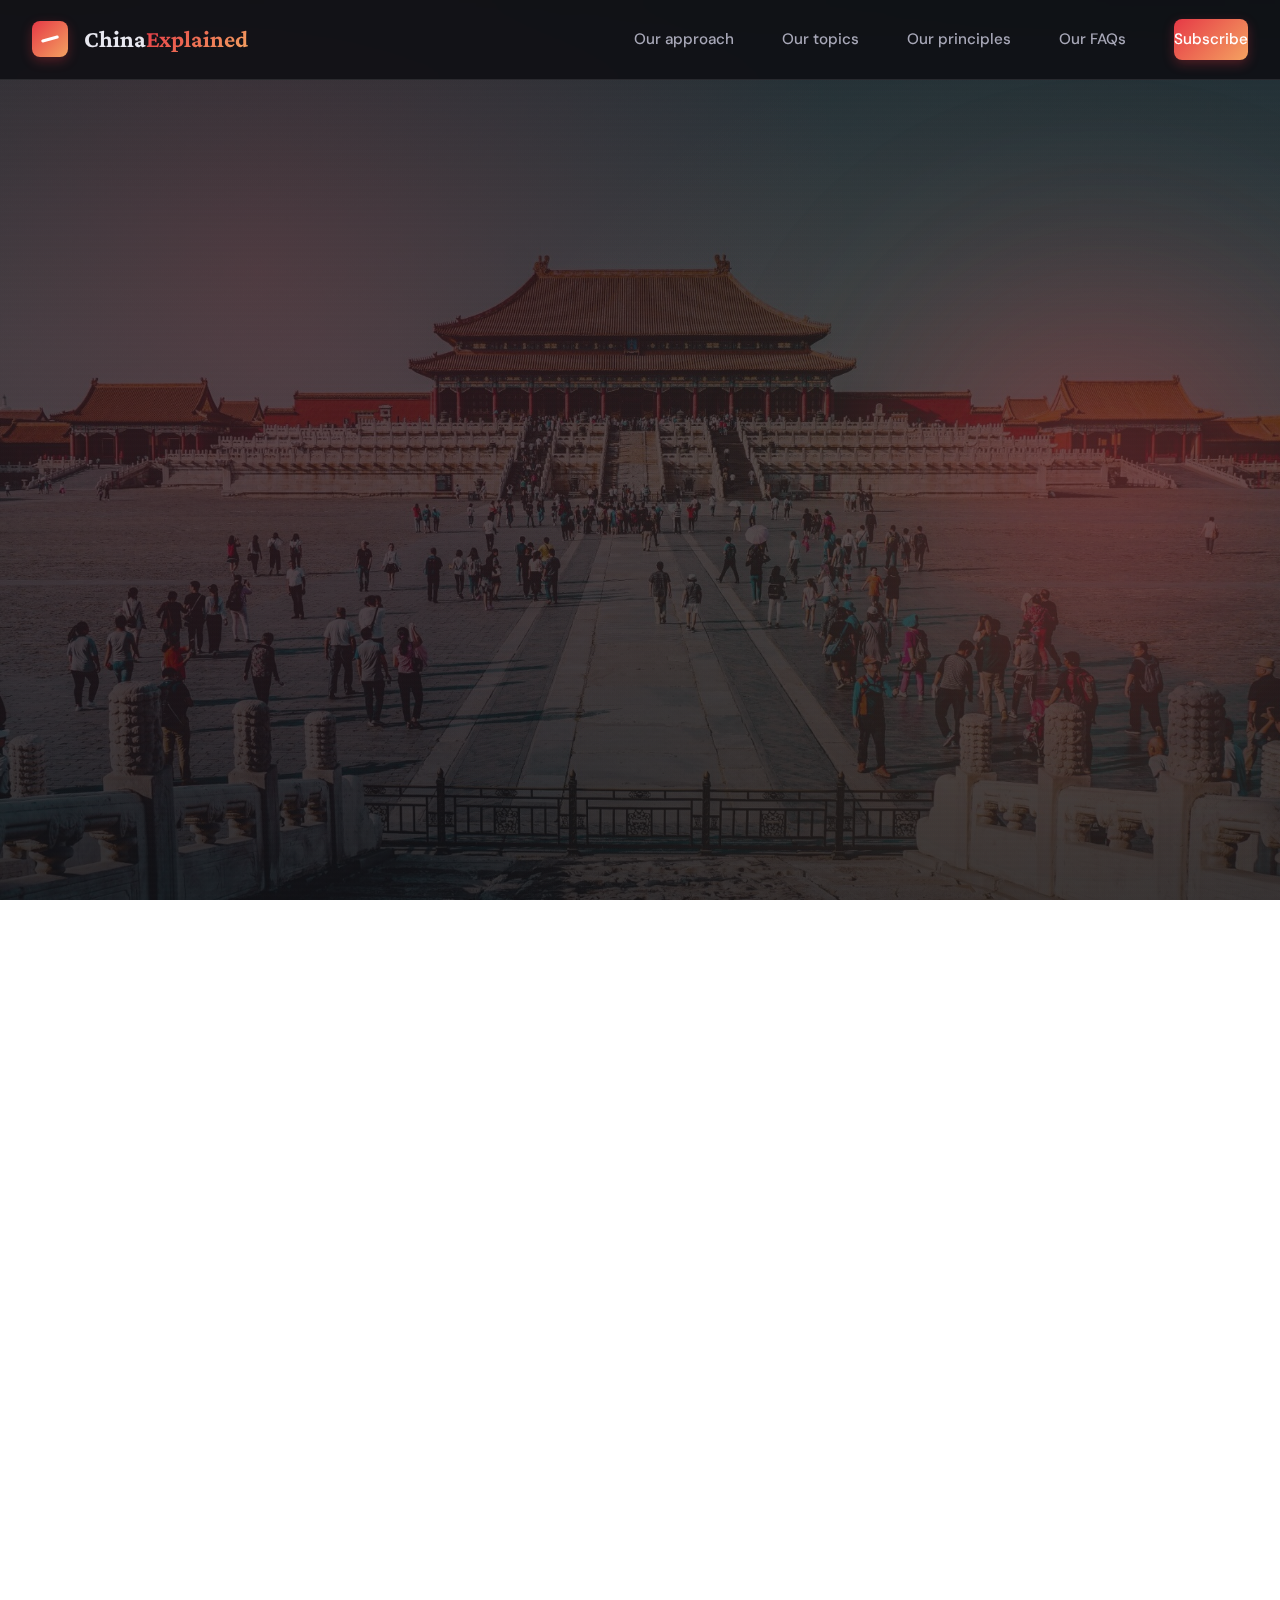
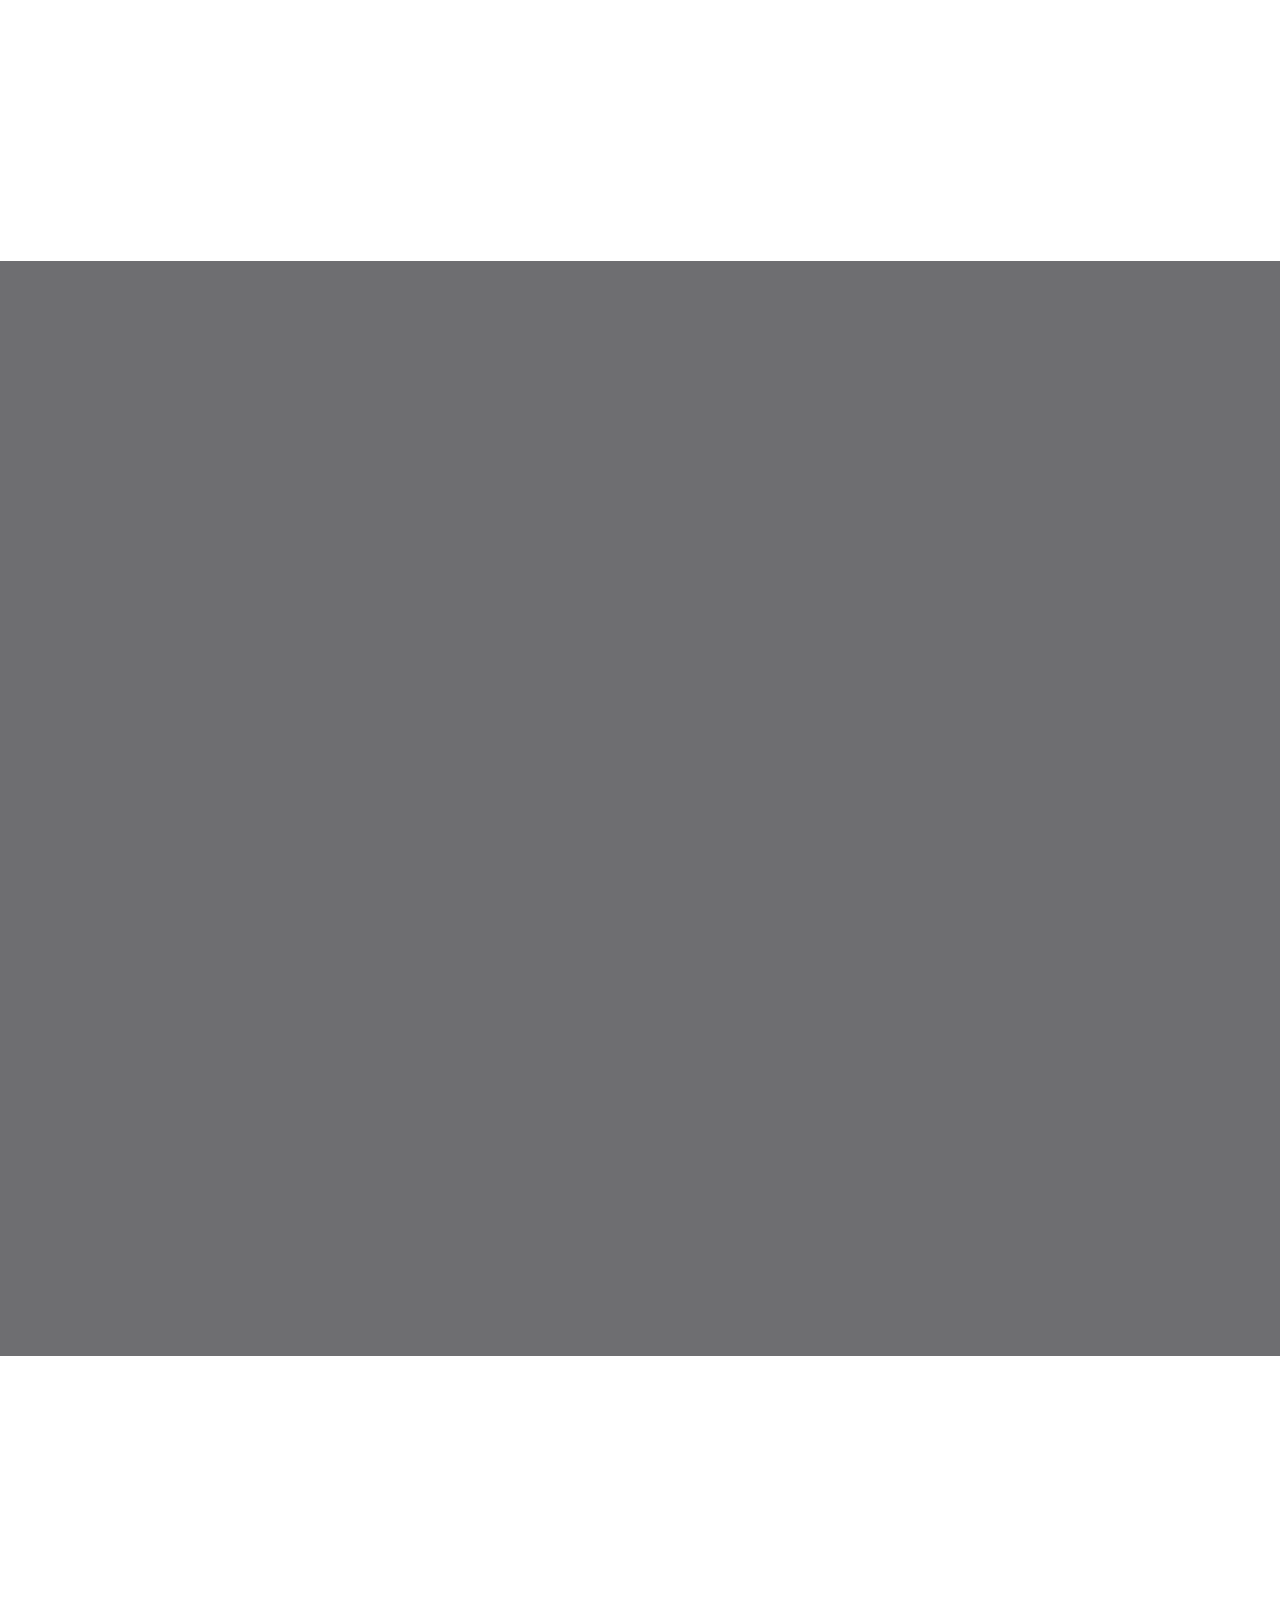
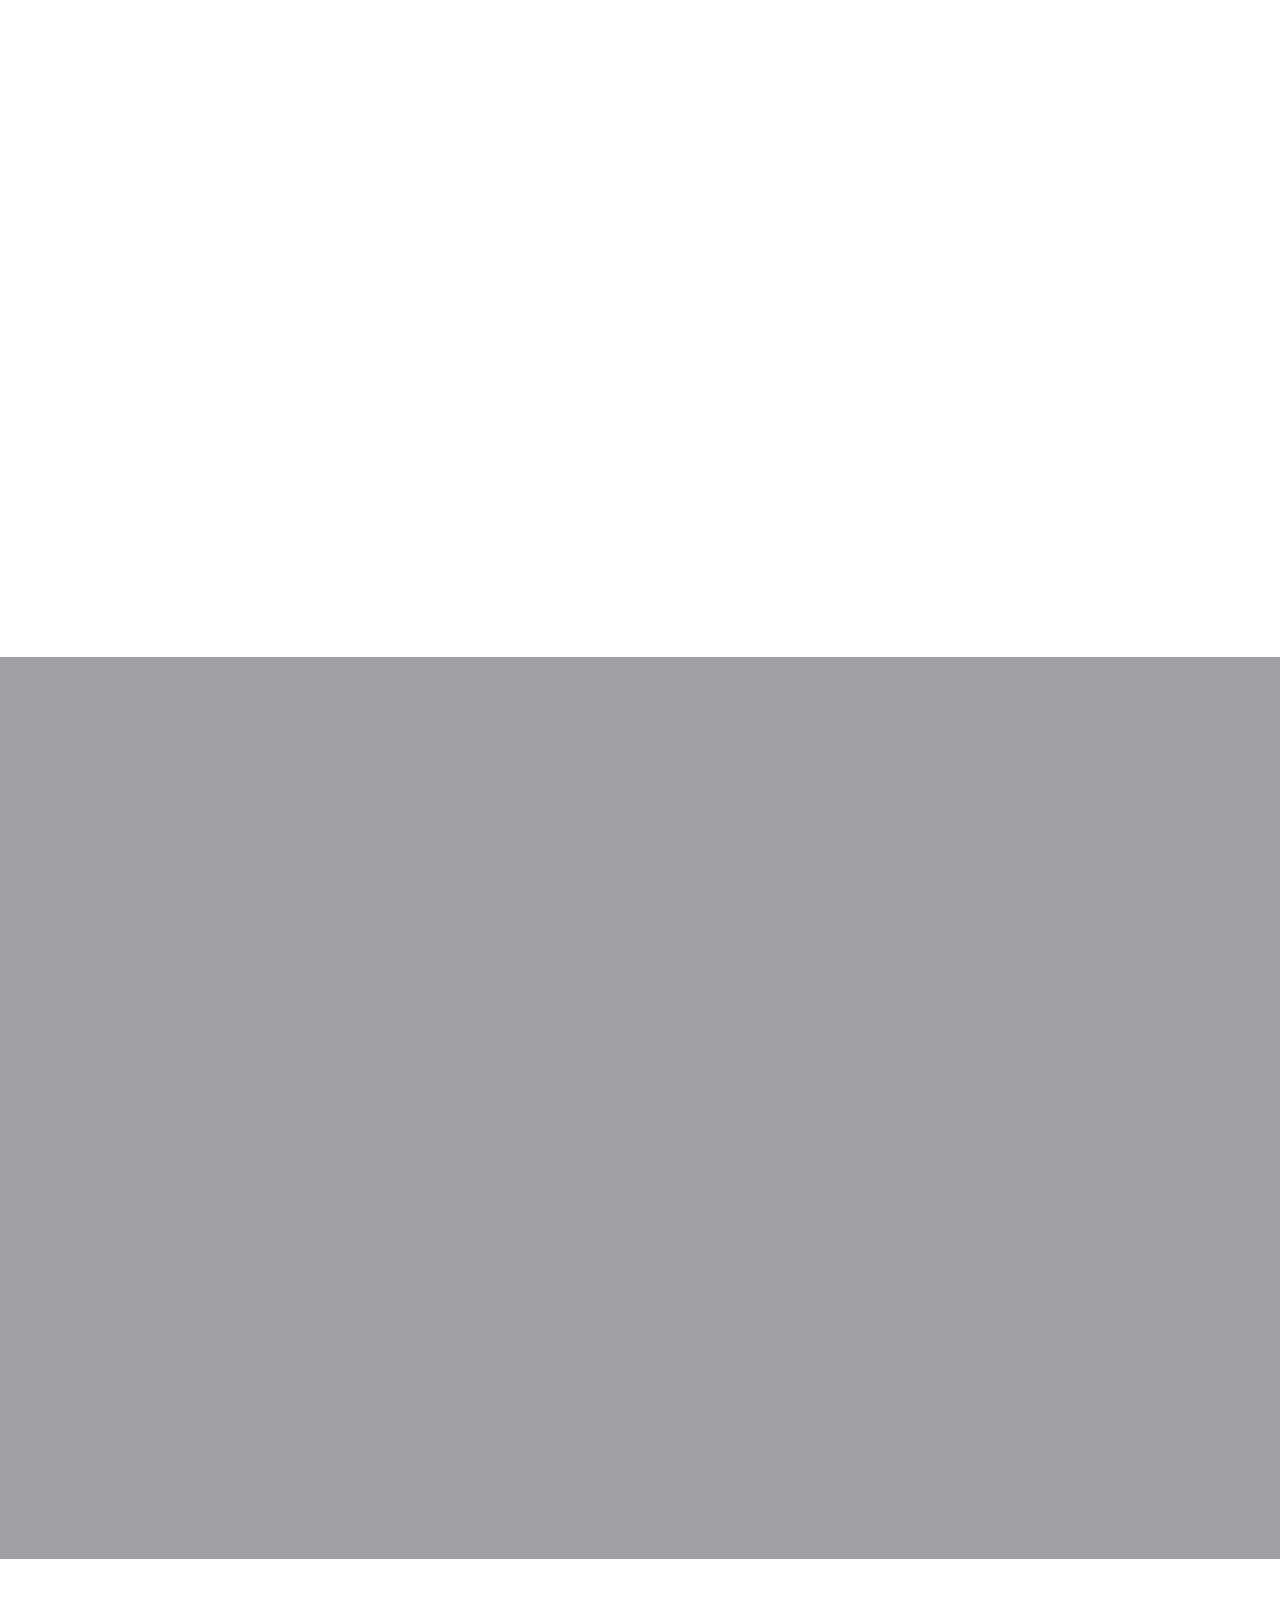
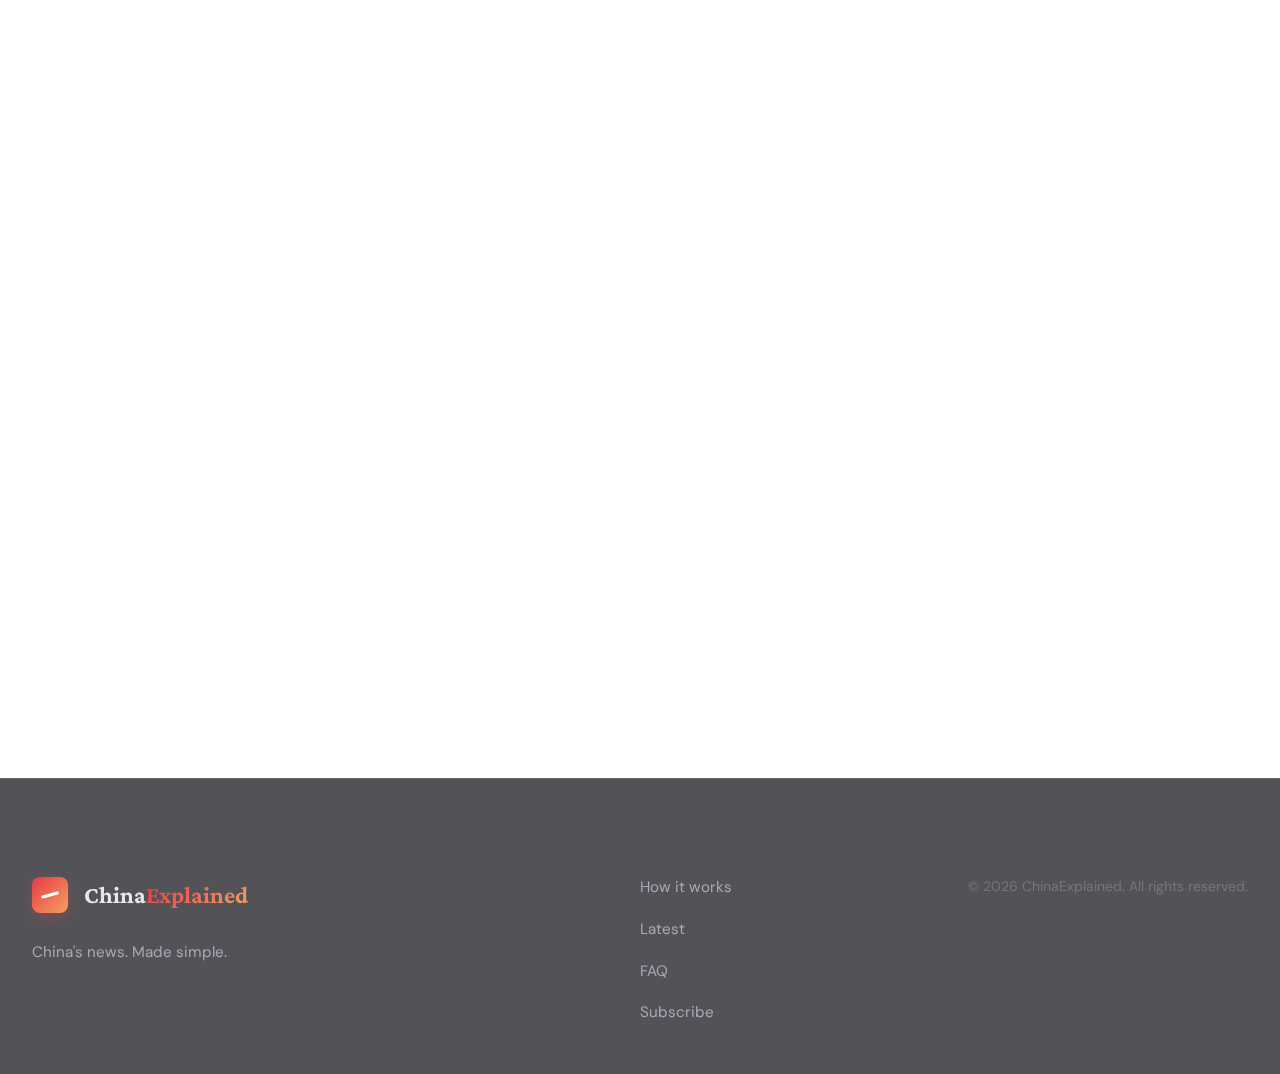
<file: index.html>
<!DOCTYPE html>
<html lang="en">
<head>
    <meta charset="UTF-8" />
    <meta name="viewport" content="width=device-width, initial-scale=1.0" />
    <title>ChinaExplained – Chinese News, Clearly Explained</title>
    <meta name="description" content="ChinaExplained turns complex Chinese news into clear, calm explanations for English readers with no prior knowledge." />
    
    <!-- Google Fonts -->
    <link rel="preconnect" href="https://fonts.googleapis.com">
    <link rel="preconnect" href="https://fonts.gstatic.com" crossorigin>
    <link href="https://fonts.googleapis.com/css2?family=Crimson+Pro:wght@300;400;600;700&family=DM+Sans:wght@400;500;700&display=swap" rel="stylesheet">
    
    <link rel="stylesheet" href="styles.css" />
</head>
<body>
    <!-- Parallax Background -->
    <div class="parallax-bg"></div>
    
    <!-- Header -->
    <header class="site-header">
        <div class="container header-inner">
            <div class="logo">
                <div class="logo-mark"></div>
                <span class="logo-text">China<span>Explained</span></span>
            </div>
            <nav class="main-nav">
                <a href="#how-it-works">Our approach</a>
                <a href="#latest">Our topics</a>
                <a href="#why-trust">Our principles</a>
                <a href="#faq">Our FAQs</a>
                <a href="#newsletter" class="nav-cta">Subscribe</a>
            </nav>
            <button class="mobile-menu-toggle" aria-label="Toggle menu">
                <span></span>
                <span></span>
                <span></span>
            </button>
        </div>
    </header>

    <main>
        <!-- Hero Section -->
        <section class="hero">
            <div class="container hero-inner">
                <div class="hero-content">
                    <p class="eyebrow" data-scroll-reveal>China’s news. Made simple.</p>
                    <h1 data-scroll-reveal data-delay="100">
                        Understand China's headlines<br />
                        <span class="gradient-text">without specialist knowledge.</span>
                    </h1>
                    <p class="hero-subtitle" data-scroll-reveal data-delay="200">
                        ChinaExplained breaks down complex stories into simple, structured explainers for readers with
                        <strong>zero</strong> prior knowledge.
                    </p>
                    <div class="hero-actions" data-scroll-reveal data-delay="300">
                        <a href="#latest" class="btn primary">
                            <span>Browse our topics</span>
                            <svg width="20" height="20" viewBox="0 0 24 24" fill="none" stroke="currentColor" stroke-width="2">
                                <path d="M5 12h14M12 5l7 7-7 7"/>
                            </svg>
                        </a>
                        <a href="#newsletter" class="btn ghost">Get weekly briefings</a>
                    </div>
                    <p class="hero-footnote" data-scroll-reveal data-delay="400">
                        No hot takes. No doom-scrolling. Just context, diagrams, and plain English.
                    </p>
                </div>
                
                <div class="hero-visual" data-scroll-reveal data-delay="200">
                    <a href="article-property.html" class="floating-card card-1">
                        <div class="card-content">
                            <span class="card-label">Today's explainer</span>
                            <h3>"Why everyone is talking about China's property market"</h3>
                            <div class="card-stats">
                                <span>📊 Economics</span>
                                <span>⏱️ 8 min read</span>
                            </div>
                        </div>
                    </a>
                    <div class="floating-card card-2">
                        <div class="card-content">
                            <span class="card-label">Breaking it down</span>
                            <ul class="breakdown-list">
                                <li>✓ What happened</li>
                                <li>✓ What you need to know</li>
                                <li>✓ Why it matters</li>
                            </ul>
                        </div>
                    </div>
                </div>
            </div>
        </section>

        <!-- How It Works -->
        <section id="how-it-works" class="section">
            <div class="container">
                <div class="section-header" data-scroll-reveal>
                    <span class="section-label">Our approach</span>
                    <h2>How ChinaExplained works</h2>
                    <p>Each piece follows a clear, consistent framework desinged to make complex stories easy to follow.</p>
                </div>
                
                <div class="steps-grid">
                    <div class="step-card" data-scroll-reveal data-delay="0">
                        <div class="step-number">01</div>
                        <h3>What happened</h3>
                        <p>A clear, jargon‑free explanation of the story. No acronyms, no assumed background.</p>
                        <div class="step-visual">
                            <div class="visual-line"></div>
                        </div>
                    </div>
                    
                    <div class="step-card" data-scroll-reveal data-delay="150">
                        <div class="step-number">02</div>
                        <h3>What you need to know</h3>
                        <p>Short sections and simple diagrams that explain the actors, institutions, timelines, and concepts behind the headline.</p>
                        <div class="step-visual">
                            <div class="visual-grid"></div>
                        </div>
                    </div>
                    
                    <div class="step-card" data-scroll-reveal data-delay="300">
                        <div class="step-number">03</div>
                        <h3>Why it matters</h3>
                        <p>A concise, sourced explanation of the implications — what this means for China, the world, and what to watch next.</p>
                        <div class="step-visual">
                            <div class="visual-circle"></div>
                        </div>
                    </div>
                </div>
            </div>
        </section>

        <!-- Latest Explainers -->
        <section id="latest" class="section section-dark">
            <div class="container">
                <div class="section-header" data-scroll-reveal>
                    <span class="section-label">Our Topics</span>
                    <h2>What our explainers cover</h2>
                    <p>In-depth analysis of the most important stories coming out of China.</p>
                </div>
                
                <div class="explainers-grid">
                    <article class="explainer-card" data-scroll-reveal data-delay="0">
                        <div class="card-tag economy">Economy</div>
                        <h3>China's property slowdown, explained calmly</h3>
                        <p>What "property crisis" actually means, how it affects ordinary families, and why global markets care.</p>
                        <ul class="card-features">
                            <li>Clear definitions of key terms</li>
                            <li>Timeline of how we got here</li>
                            <li>Signals to watch over the next year</li>
                        </ul>
                        <a href="economy.html" class="card-link">
                            Read more economics explainers
                            <svg width="16" height="16" viewBox="0 0 24 24" fill="none" stroke="currentColor" stroke-width="2">
                                <path d="M5 12h14M12 5l7 7-7 7"/>
                            </svg>
                        </a>
                    </article>
                    
                    <article class="explainer-card" data-scroll-reveal data-delay="150">
                        <div class="card-tag politics">Politics</div>
                        <h3>Who actually makes decisions in Beijing?</h3>
                        <p>A visual guide to the Party, the state, and the people behind the headlines.</p>
                        <ul class="card-features">
                            <li>Simple institutional map</li>
                            <li>Roles explained in one sentence each</li>
                            <li>How power flows in practice</li>
                        </ul>
                        <a href="politics.html" class="card-link">
                            Read more politics explainers
                            <svg width="16" height="16" viewBox="0 0 24 24" fill="none" stroke="currentColor" stroke-width="2">
                                <path d="M5 12h14M12 5l7 7-7 7"/>
                            </svg>
                        </a>
                    </article>
                    
                    <article class="explainer-card" data-scroll-reveal data-delay="300">
                        <div class="card-tag world">World</div>
                        <h3>China and the Global South</h3>
                        <p>Beyond buzzwords: how loans, infrastructure, and diplomacy actually work on the ground.</p>
                        <ul class="card-features">
                            <li>Key concepts unpacked</li>
                            <li>Case studies in plain language</li>
                            <li>What's changing in the next decade</li>
                        </ul>
                        <a href="world.html" class="card-link">
                            Read more world affairs explainers
                            <svg width="16" height="16" viewBox="0 0 24 24" fill="none" stroke="currentColor" stroke-width="2">
                                <path d="M5 12h14M12 5l7 7-7 7"/>
                            </svg>
                        </a>
                    </article>
                </div>
            </div>
        </section>

        <!-- Why Trust Us -->
        <section id="why-trust" class="section">
            <div class="container">
                <div class="section-header" data-scroll-reveal>
                    <span class="section-label">Our principles</span>
                    <h2>What makes ChinaExplained different</h2>
                    <p>Designed for readers who want clarity, not noise.</p>
                </div>
                
                <div class="values-grid">
                    <div class="value-card" data-scroll-reveal data-delay="0">
                        <div class="value-icon">📚</div>
                        <h3>Assume no prior knowledge</h3>
                        <p>We write as if you're smart and curious, but new to the topic. Every acronym and institution is introduced, not dropped in.</p>
                    </div>
                    
                    <div class="value-card" data-scroll-reveal data-delay="150">
                        <div class="value-icon">🎯</div>
                        <h3>Separate facts from analysis</h3>
                        <p>Each explainer clearly labels what is confirmed reporting, what is context, and what is interpretation.</p>
                    </div>
                    
                    <div class="value-card" data-scroll-reveal data-delay="300">
                        <div class="value-icon">✨</div>
                        <h3>Calm, minimal design</h3>
                        <p>No clutter, no autoplay, no dark patterns—just a quiet reading space where you can think.</p>
                    </div>
                </div>
            </div>
        </section>

        <!-- FAQ -->
        <section id="faq" class="section section-muted">
            <div class="container">
                <div class="section-header" data-scroll-reveal>
                    <span class="section-label">Our FAQs</span>
                    <h2>Questions you might have</h2>
                </div>
                
                <div class="faq-grid">
                    <div class="faq-item" data-scroll-reveal data-delay="0">
                        <h3>Do I need to know anything about China already?</h3>
                        <p>No. ChinaExplained is built for readers starting from scratch. If we use a term that needs context, we explain it.</p>
                    </div>
                    
                    <div class="faq-item" data-scroll-reveal data-delay="100">
                        <h3>Are you trying to push a particular view?</h3>
                        <p>Our goal is understanding, not persuasion. We focus on clarity, sourcing, and showing where experts disagree.</p>
                    </div>
                    
                    <div class="faq-item" data-scroll-reveal data-delay="200">
                        <h3>How often do you publish?</h3>
                        <p>We publish new explainers regularly and send a weekly briefing email to subscribers covering the most important developments.</p>
                    </div>
                    
                    <div class="faq-item" data-scroll-reveal data-delay="300">
                        <h3>Can I suggest topics?</h3>
                        <p>Yes. Each explainer includes a simple way to request follow-up pieces or related topics. We read every suggestion.</p>
                    </div>
                </div>
            </div>
        </section>

        <!-- Newsletter -->
        <section id="newsletter" class="section newsletter-section">
            <div class="container">
                <div class="newsletter-box" data-scroll-reveal>
                    <div class="newsletter-content">
                        <h2>Get weekly briefings</h2>
                        <p>Subscribe to receive our weekly email covering the most important China news, explained clearly and concisely.</p>
                        
                        <form class="newsletter-form" action="#" method="post">
                            <div class="form-group">
                                <input type="email" id="email" name="email" placeholder="you@example.com" required />
                                <button type="submit" class="btn primary">
                                    <span>Subscribe</span>
                                </button>
                            </div>
                        </form>
                        
                        <p class="form-note">No spam, ever. Unsubscribe anytime.</p>
                    </div>
                </div>
            </div>
        </section>
    </main>

    <!-- Footer -->
    <footer class="site-footer">
        <div class="container footer-inner">
            <div class="footer-brand">
                <div class="logo">
                    <div class="logo-mark"></div>
                    <span class="logo-text">China<span>Explained</span></span>
                </div>
                <p>China's news. Made simple.</p>
            </div>
            <div class="footer-links">
                <a href="#how-it-works">How it works</a>
                <a href="#latest">Latest</a>
                <a href="#faq">FAQ</a>
                <a href="#newsletter">Subscribe</a>
            </div>
            <div class="footer-copy">
                <p>© <span id="year"></span> ChinaExplained. All rights reserved.</p>
            </div>
        </div>
    </footer>

    <script src="main.js"></script>
</body>
</html>
</file>
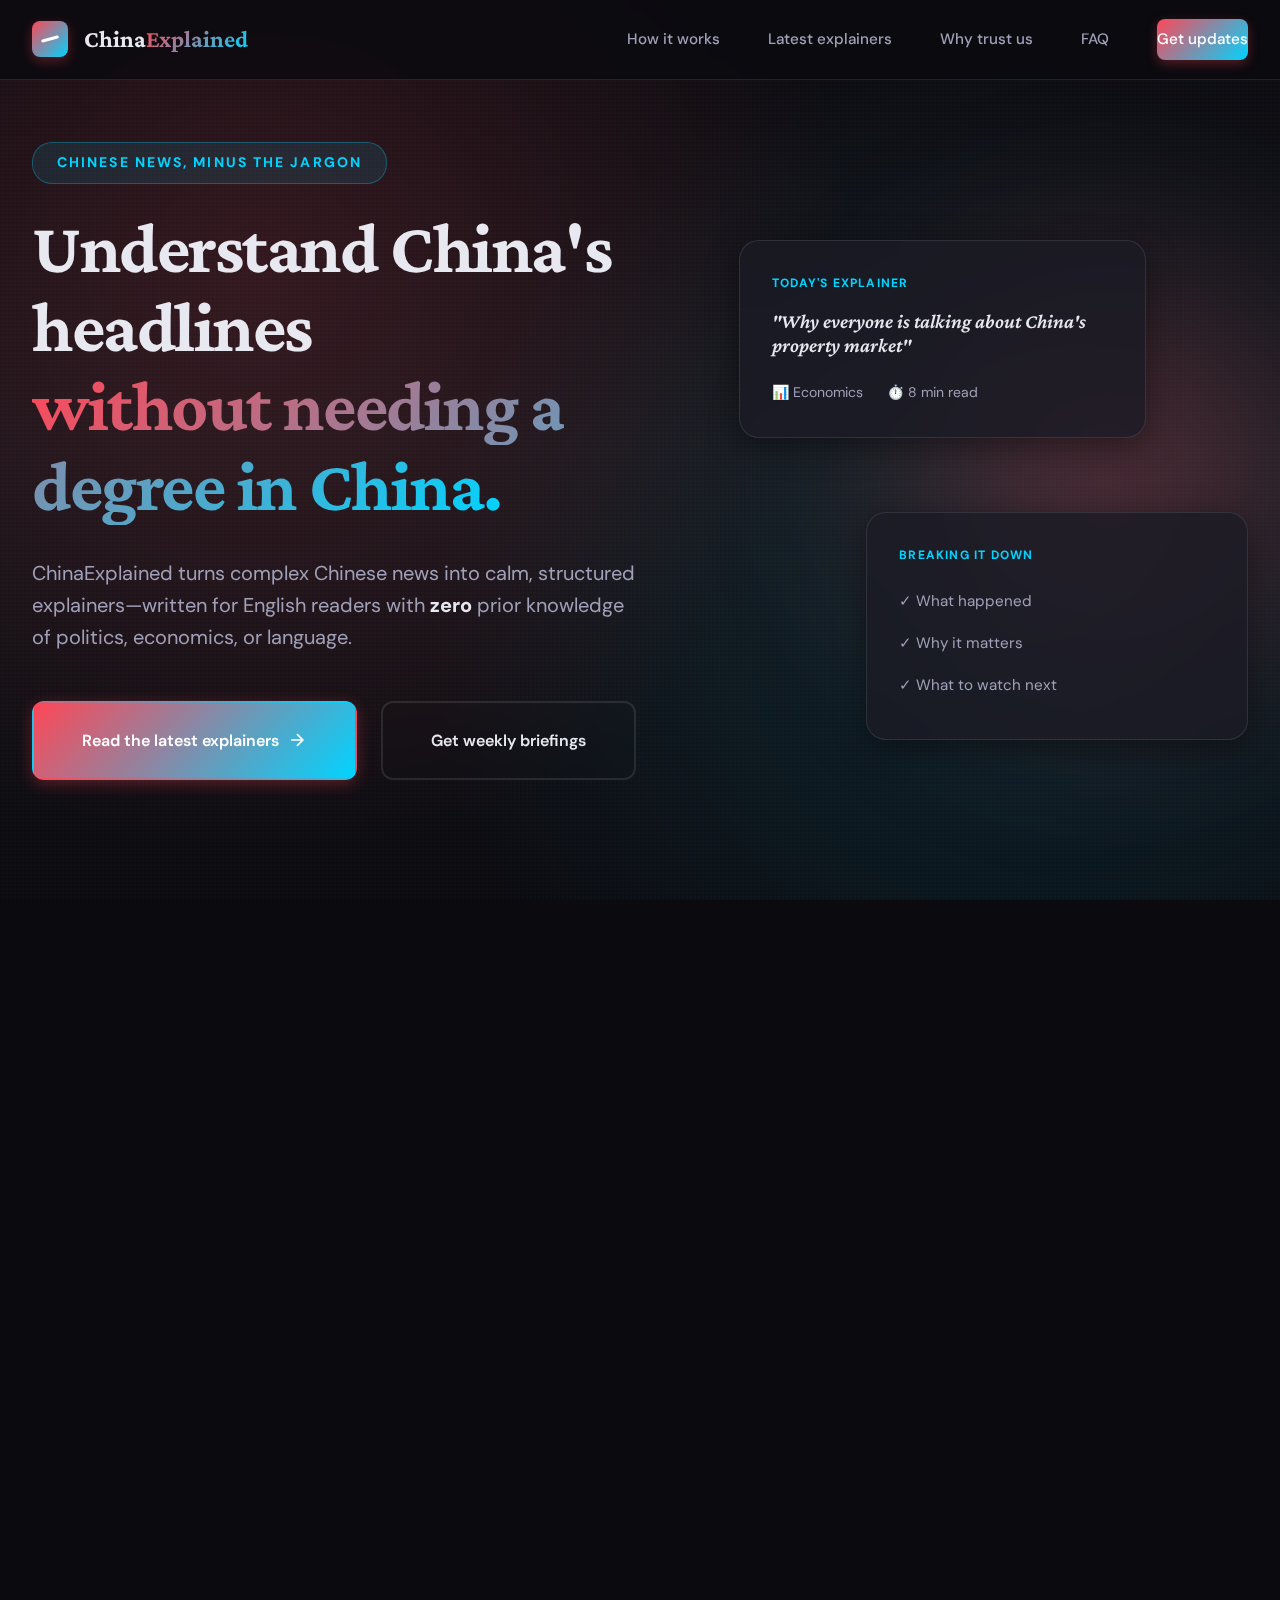
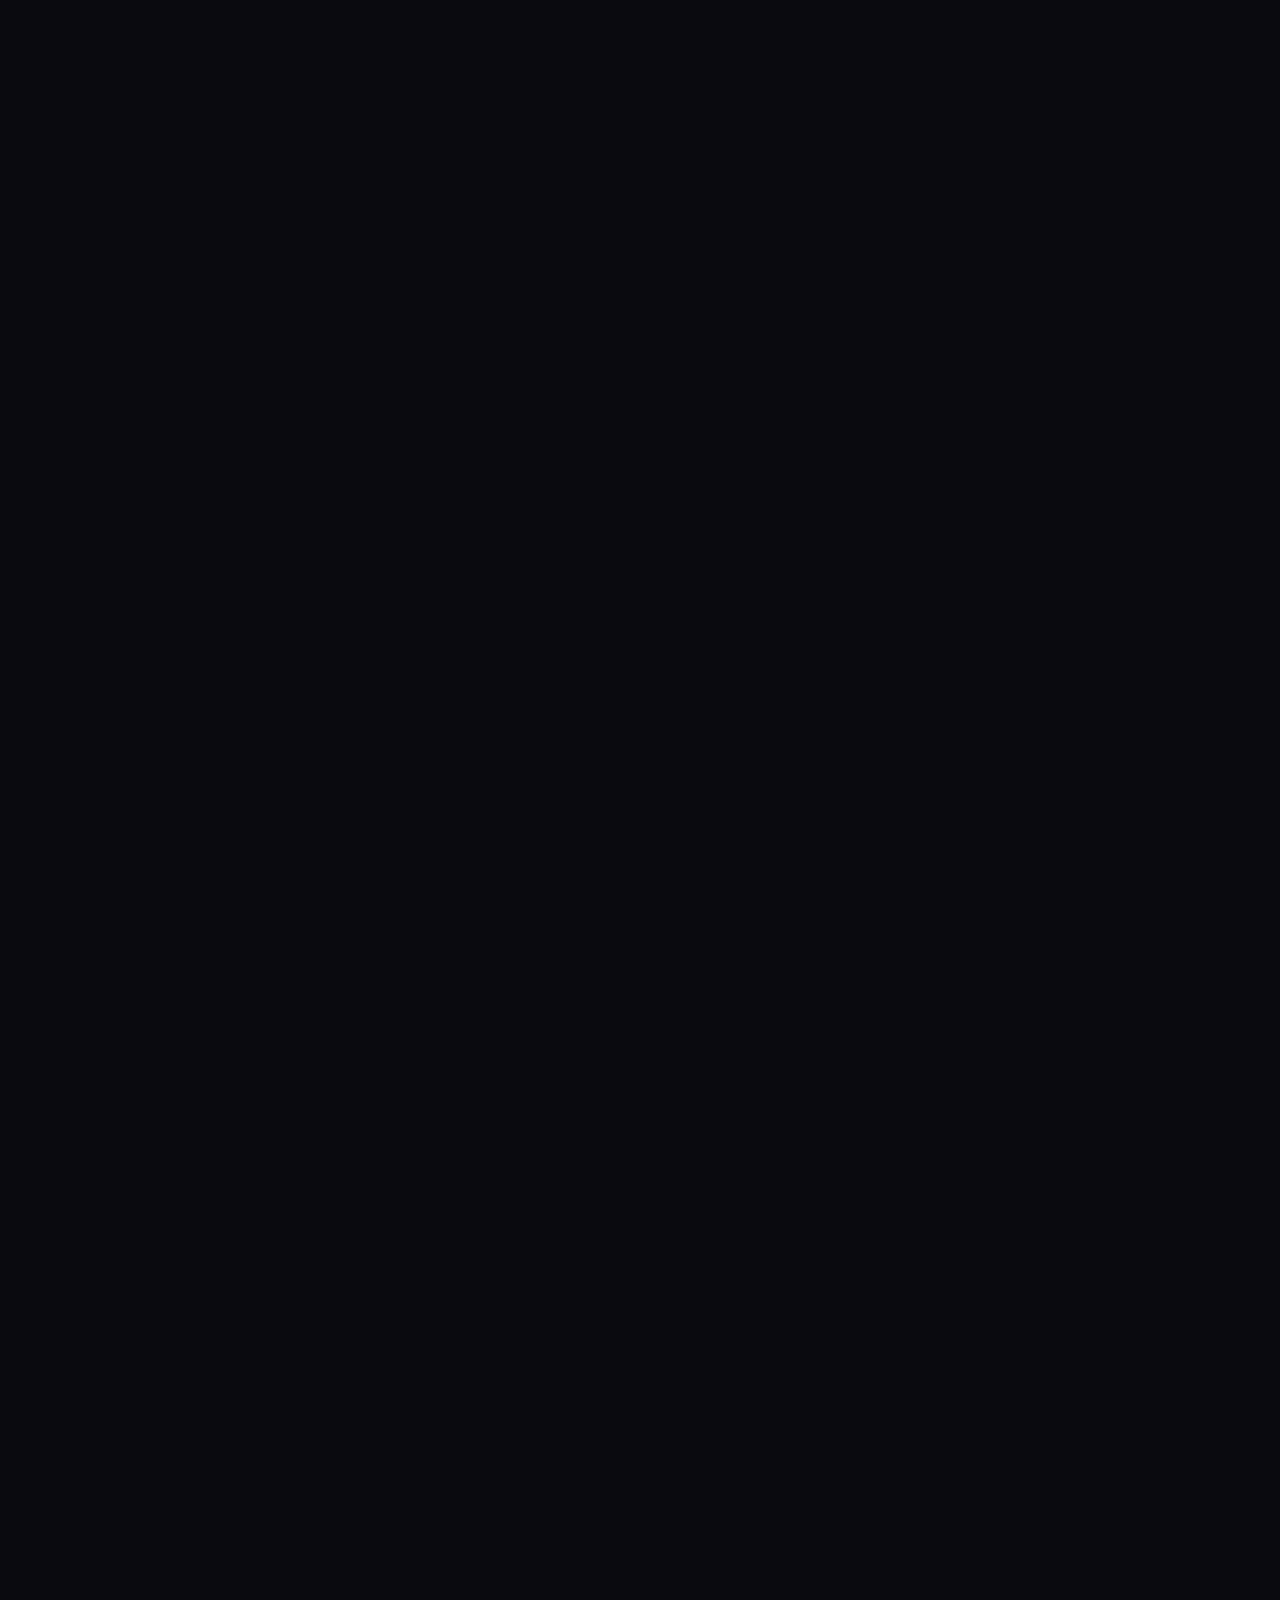
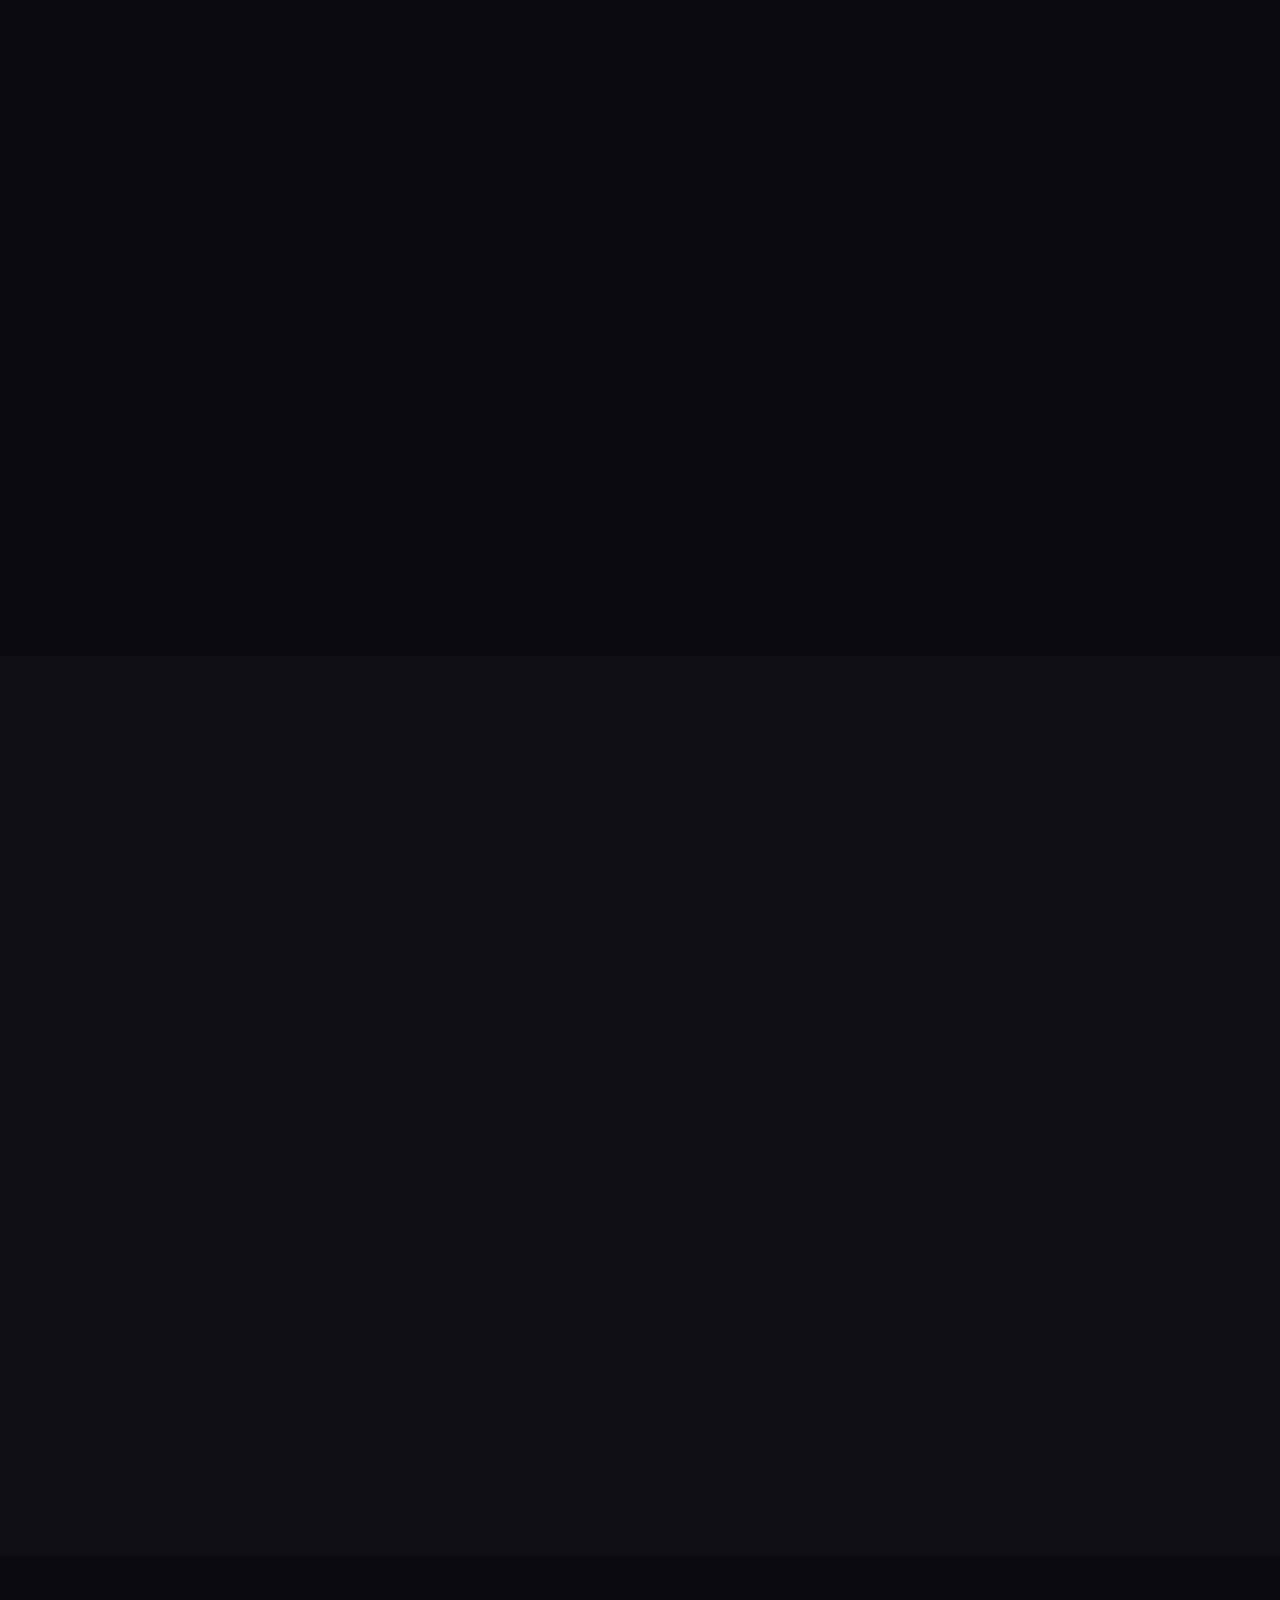
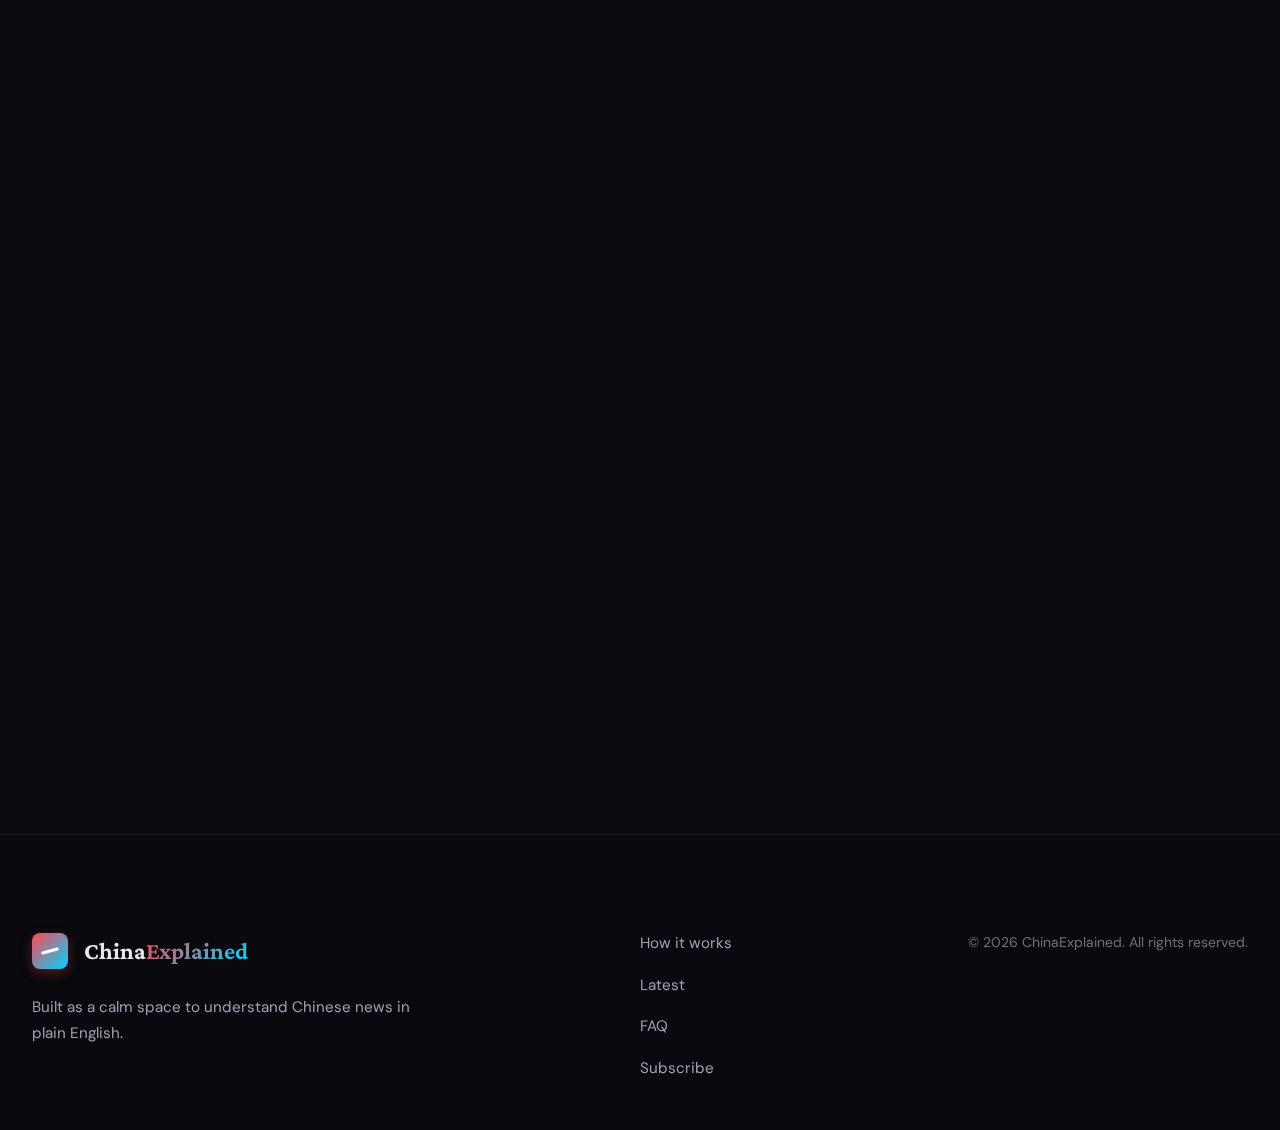
<file: ChinaExplained-fixed/index.html>
<!DOCTYPE html>
<html lang="en">
<head>
    <meta charset="UTF-8" />
    <meta name="viewport" content="width=device-width, initial-scale=1.0" />
    <title>ChinaExplained – Chinese News, Clearly Explained</title>
    <meta name="description" content="ChinaExplained turns complex Chinese news into clear, calm explanations for English readers with no prior knowledge." />
    
    <!-- Google Fonts -->
    <link rel="preconnect" href="https://fonts.googleapis.com">
    <link rel="preconnect" href="https://fonts.gstatic.com" crossorigin>
    <link href="https://fonts.googleapis.com/css2?family=Crimson+Pro:wght@300;400;600;700&family=DM+Sans:wght@400;500;700&display=swap" rel="stylesheet">
    
    <link rel="stylesheet" href="styles.css" />
</head>
<body>
    <!-- Parallax Background -->
    <div class="parallax-bg"></div>
    
    <!-- Header -->
    <header class="site-header">
        <div class="container header-inner">
            <div class="logo">
                <div class="logo-mark"></div>
                <span class="logo-text">China<span>Explained</span></span>
            </div>
            <nav class="main-nav">
                <a href="#how-it-works">How it works</a>
                <a href="#latest">Latest explainers</a>
                <a href="#why-trust">Why trust us</a>
                <a href="#faq">FAQ</a>
                <a href="#newsletter" class="nav-cta">Get updates</a>
            </nav>
            <button class="mobile-menu-toggle" aria-label="Toggle menu">
                <span></span>
                <span></span>
                <span></span>
            </button>
        </div>
    </header>

    <main>
        <!-- Hero Section -->
        <section class="hero">
            <div class="container hero-inner">
                <div class="hero-content">
                    <p class="eyebrow" data-scroll-reveal>Chinese news, minus the jargon</p>
                    <h1 data-scroll-reveal data-delay="100">
                        Understand China's headlines<br />
                        <span class="gradient-text">without needing a degree in China.</span>
                    </h1>
                    <p class="hero-subtitle" data-scroll-reveal data-delay="200">
                        ChinaExplained turns complex Chinese news into calm, structured explainers—written for English readers with
                        <strong>zero</strong> prior knowledge of politics, economics, or language.
                    </p>
                    <div class="hero-actions" data-scroll-reveal data-delay="300">
                        <a href="#latest" class="btn primary">
                            <span>Read the latest explainers</span>
                            <svg width="20" height="20" viewBox="0 0 24 24" fill="none" stroke="currentColor" stroke-width="2">
                                <path d="M5 12h14M12 5l7 7-7 7"/>
                            </svg>
                        </a>
                        <a href="#newsletter" class="btn ghost">Get weekly briefings</a>
                    </div>
                    <p class="hero-footnote" data-scroll-reveal data-delay="400">
                        No hot takes. No doom-scrolling. Just context, diagrams, and plain English.
                    </p>
                </div>
                
                <div class="hero-visual" data-scroll-reveal data-delay="200">
                    <div class="floating-card card-1">
                        <div class="card-content">
                            <span class="card-label">Today's explainer</span>
                            <h3>"Why everyone is talking about China's property market"</h3>
                            <div class="card-stats">
                                <span>📊 Economics</span>
                                <span>⏱️ 8 min read</span>
                            </div>
                        </div>
                    </div>
                    <div class="floating-card card-2">
                        <div class="card-content">
                            <span class="card-label">Breaking it down</span>
                            <ul class="breakdown-list">
                                <li>✓ What happened</li>
                                <li>✓ Why it matters</li>
                                <li>✓ What to watch next</li>
                            </ul>
                        </div>
                    </div>
                </div>
            </div>
        </section>

        <!-- How It Works -->
        <section id="how-it-works" class="section">
            <div class="container">
                <div class="section-header" data-scroll-reveal>
                    <span class="section-label">Our approach</span>
                    <h2>How ChinaExplained works</h2>
                    <p>Every piece follows the same calm, predictable structure so you always know where you are.</p>
                </div>
                
                <div class="steps-grid">
                    <div class="step-card" data-scroll-reveal data-delay="0">
                        <div class="step-number">01</div>
                        <h3>Start with the headline</h3>
                        <p>We restate the story in one or two plain-English sentences—no acronyms, no assumed background.</p>
                        <div class="step-visual">
                            <div class="visual-line"></div>
                        </div>
                    </div>
                    
                    <div class="step-card" data-scroll-reveal data-delay="150">
                        <div class="step-number">02</div>
                        <h3>Build the missing context</h3>
                        <p>Short sections and simple diagrams explain who's involved, what the institutions are, and how we got here.</p>
                        <div class="step-visual">
                            <div class="visual-grid"></div>
                        </div>
                    </div>
                    
                    <div class="step-card" data-scroll-reveal data-delay="300">
                        <div class="step-number">03</div>
                        <h3>Zoom out to the bigger picture</h3>
                        <p>We end with "Why this matters" and "What to watch next"—grounded, sourced, and clearly labelled as analysis.</p>
                        <div class="step-visual">
                            <div class="visual-circle"></div>
                        </div>
                    </div>
                </div>
            </div>
        </section>

        <!-- Latest Explainers -->
        <section id="latest" class="section section-dark">
            <div class="container">
                <div class="section-header" data-scroll-reveal>
                    <span class="section-label">Sample topics</span>
                    <h2>Latest explainers</h2>
                    <p>Example topics to show how the site will feel once live.</p>
                </div>
                
                <div class="explainers-grid">
                    <article class="explainer-card" data-scroll-reveal data-delay="0">
                        <div class="card-tag economy">Economy</div>
                        <h3>China's property slowdown, explained calmly</h3>
                        <p>What "property crisis" actually means, how it affects ordinary families, and why global markets care.</p>
                        <ul class="card-features">
                            <li>Clear definitions of key terms</li>
                            <li>Timeline of how we got here</li>
                            <li>Signals to watch over the next year</li>
                        </ul>
                        <a href="#newsletter" class="card-link">
                            Get this explainer when we launch
                            <svg width="16" height="16" viewBox="0 0 24 24" fill="none" stroke="currentColor" stroke-width="2">
                                <path d="M5 12h14M12 5l7 7-7 7"/>
                            </svg>
                        </a>
                    </article>
                    
                    <article class="explainer-card" data-scroll-reveal data-delay="150">
                        <div class="card-tag politics">Politics</div>
                        <h3>Who actually makes decisions in Beijing?</h3>
                        <p>A visual guide to the Party, the state, and the people behind the headlines.</p>
                        <ul class="card-features">
                            <li>Simple institutional map</li>
                            <li>Roles explained in one sentence each</li>
                            <li>How power flows in practice</li>
                        </ul>
                        <a href="#newsletter" class="card-link">
                            Get this explainer when we launch
                            <svg width="16" height="16" viewBox="0 0 24 24" fill="none" stroke="currentColor" stroke-width="2">
                                <path d="M5 12h14M12 5l7 7-7 7"/>
                            </svg>
                        </a>
                    </article>
                    
                    <article class="explainer-card" data-scroll-reveal data-delay="300">
                        <div class="card-tag world">World</div>
                        <h3>China and the Global South</h3>
                        <p>Beyond buzzwords: how loans, infrastructure, and diplomacy actually work on the ground.</p>
                        <ul class="card-features">
                            <li>Key concepts unpacked</li>
                            <li>Case studies in plain language</li>
                            <li>What's changing in the next decade</li>
                        </ul>
                        <a href="#newsletter" class="card-link">
                            Get this explainer when we launch
                            <svg width="16" height="16" viewBox="0 0 24 24" fill="none" stroke="currentColor" stroke-width="2">
                                <path d="M5 12h14M12 5l7 7-7 7"/>
                            </svg>
                        </a>
                    </article>
                </div>
            </div>
        </section>

        <!-- Why Trust Us -->
        <section id="why-trust" class="section">
            <div class="container">
                <div class="section-header" data-scroll-reveal>
                    <span class="section-label">Our principles</span>
                    <h2>What makes ChinaExplained different</h2>
                    <p>Designed for readers who want clarity, not noise.</p>
                </div>
                
                <div class="values-grid">
                    <div class="value-card" data-scroll-reveal data-delay="0">
                        <div class="value-icon">📚</div>
                        <h3>Assume no prior knowledge</h3>
                        <p>We write as if you're smart and curious, but new to the topic. Every acronym and institution is introduced, not dropped in.</p>
                    </div>
                    
                    <div class="value-card" data-scroll-reveal data-delay="150">
                        <div class="value-icon">🎯</div>
                        <h3>Separate facts from analysis</h3>
                        <p>Each explainer clearly labels what is confirmed reporting, what is context, and what is interpretation.</p>
                    </div>
                    
                    <div class="value-card" data-scroll-reveal data-delay="300">
                        <div class="value-icon">✨</div>
                        <h3>Calm, minimal design</h3>
                        <p>No clutter, no autoplay, no dark patterns—just a quiet reading space where you can think.</p>
                    </div>
                </div>
            </div>
        </section>

        <!-- FAQ -->
        <section id="faq" class="section section-muted">
            <div class="container">
                <div class="section-header" data-scroll-reveal>
                    <span class="section-label">Common questions</span>
                    <h2>Questions you might have</h2>
                </div>
                
                <div class="faq-grid">
                    <div class="faq-item" data-scroll-reveal data-delay="0">
                        <h3>Do I need to know anything about China already?</h3>
                        <p>No. ChinaExplained is built for readers starting from scratch. If we use a term that needs context, we explain it.</p>
                    </div>
                    
                    <div class="faq-item" data-scroll-reveal data-delay="100">
                        <h3>Are you trying to push a particular view?</h3>
                        <p>Our goal is understanding, not persuasion. We focus on clarity, sourcing, and showing where experts disagree.</p>
                    </div>
                    
                    <div class="faq-item" data-scroll-reveal data-delay="200">
                        <h3>How often will you publish?</h3>
                        <p>At launch, we'll focus on a small number of high-quality explainers and a weekly briefing email.</p>
                    </div>
                    
                    <div class="faq-item" data-scroll-reveal data-delay="300">
                        <h3>Can I suggest topics?</h3>
                        <p>Yes. Once live, each explainer will include a simple way to request follow-up pieces or related topics.</p>
                    </div>
                </div>
            </div>
        </section>

        <!-- Newsletter -->
        <section id="newsletter" class="section newsletter-section">
            <div class="container">
                <div class="newsletter-box" data-scroll-reveal>
                    <div class="newsletter-content">
                        <h2>Get the first explainers when we launch</h2>
                        <p>Leave your email and we'll send you a short, readable briefing when ChinaExplained goes live—no spam, ever.</p>
                        
                        <form class="newsletter-form" action="#" method="post">
                            <div class="form-group">
                                <input type="email" id="email" name="email" placeholder="you@example.com" required />
                                <button type="submit" class="btn primary">
                                    <span>Notify me</span>
                                </button>
                            </div>
                        </form>
                        
                        <p class="form-note">This is a demo form. Connect it to your email provider before launch.</p>
                    </div>
                </div>
            </div>
        </section>
    </main>

    <!-- Footer -->
    <footer class="site-footer">
        <div class="container footer-inner">
            <div class="footer-brand">
                <div class="logo">
                    <div class="logo-mark"></div>
                    <span class="logo-text">China<span>Explained</span></span>
                </div>
                <p>Built as a calm space to understand Chinese news in plain English.</p>
            </div>
            <div class="footer-links">
                <a href="#how-it-works">How it works</a>
                <a href="#latest">Latest</a>
                <a href="#faq">FAQ</a>
                <a href="#newsletter">Subscribe</a>
            </div>
            <div class="footer-copy">
                <p>© <span id="year"></span> ChinaExplained. All rights reserved.</p>
            </div>
        </div>
    </footer>

    <script src="main.js"></script>
</body>
</html>
</file>
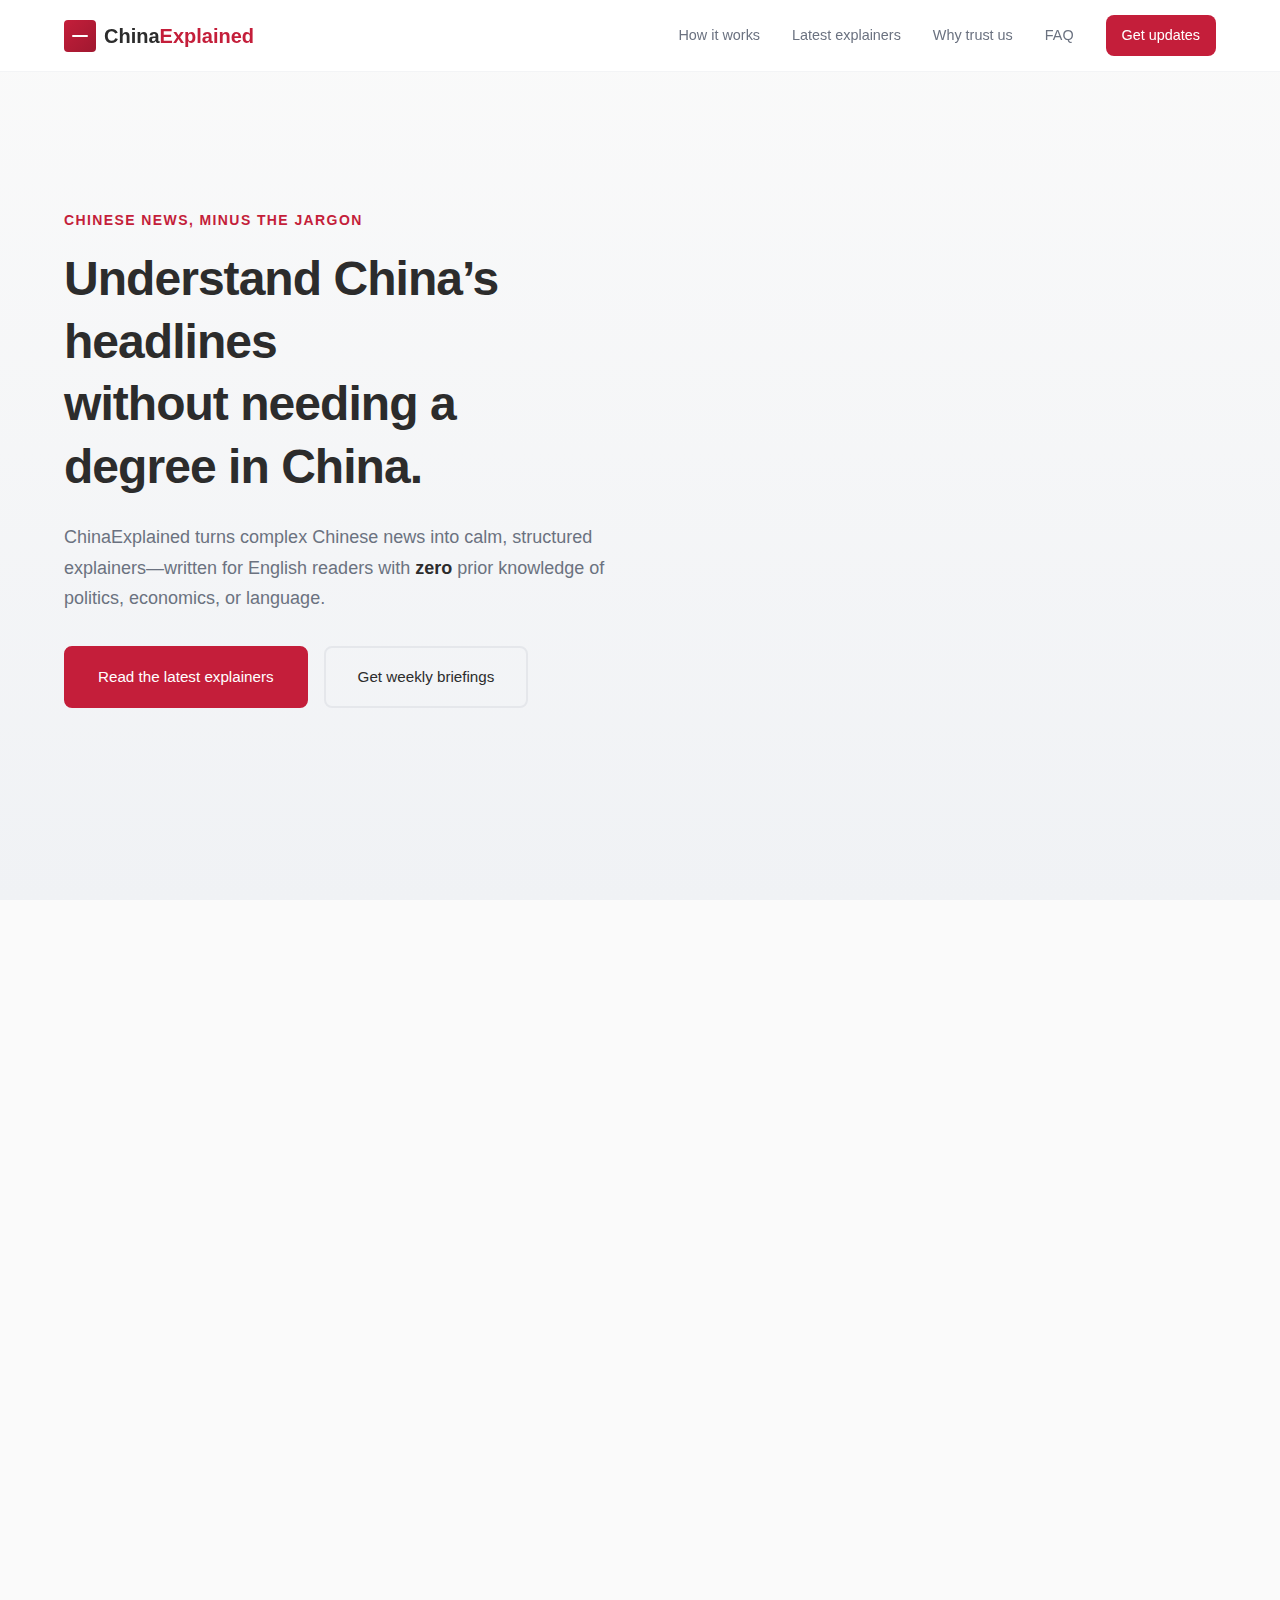
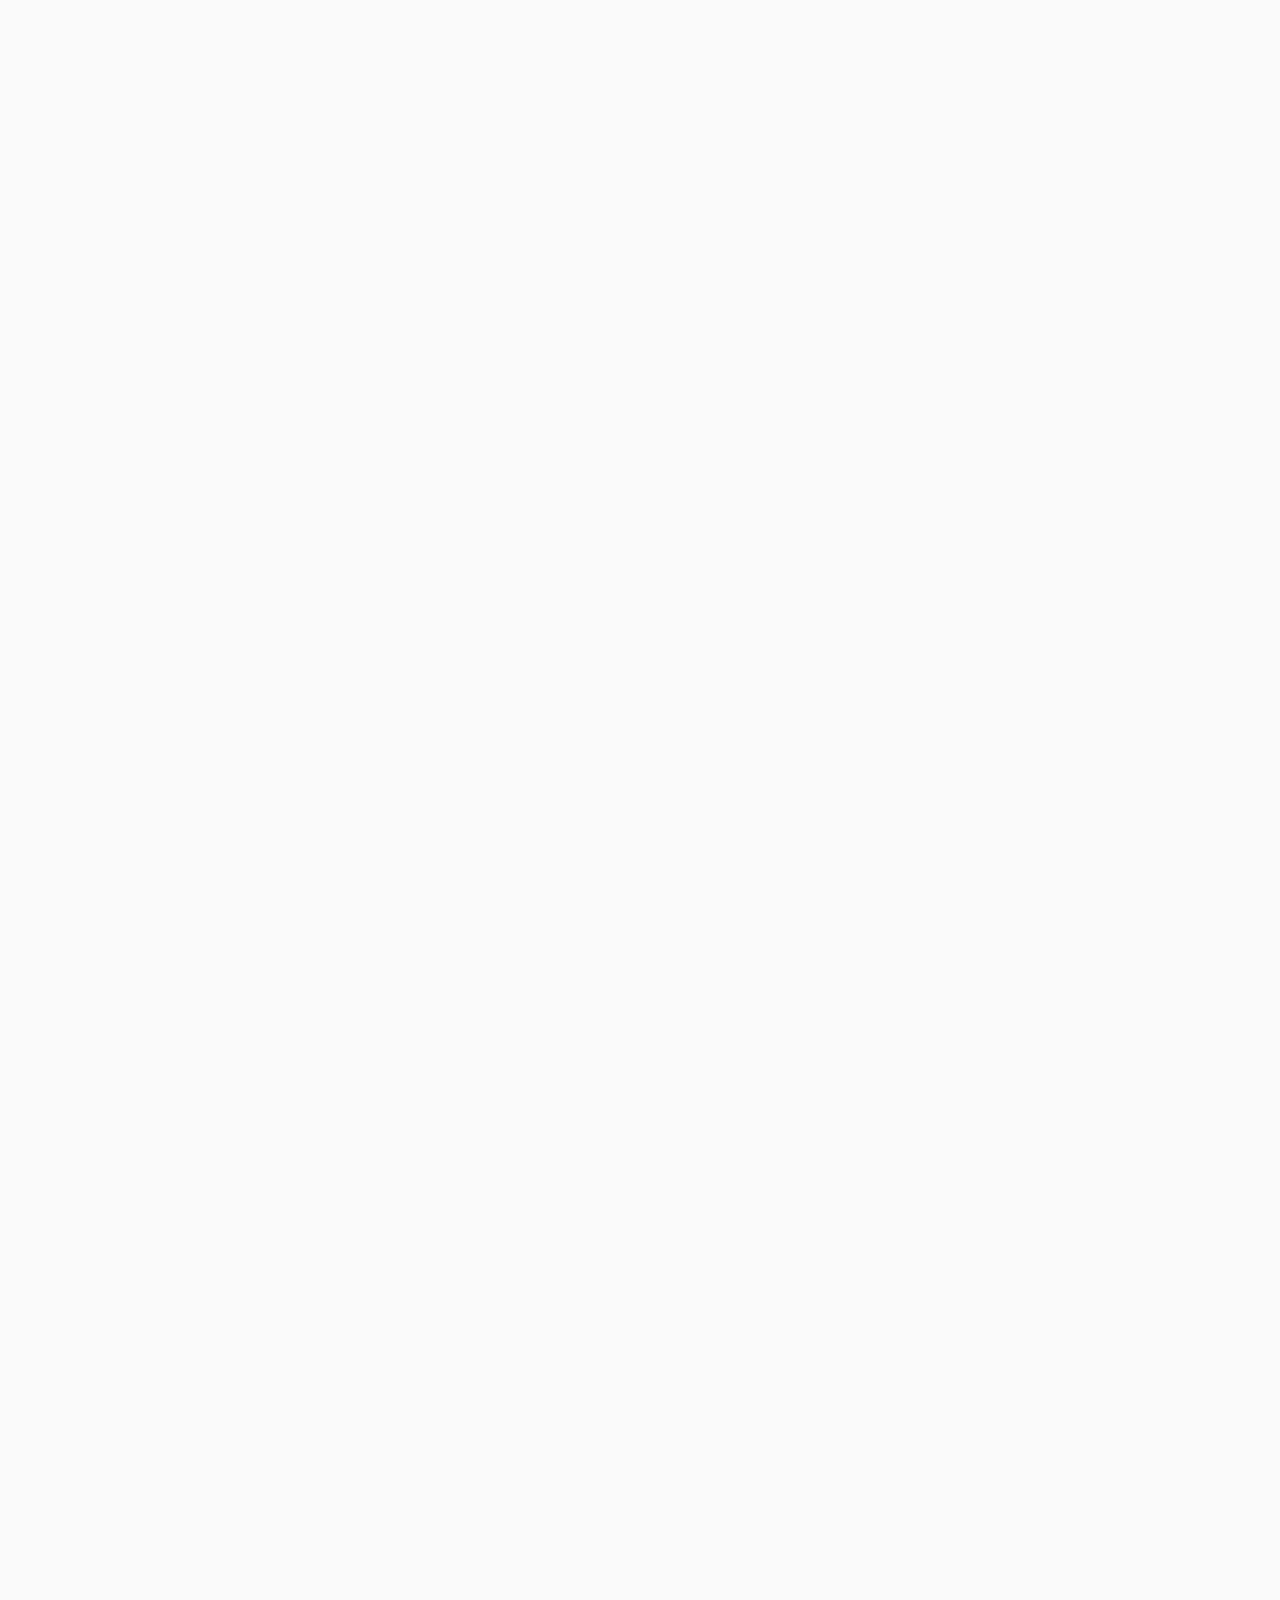
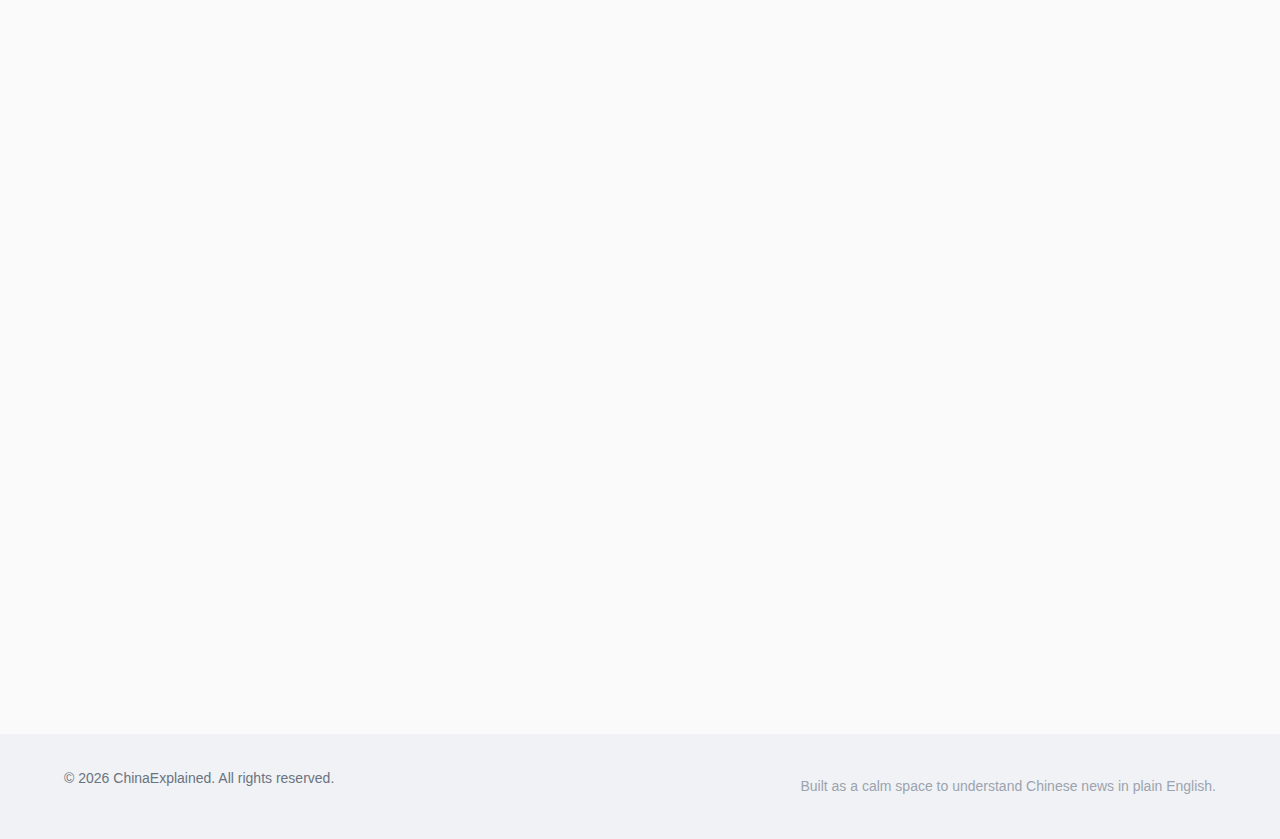
<file: ChinaExplained-main/index.html>
<!DOCTYPE html>
<html lang="en">
<head>
    <meta charset="UTF-8" />
    <meta name="viewport" content="width=device-width, initial-scale=1.0" />
    <title>ChinaExplained – Chinese News, Clearly Explained</title>
    <meta name="description" content="ChinaExplained turns complex Chinese news into clear, calm explanations for English readers with no prior knowledge." />

    <link rel="stylesheet" href="css/styles.css" />
</head>
<body>
    <!-- =========================
         HEADER & NAV
    ========================== -->
    <header class="site-header">
        <div class="container header-inner">
            <div class="logo">
                <span class="logo-mark"></span>
                <span class="logo-text">China<span>Explained</span></span>
            </div>
            <nav class="main-nav">
                <a href="#how-it-works">How it works</a>
                <a href="#latest">Latest explainers</a>
                <a href="#why-trust">Why trust us</a>
                <a href="#faq">FAQ</a>
                <a href="#newsletter" class="nav-cta">Get updates</a>
            </nav>
        </div>
    </header>

    <!-- =========================
         HERO
    ========================== -->
    <main>
        <section class="hero">
            <div class="container hero-inner">
                <div class="hero-copy">
                    <p class="eyebrow fade-in">Chinese news, minus the jargon</p>
                    <h1 class="fade-in">Understand China’s headlines<br />without needing a degree in China.</h1>
                    <p class="hero-subtitle fade-in">
                        ChinaExplained turns complex Chinese news into calm, structured explainers—written for English readers with
                        <strong>zero</strong> prior knowledge of politics, economics, or language.
                    </p>
                    <div class="hero-actions fade-in">
                        <a href="#latest" class="btn primary">Read the latest explainers</a>
                        <a href="#newsletter" class="btn ghost">Get weekly briefings</a>
                    </div>
                    <p class="hero-footnote fade-in">
                        No hot takes. No doom-scrolling. Just context, diagrams, and plain English.
                    </p>
                </div>
                <div class="hero-panel fade-in">
                    <div class="hero-card">
                        <h2>Today’s top story</h2>
                        <p class="hero-card-tag">Sample explainer</p>
                        <p class="hero-card-title">“Why everyone is talking about China’s property market”</p>
                        <ul class="hero-card-list">
                            <li><span>What happened</span> – A short, neutral summary.</li>
                            <li><span>Why it matters</span> – For China, and for the rest of the world.</li>
                            <li><span>What to watch next</span> – Signals, not predictions.</li>
                        </ul>
                        <a href="#latest" class="hero-card-link">See how we break this down →</a>
                    </div>
                </div>
            </div>
        </section>

        <!-- =========================
             HOW IT WORKS
        ========================== -->
        <section id="how-it-works" class="section section-muted scroll-fade">
            <div class="container">
                <div class="section-header">
                    <h2>How ChinaExplained works</h2>
                    <p>Every piece follows the same calm, predictable structure so you always know where you are.</p>
                </div>
                <div class="grid three-cols">
                    <div class="card step-card">
                        <p class="step-label">Step 1</p>
                        <h3>Start with the headline</h3>
                        <p>
                            We restate the story in one or two plain-English sentences—no acronyms, no assumed background.
                        </p>
                    </div>
                    <div class="card step-card">
                        <p class="step-label">Step 2</p>
                        <h3>Build the missing context</h3>
                        <p>
                            Short sections and simple diagrams explain who’s involved, what the institutions are, and how we got here.
                        </p>
                    </div>
                    <div class="card step-card">
                        <p class="step-label">Step 3</p>
                        <h3>Zoom out to the bigger picture</h3>
                        <p>
                            We end with “Why this matters” and “What to watch next”—grounded, sourced, and clearly labelled as analysis.
                        </p>
                    </div>
                </div>
            </div>
        </section>

        <!-- =========================
             LATEST EXPLAINERS
        ========================== -->
        <section id="latest" class="section scroll-fade">
            <div class="container">
                <div class="section-header">
                    <h2>Latest explainers</h2>
                    <p>Example topics to show how the site will feel once live.</p>
                </div>
                <div class="grid three-cols">
                    <article class="card explainer-card" data-delay="0">
                        <p class="tag">Economy</p>
                        <h3>China’s property slowdown, explained calmly</h3>
                        <p>
                            What “property crisis” actually means, how it affects ordinary families, and why global markets care.
                        </p>
                        <ul class="card-points">
                            <li>Clear definitions of key terms</li>
                            <li>Timeline of how we got here</li>
                            <li>Signals to watch over the next year</li>
                        </ul>
                        <a href="#newsletter" class="card-link">Get this explainer when we launch →</a>
                    </article>

                    <article class="card explainer-card" data-delay="1">
                        <p class="tag">Politics</p>
                        <h3>Who actually makes decisions in Beijing?</h3>
                        <p>
                            A visual guide to the Party, the state, and the people behind the headlines.
                        </p>
                        <ul class="card-points">
                            <li>Simple institutional map</li>
                            <li>Roles explained in one sentence each</li>
                            <li>How power flows in practice</li>
                        </ul>
                        <a href="#newsletter" class="card-link">Get this explainer when we launch →</a>
                    </article>

                    <article class="card explainer-card" data-delay="2">
                        <p class="tag">World</p>
                        <h3>China and the Global South</h3>
                        <p>
                            Beyond buzzwords: how loans, infrastructure, and diplomacy actually work on the ground.
                        </p>
                        <ul class="card-points">
                            <li>Key concepts unpacked</li>
                            <li>Case studies in plain language</li>
                            <li>What’s changing in the next decade</li>
                        </ul>
                        <a href="#newsletter" class="card-link">Get this explainer when we launch →</a>
                    </article>
                </div>
            </div>
        </section>

        <!-- =========================
             WHY TRUST US
        ========================== -->
        <section id="why-trust" class="section section-muted scroll-fade">
            <div class="container">
                <div class="section-header">
                    <h2>What makes ChinaExplained different</h2>
                    <p>Designed for readers who want clarity, not noise.</p>
                </div>
                <div class="grid three-cols">
                    <div class="card value-card">
                        <h3>Assume no prior knowledge</h3>
                        <p>
                            We write as if you’re smart and curious, but new to the topic. Every acronym and institution is introduced, not dropped in.
                        </p>
                    </div>
                    <div class="card value-card">
                        <h3>Separate facts from analysis</h3>
                        <p>
                            Each explainer clearly labels what is confirmed reporting, what is context, and what is interpretation.
                        </p>
                    </div>
                    <div class="card value-card">
                        <h3>Calm, minimal design</h3>
                        <p>
                            No clutter, no autoplay, no dark patterns—just a quiet reading space where you can think.
                        </p>
                    </div>
                </div>
            </div>
        </section>

        <!-- =========================
             FAQ
        ========================== -->
        <section id="faq" class="section scroll-fade">
            <div class="container">
                <div class="section-header">
                    <h2>Questions you might have</h2>
                </div>
                <div class="faq-grid">
                    <div class="faq-item">
                        <h3>Do I need to know anything about China already?</h3>
                        <p>
                            No. ChinaExplained is built for readers starting from scratch. If we use a term that needs context, we explain it.
                        </p>
                    </div>
                    <div class="faq-item">
                        <h3>Are you trying to push a particular view?</h3>
                        <p>
                            Our goal is understanding, not persuasion. We focus on clarity, sourcing, and showing where experts disagree.
                        </p>
                    </div>
                    <div class="faq-item">
                        <h3>How often will you publish?</h3>
                        <p>
                            At launch, we’ll focus on a small number of high-quality explainers and a weekly briefing email.
                        </p>
                    </div>
                    <div class="faq-item">
                        <h3>Can I suggest topics?</h3>
                        <p>
                            Yes. Once live, each explainer will include a simple way to request follow-up pieces or related topics.
                        </p>
                    </div>
                </div>
            </div>
        </section>

        <!-- =========================
             NEWSLETTER
        ========================== -->
        <section id="newsletter" class="section section-accent scroll-fade">
            <div class="container newsletter-inner">
                <div class="newsletter-copy">
                    <h2>Get the first explainers when we launch</h2>
                    <p>
                        Leave your email and we’ll send you a short, readable briefing when ChinaExplained goes live—no spam, ever.
                    </p>
                </div>
                <form class="newsletter-form" action="#" method="post">
                    <label for="email" class="sr-only">Email address</label>
                    <input type="email" id="email" name="email" placeholder="you@example.com" required />
                    <button type="submit" class="btn primary">Notify me</button>
                </form>
                <p class="newsletter-note">
                    This is a demo form. Connect it to your email provider (e.g. Netlify Forms, Mailchimp) before launch.
                </p>
            </div>
        </section>
    </main>

    <!-- =========================
         FOOTER
    ========================== -->
    <footer class="site-footer">
        <div class="container footer-inner">
            <p>© <span id="year"></span> ChinaExplained. All rights reserved.</p>
            <p class="footer-meta">Built as a calm space to understand Chinese news in plain English.</p>
        </div>
    </footer>

    <script src="js/main.js"></script>
</body>
</html>
</file>
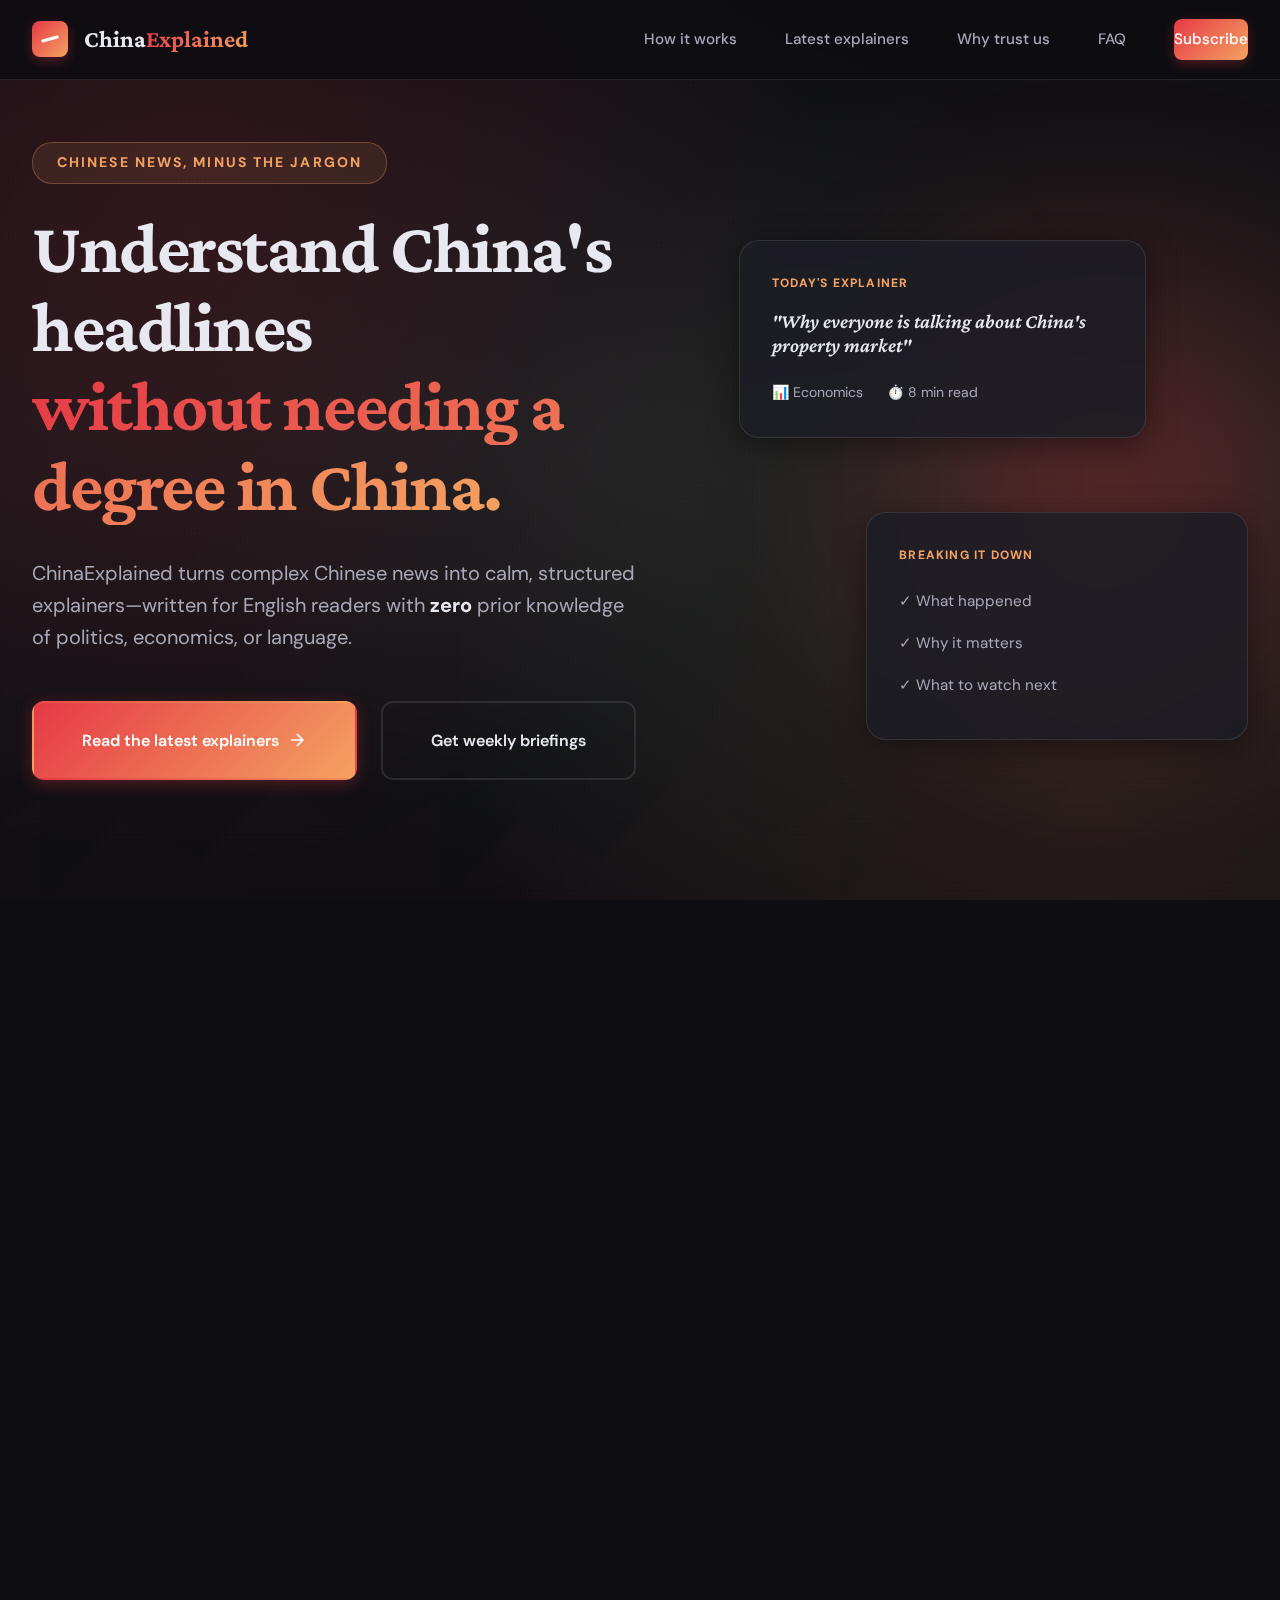
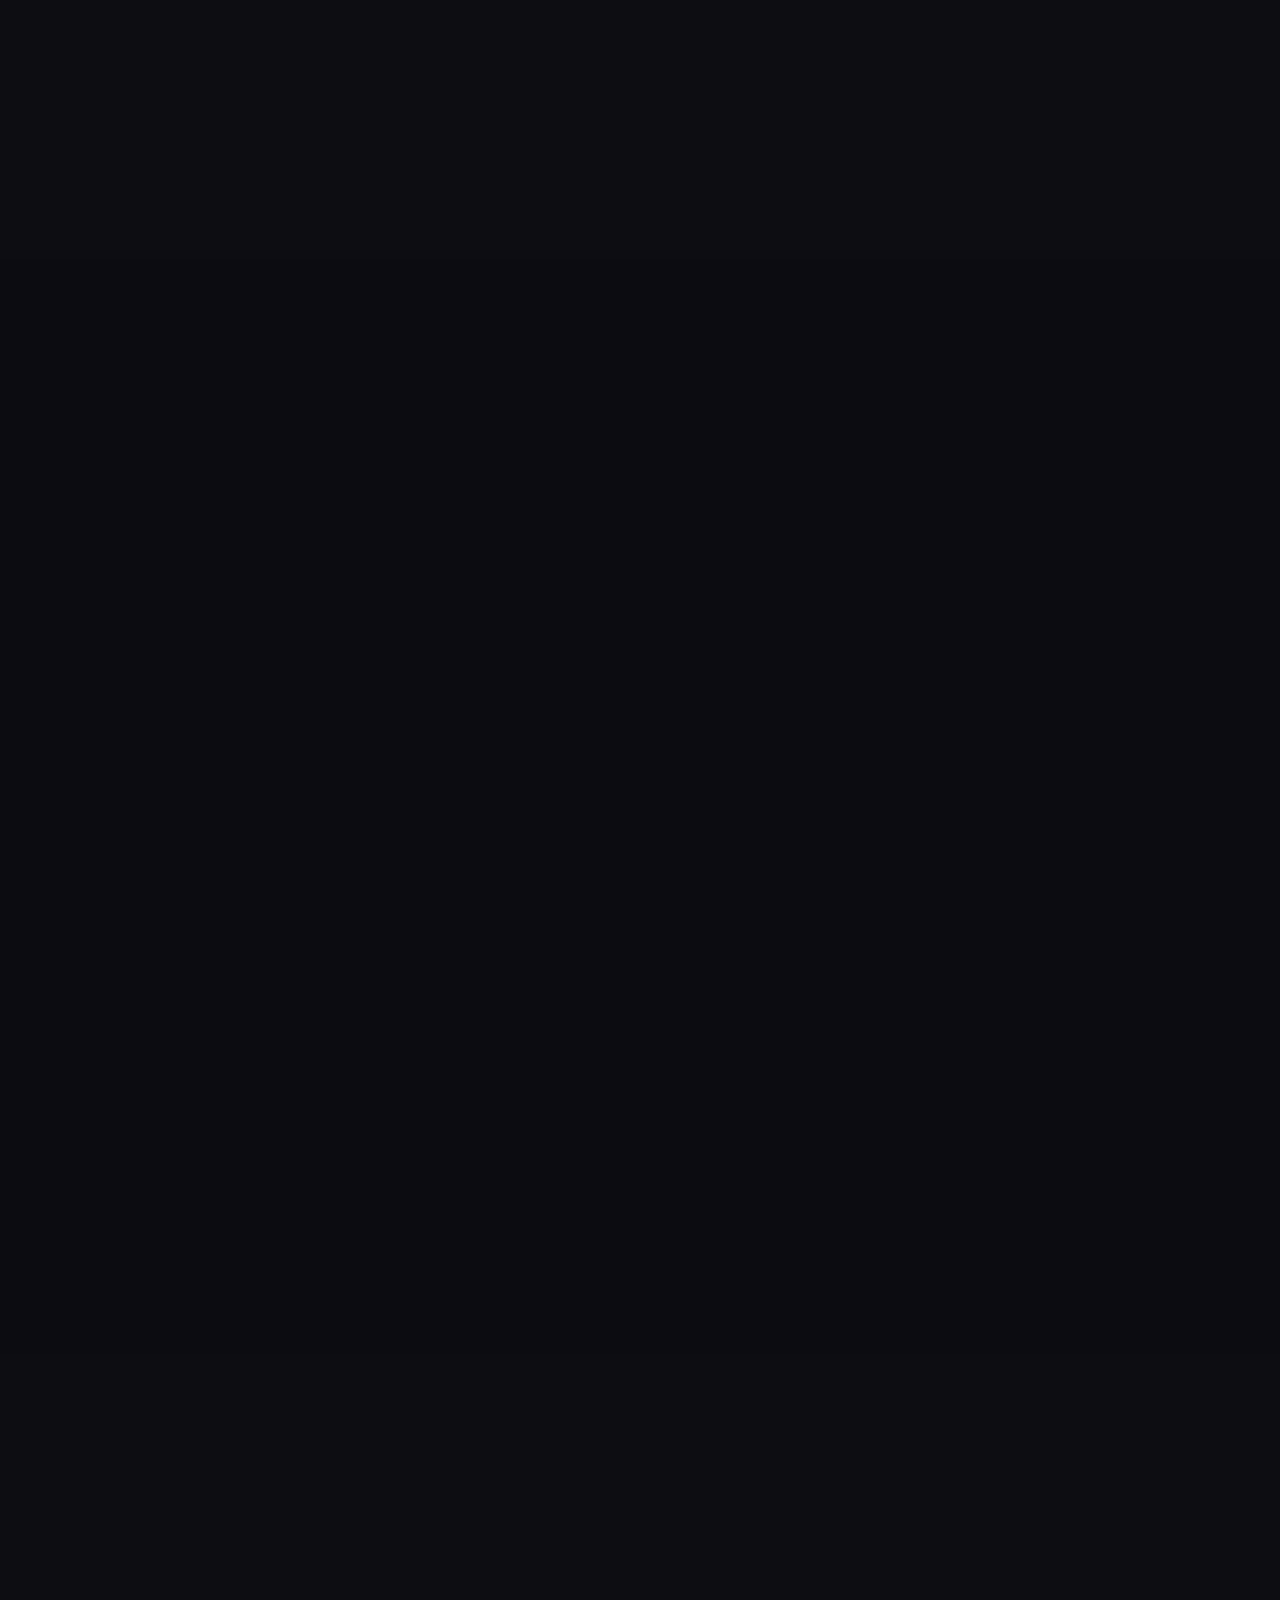
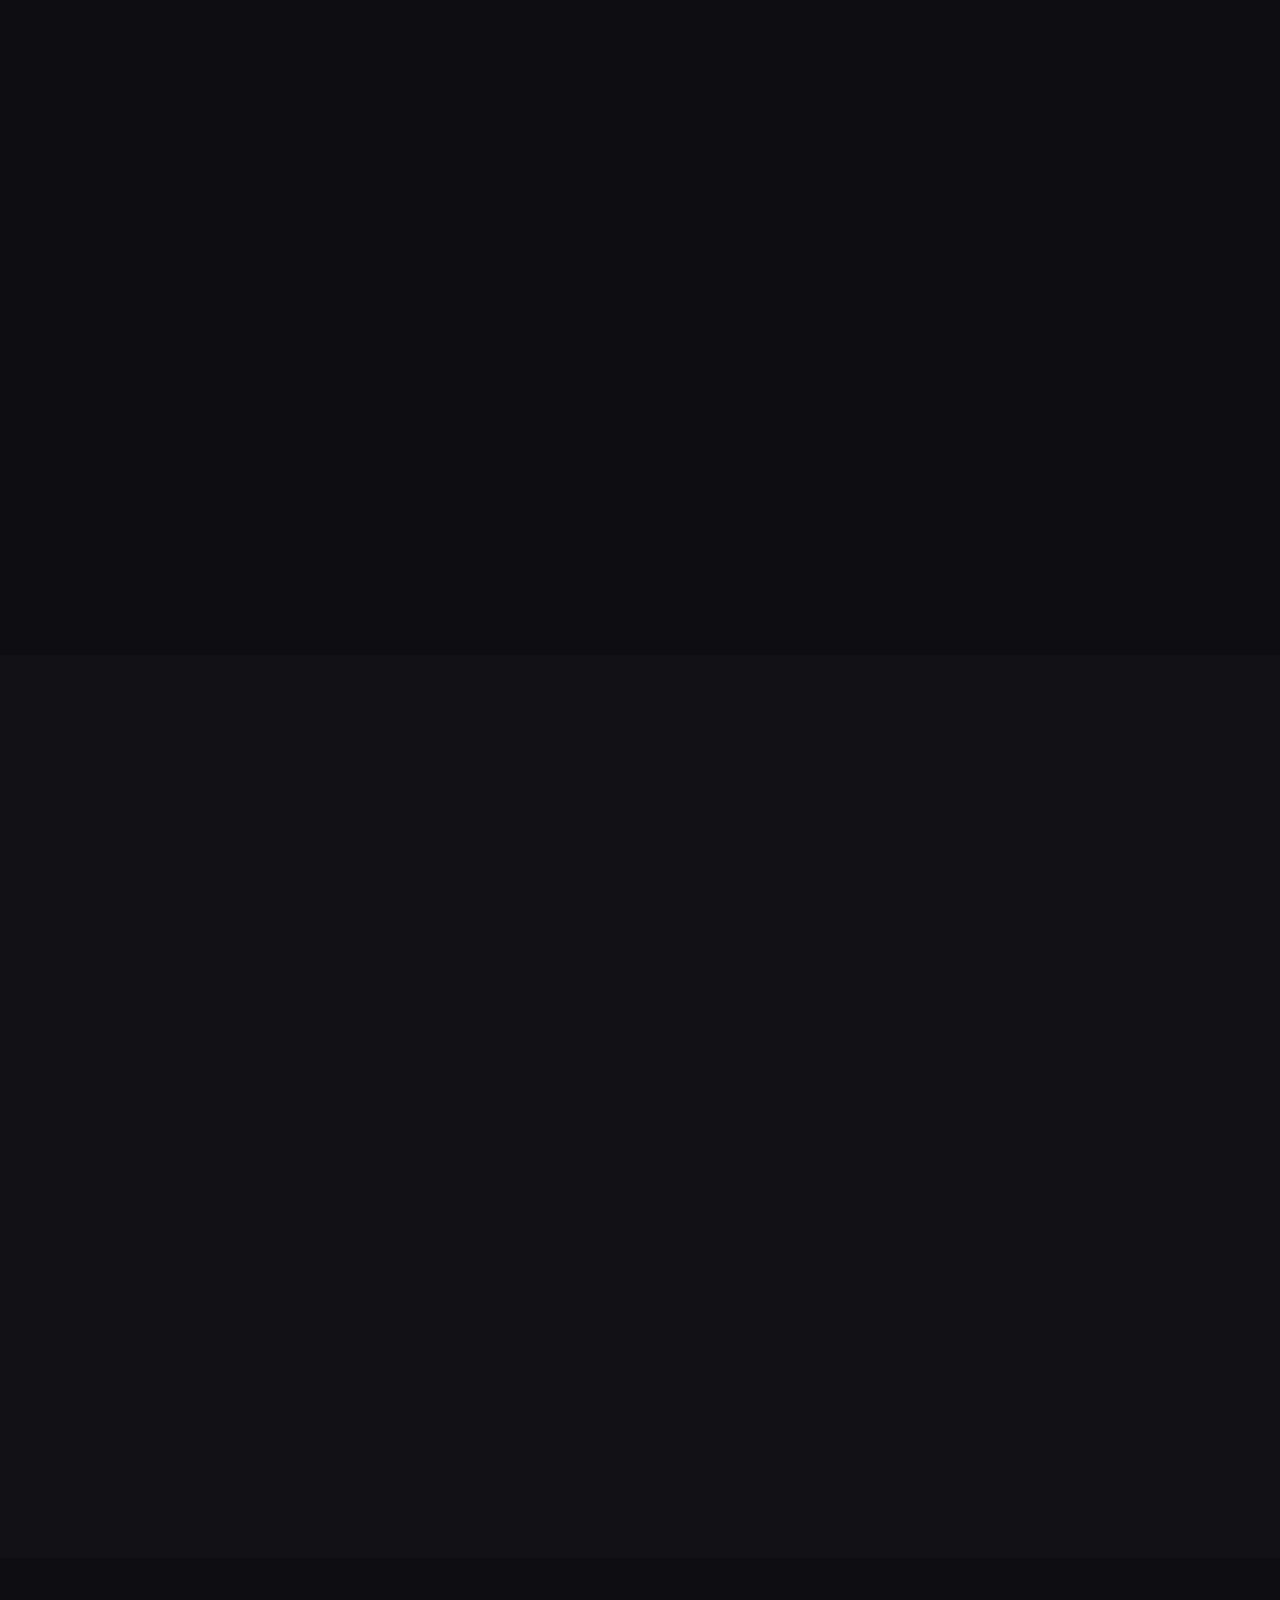
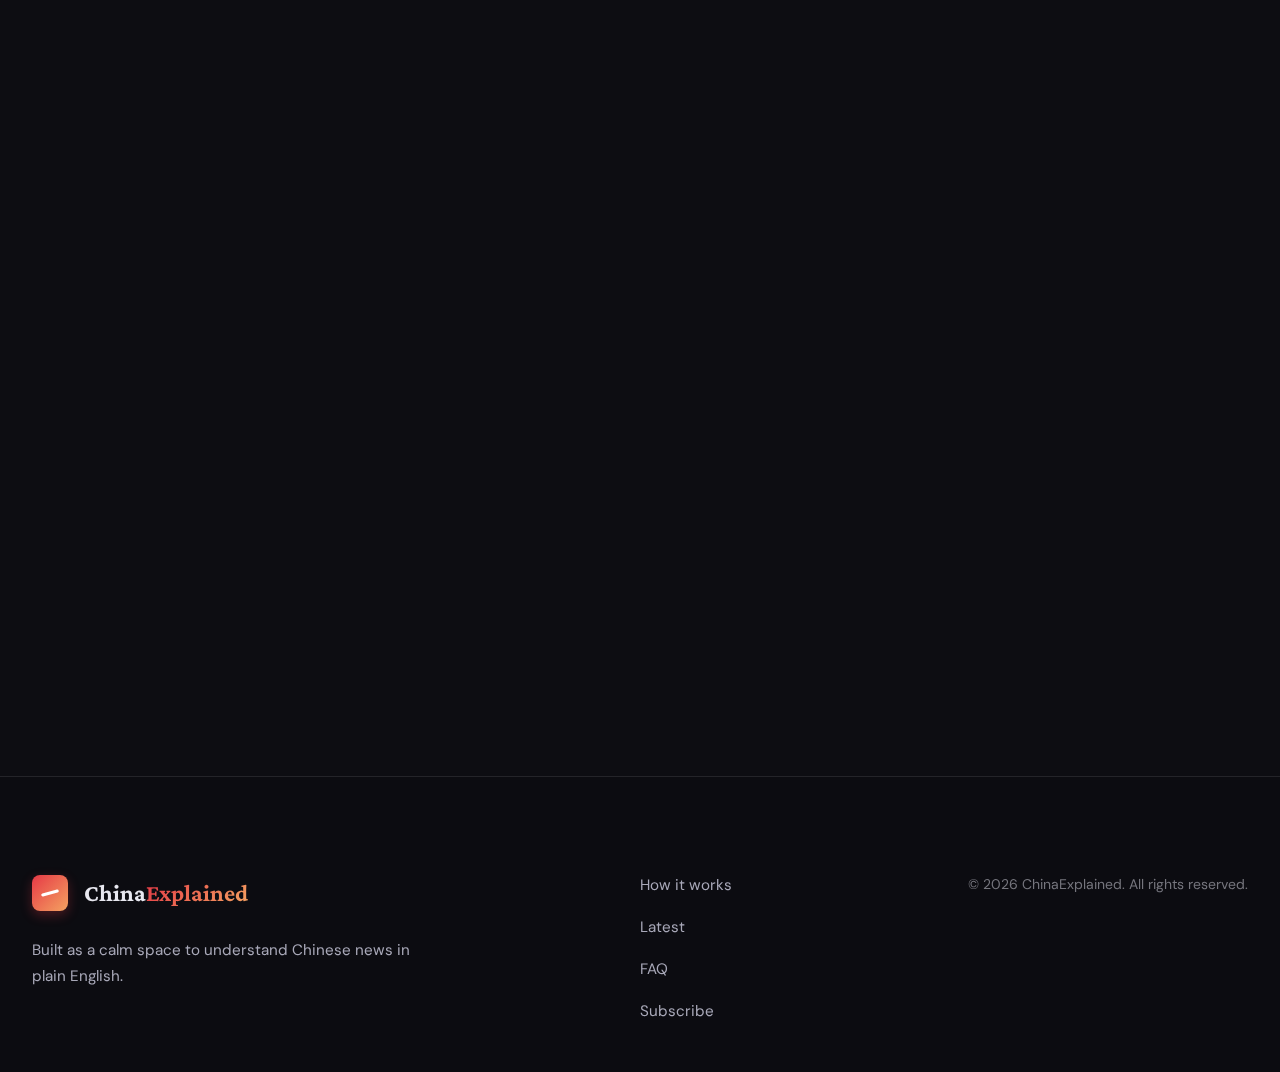
<file: public/index.html>
<!DOCTYPE html>
<html lang="en">
<head>
    <meta charset="UTF-8" />
    <meta name="viewport" content="width=device-width, initial-scale=1.0" />
    <title>ChinaExplained – Chinese News, Clearly Explained</title>
    <meta name="description" content="ChinaExplained turns complex Chinese news into clear, calm explanations for English readers with no prior knowledge." />
    
    <!-- Google Fonts -->
    <link rel="preconnect" href="https://fonts.googleapis.com">
    <link rel="preconnect" href="https://fonts.gstatic.com" crossorigin>
    <link href="https://fonts.googleapis.com/css2?family=Crimson+Pro:wght@300;400;600;700&family=DM+Sans:wght@400;500;700&display=swap" rel="stylesheet">
    
    <link rel="stylesheet" href="styles.css" />
</head>
<body>
    <!-- Parallax Background -->
    <div class="parallax-bg"></div>
    
    <!-- Header -->
    <header class="site-header">
        <div class="container header-inner">
            <div class="logo">
                <div class="logo-mark"></div>
                <span class="logo-text">China<span>Explained</span></span>
            </div>
            <nav class="main-nav">
                <a href="#how-it-works">How it works</a>
                <a href="#latest">Latest explainers</a>
                <a href="#why-trust">Why trust us</a>
                <a href="#faq">FAQ</a>
                <a href="#newsletter" class="nav-cta">Subscribe</a>
            </nav>
            <button class="mobile-menu-toggle" aria-label="Toggle menu">
                <span></span>
                <span></span>
                <span></span>
            </button>
        </div>
    </header>

    <main>
        <!-- Hero Section -->
        <section class="hero">
            <div class="container hero-inner">
                <div class="hero-content">
                    <p class="eyebrow" data-scroll-reveal>Chinese news, minus the jargon</p>
                    <h1 data-scroll-reveal data-delay="100">
                        Understand China's headlines<br />
                        <span class="gradient-text">without needing a degree in China.</span>
                    </h1>
                    <p class="hero-subtitle" data-scroll-reveal data-delay="200">
                        ChinaExplained turns complex Chinese news into calm, structured explainers—written for English readers with
                        <strong>zero</strong> prior knowledge of politics, economics, or language.
                    </p>
                    <div class="hero-actions" data-scroll-reveal data-delay="300">
                        <a href="#latest" class="btn primary">
                            <span>Read the latest explainers</span>
                            <svg width="20" height="20" viewBox="0 0 24 24" fill="none" stroke="currentColor" stroke-width="2">
                                <path d="M5 12h14M12 5l7 7-7 7"/>
                            </svg>
                        </a>
                        <a href="#newsletter" class="btn ghost">Get weekly briefings</a>
                    </div>
                    <p class="hero-footnote" data-scroll-reveal data-delay="400">
                        No hot takes. No doom-scrolling. Just context, diagrams, and plain English.
                    </p>
                </div>
                
                <div class="hero-visual" data-scroll-reveal data-delay="200">
                    <div class="floating-card card-1">
                        <div class="card-content">
                            <span class="card-label">Today's explainer</span>
                            <h3>"Why everyone is talking about China's property market"</h3>
                            <div class="card-stats">
                                <span>📊 Economics</span>
                                <span>⏱️ 8 min read</span>
                            </div>
                        </div>
                    </div>
                    <div class="floating-card card-2">
                        <div class="card-content">
                            <span class="card-label">Breaking it down</span>
                            <ul class="breakdown-list">
                                <li>✓ What happened</li>
                                <li>✓ Why it matters</li>
                                <li>✓ What to watch next</li>
                            </ul>
                        </div>
                    </div>
                </div>
            </div>
        </section>

        <!-- How It Works -->
        <section id="how-it-works" class="section">
            <div class="container">
                <div class="section-header" data-scroll-reveal>
                    <span class="section-label">Our approach</span>
                    <h2>How ChinaExplained works</h2>
                    <p>Every piece follows the same calm, predictable structure so you always know where you are.</p>
                </div>
                
                <div class="steps-grid">
                    <div class="step-card" data-scroll-reveal data-delay="0">
                        <div class="step-number">01</div>
                        <h3>Start with the headline</h3>
                        <p>We restate the story in one or two plain-English sentences—no acronyms, no assumed background.</p>
                        <div class="step-visual">
                            <div class="visual-line"></div>
                        </div>
                    </div>
                    
                    <div class="step-card" data-scroll-reveal data-delay="150">
                        <div class="step-number">02</div>
                        <h3>Build the missing context</h3>
                        <p>Short sections and simple diagrams explain who's involved, what the institutions are, and how we got here.</p>
                        <div class="step-visual">
                            <div class="visual-grid"></div>
                        </div>
                    </div>
                    
                    <div class="step-card" data-scroll-reveal data-delay="300">
                        <div class="step-number">03</div>
                        <h3>Zoom out to the bigger picture</h3>
                        <p>We end with "Why this matters" and "What to watch next"—grounded, sourced, and clearly labelled as analysis.</p>
                        <div class="step-visual">
                            <div class="visual-circle"></div>
                        </div>
                    </div>
                </div>
            </div>
        </section>

        <!-- Latest Explainers -->
        <section id="latest" class="section section-dark">
            <div class="container">
                <div class="section-header" data-scroll-reveal>
                    <span class="section-label">Recent topics</span>
                    <h2>Latest explainers</h2>
                    <p>In-depth analysis of the most important stories coming out of China.</p>
                </div>
                
                <div class="explainers-grid">
                    <article class="explainer-card" data-scroll-reveal data-delay="0">
                        <div class="card-tag economy">Economy</div>
                        <h3>China's property slowdown, explained calmly</h3>
                        <p>What "property crisis" actually means, how it affects ordinary families, and why global markets care.</p>
                        <ul class="card-features">
                            <li>Clear definitions of key terms</li>
                            <li>Timeline of how we got here</li>
                            <li>Signals to watch over the next year</li>
                        </ul>
                        <a href="economy.html" class="card-link">
                            Read more economics explainers
                            <svg width="16" height="16" viewBox="0 0 24 24" fill="none" stroke="currentColor" stroke-width="2">
                                <path d="M5 12h14M12 5l7 7-7 7"/>
                            </svg>
                        </a>
                    </article>
                    
                    <article class="explainer-card" data-scroll-reveal data-delay="150">
                        <div class="card-tag politics">Politics</div>
                        <h3>Who actually makes decisions in Beijing?</h3>
                        <p>A visual guide to the Party, the state, and the people behind the headlines.</p>
                        <ul class="card-features">
                            <li>Simple institutional map</li>
                            <li>Roles explained in one sentence each</li>
                            <li>How power flows in practice</li>
                        </ul>
                        <a href="politics.html" class="card-link">
                            Read more politics explainers
                            <svg width="16" height="16" viewBox="0 0 24 24" fill="none" stroke="currentColor" stroke-width="2">
                                <path d="M5 12h14M12 5l7 7-7 7"/>
                            </svg>
                        </a>
                    </article>
                    
                    <article class="explainer-card" data-scroll-reveal data-delay="300">
                        <div class="card-tag world">World</div>
                        <h3>China and the Global South</h3>
                        <p>Beyond buzzwords: how loans, infrastructure, and diplomacy actually work on the ground.</p>
                        <ul class="card-features">
                            <li>Key concepts unpacked</li>
                            <li>Case studies in plain language</li>
                            <li>What's changing in the next decade</li>
                        </ul>
                        <a href="world.html" class="card-link">
                            Read more world affairs explainers
                            <svg width="16" height="16" viewBox="0 0 24 24" fill="none" stroke="currentColor" stroke-width="2">
                                <path d="M5 12h14M12 5l7 7-7 7"/>
                            </svg>
                        </a>
                    </article>
                </div>
            </div>
        </section>

        <!-- Why Trust Us -->
        <section id="why-trust" class="section">
            <div class="container">
                <div class="section-header" data-scroll-reveal>
                    <span class="section-label">Our principles</span>
                    <h2>What makes ChinaExplained different</h2>
                    <p>Designed for readers who want clarity, not noise.</p>
                </div>
                
                <div class="values-grid">
                    <div class="value-card" data-scroll-reveal data-delay="0">
                        <div class="value-icon">📚</div>
                        <h3>Assume no prior knowledge</h3>
                        <p>We write as if you're smart and curious, but new to the topic. Every acronym and institution is introduced, not dropped in.</p>
                    </div>
                    
                    <div class="value-card" data-scroll-reveal data-delay="150">
                        <div class="value-icon">🎯</div>
                        <h3>Separate facts from analysis</h3>
                        <p>Each explainer clearly labels what is confirmed reporting, what is context, and what is interpretation.</p>
                    </div>
                    
                    <div class="value-card" data-scroll-reveal data-delay="300">
                        <div class="value-icon">✨</div>
                        <h3>Calm, minimal design</h3>
                        <p>No clutter, no autoplay, no dark patterns—just a quiet reading space where you can think.</p>
                    </div>
                </div>
            </div>
        </section>

        <!-- FAQ -->
        <section id="faq" class="section section-muted">
            <div class="container">
                <div class="section-header" data-scroll-reveal>
                    <span class="section-label">Common questions</span>
                    <h2>Questions you might have</h2>
                </div>
                
                <div class="faq-grid">
                    <div class="faq-item" data-scroll-reveal data-delay="0">
                        <h3>Do I need to know anything about China already?</h3>
                        <p>No. ChinaExplained is built for readers starting from scratch. If we use a term that needs context, we explain it.</p>
                    </div>
                    
                    <div class="faq-item" data-scroll-reveal data-delay="100">
                        <h3>Are you trying to push a particular view?</h3>
                        <p>Our goal is understanding, not persuasion. We focus on clarity, sourcing, and showing where experts disagree.</p>
                    </div>
                    
                    <div class="faq-item" data-scroll-reveal data-delay="200">
                        <h3>How often do you publish?</h3>
                        <p>We publish new explainers regularly and send a weekly briefing email to subscribers covering the most important developments.</p>
                    </div>
                    
                    <div class="faq-item" data-scroll-reveal data-delay="300">
                        <h3>Can I suggest topics?</h3>
                        <p>Yes. Each explainer includes a simple way to request follow-up pieces or related topics. We read every suggestion.</p>
                    </div>
                </div>
            </div>
        </section>

        <!-- Newsletter -->
        <section id="newsletter" class="section newsletter-section">
            <div class="container">
                <div class="newsletter-box" data-scroll-reveal>
                    <div class="newsletter-content">
                        <h2>Get weekly briefings</h2>
                        <p>Subscribe to receive our weekly email covering the most important China news, explained clearly and concisely.</p>
                        
                        <form class="newsletter-form" action="#" method="post">
                            <div class="form-group">
                                <input type="email" id="email" name="email" placeholder="you@example.com" required />
                                <button type="submit" class="btn primary">
                                    <span>Subscribe</span>
                                </button>
                            </div>
                        </form>
                        
                        <p class="form-note">No spam, ever. Unsubscribe anytime.</p>
                    </div>
                </div>
            </div>
        </section>
    </main>

    <!-- Footer -->
    <footer class="site-footer">
        <div class="container footer-inner">
            <div class="footer-brand">
                <div class="logo">
                    <div class="logo-mark"></div>
                    <span class="logo-text">China<span>Explained</span></span>
                </div>
                <p>Built as a calm space to understand Chinese news in plain English.</p>
            </div>
            <div class="footer-links">
                <a href="#how-it-works">How it works</a>
                <a href="#latest">Latest</a>
                <a href="#faq">FAQ</a>
                <a href="#newsletter">Subscribe</a>
            </div>
            <div class="footer-copy">
                <p>© <span id="year"></span> ChinaExplained. All rights reserved.</p>
            </div>
        </div>
    </footer>

    <script src="main.js"></script>
</body>
</html>
</file>
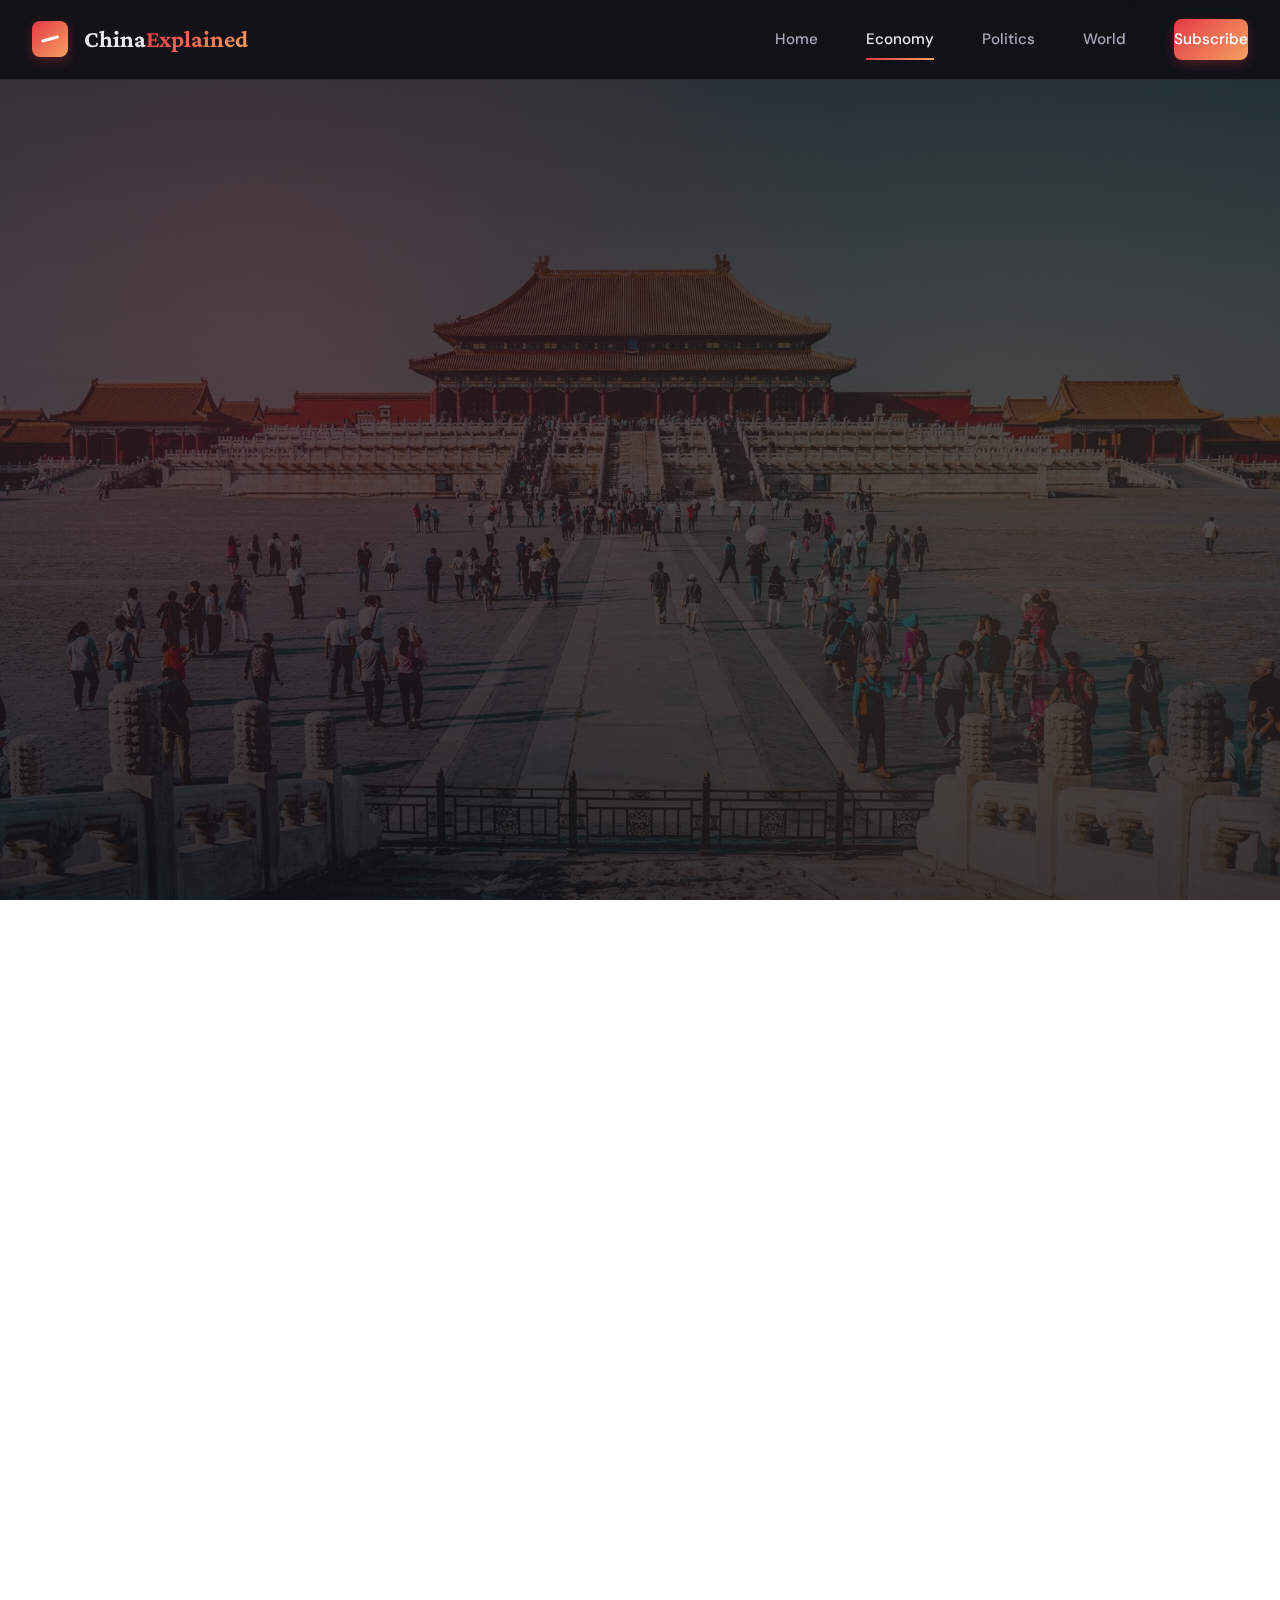
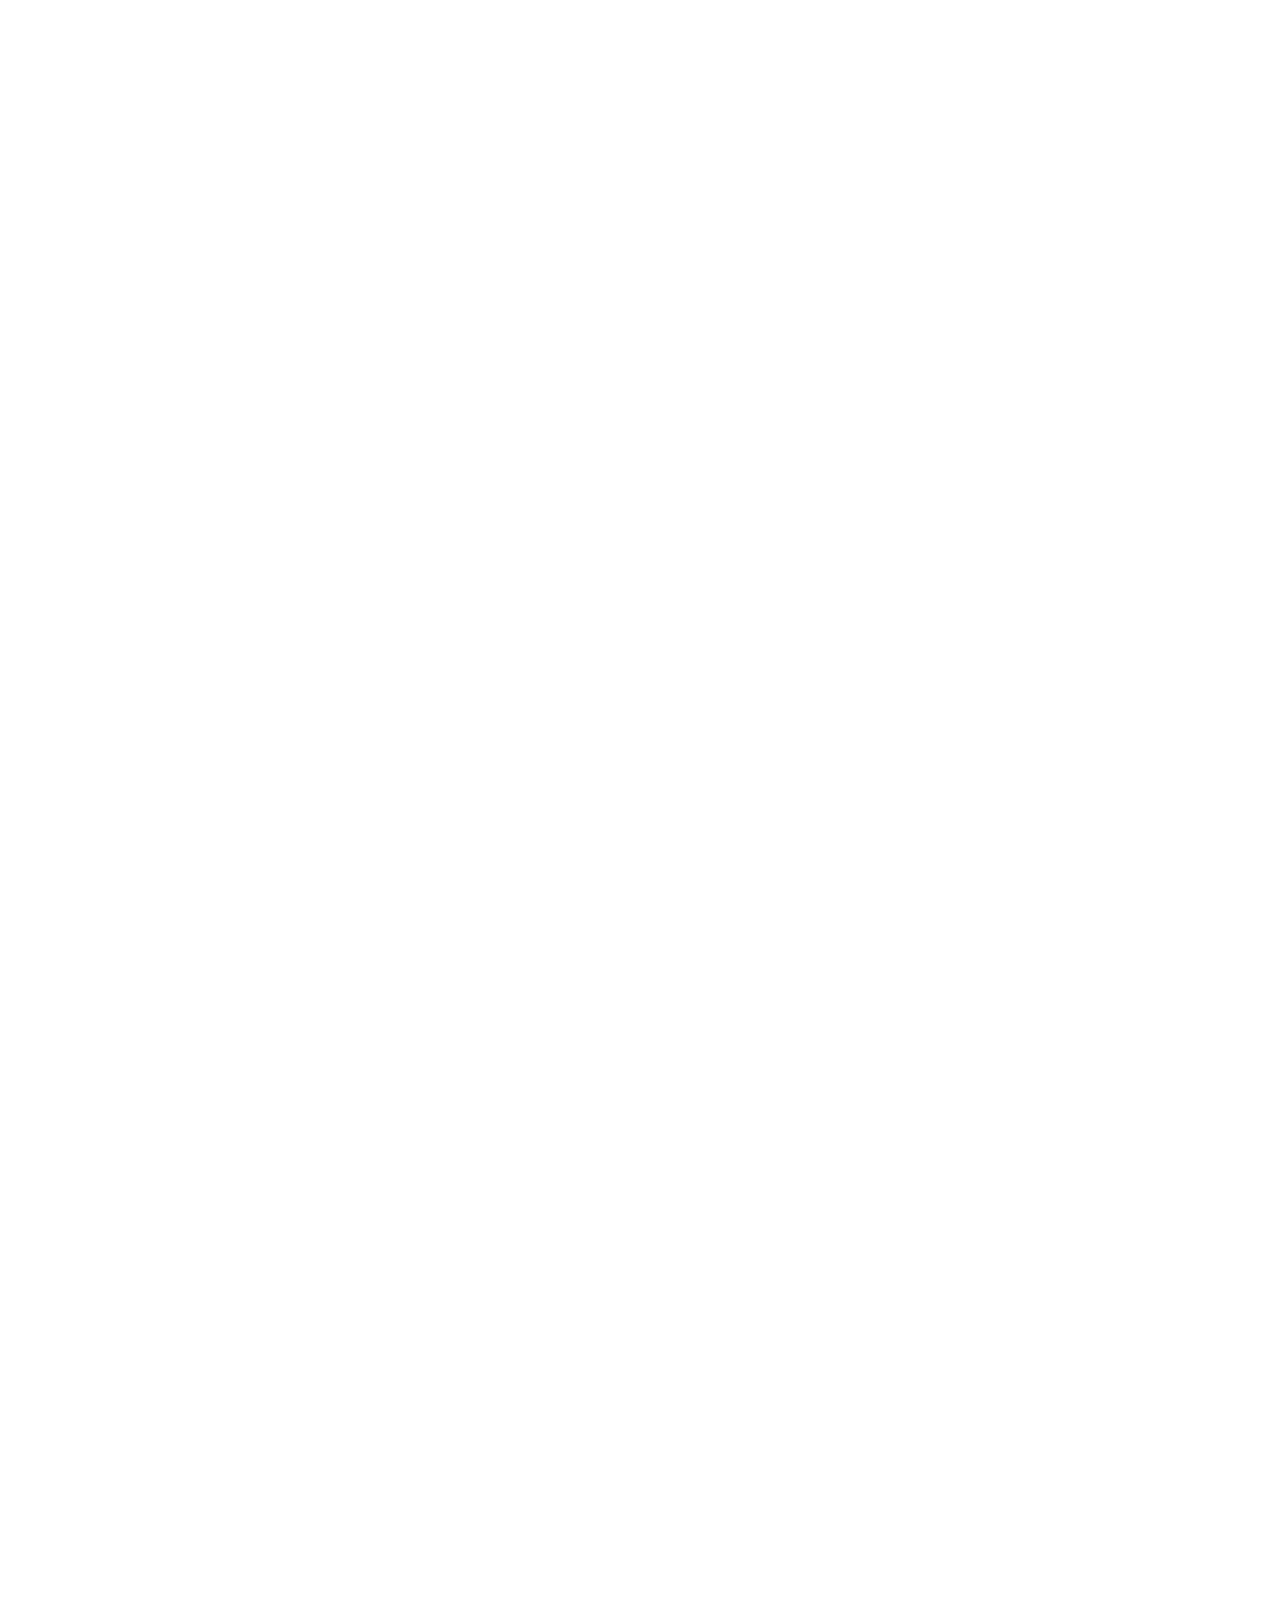
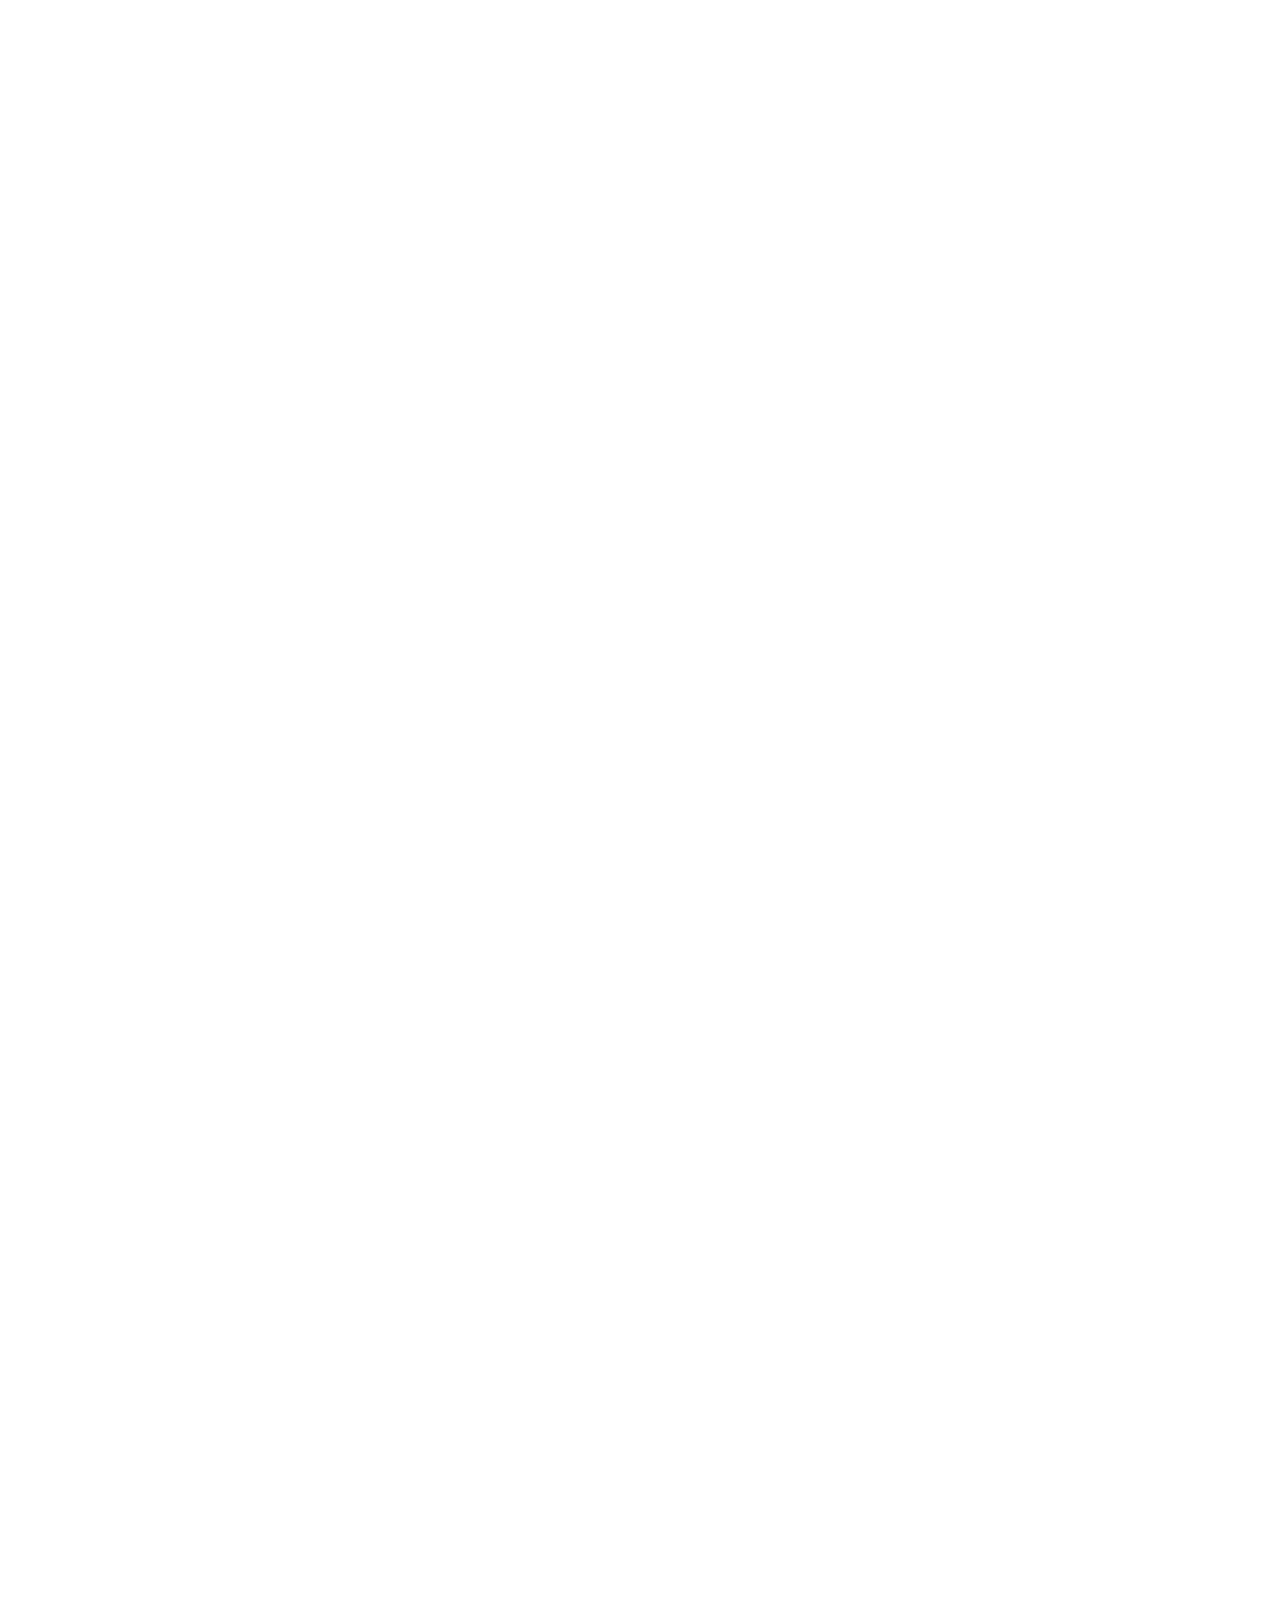
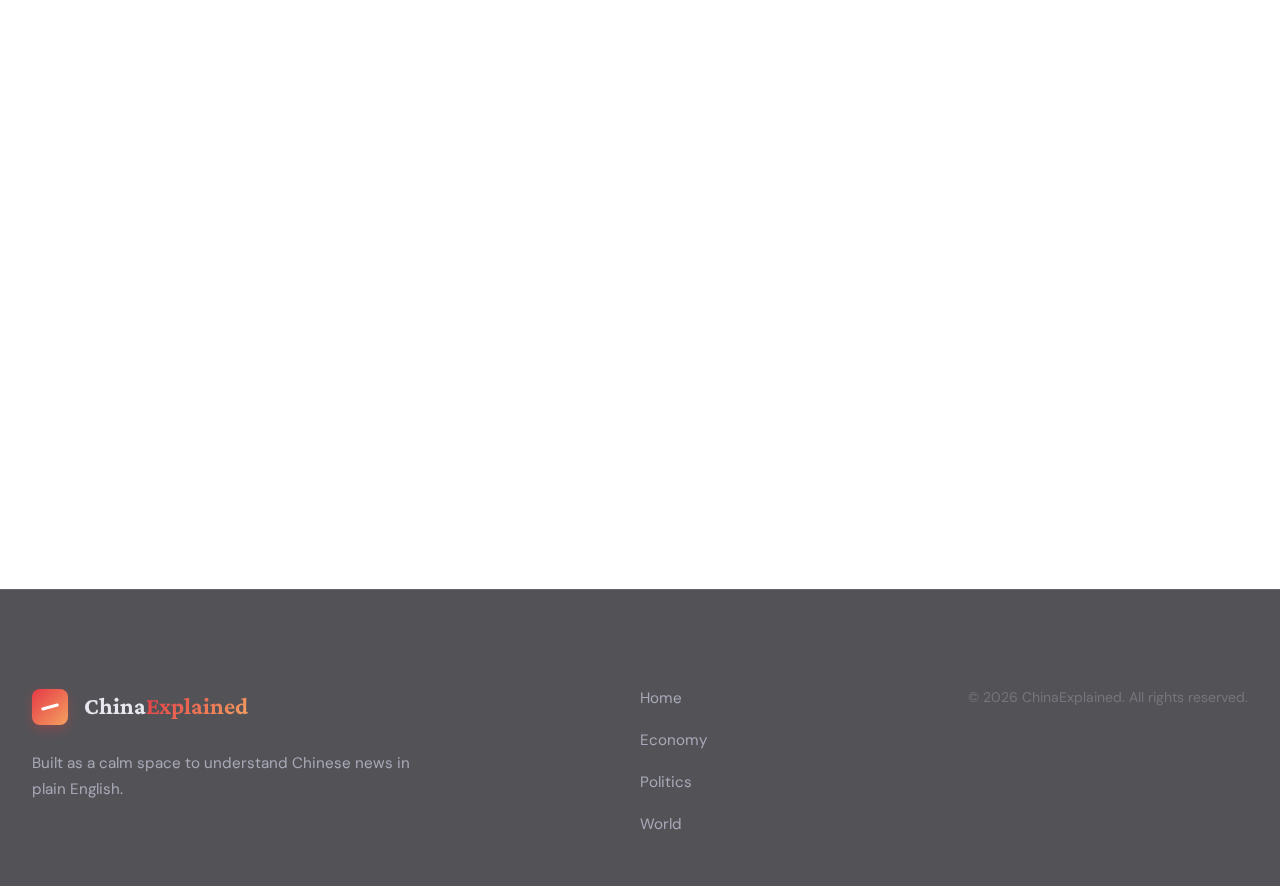
<file: article-property.html>
<!DOCTYPE html>
<html lang="en">
<head>
    <meta charset="UTF-8" />
    <meta name="viewport" content="width=device-width, initial-scale=1.0" />
    <title>China's Property Slowdown, Explained Calmly - ChinaExplained</title>
    <meta name="description" content="Understanding China's property market challenges in plain English." />
    
    <link rel="preconnect" href="https://fonts.googleapis.com">
    <link rel="preconnect" href="https://fonts.gstatic.com" crossorigin>
    <link href="https://fonts.googleapis.com/css2?family=Crimson+Pro:wght@300;400;600;700&family=DM+Sans:wght@400;500;700&display=swap" rel="stylesheet">
    
    <link rel="stylesheet" href="styles.css" />
</head>
<body>
    <!-- Progress Bar -->
    <div class="reading-progress-bar"></div>
    
    <div class="parallax-bg"></div>
    
    <header class="site-header">
        <div class="container header-inner">
            <a href="index.html" class="logo">
                <div class="logo-mark"></div>
                <span class="logo-text">China<span>Explained</span></span>
            </a>
            <nav class="main-nav">
                <a href="index.html">Home</a>
                <a href="economy.html" class="active">Economy</a>
                <a href="politics.html">Politics</a>
                <a href="world.html">World</a>
                <a href="index.html#newsletter" class="nav-cta">Subscribe</a>
            </nav>
        </div>
    </header>

    <main>
        <article class="article-page">
            <div class="container article-container">
                
                <!-- Article Header -->
                <header class="article-page-header" data-scroll-reveal>
                    <div class="card-tag economy">Economy</div>
                    <h1>China's Property Slowdown, Explained Calmly</h1>
                    <div class="article-meta-bar">
                        <span class="article-date">January 25, 2026</span>
                        <span class="article-separator">•</span>
                        <span class="article-read-time">8 min read</span>
                        <span class="article-separator">•</span>
                        <span class="article-author">ChinaExplained</span>
                    </div>
                </header>

                <!-- Section 1: The Headline -->
                <section class="article-section" data-scroll-reveal>
                    <div class="section-marker">
                        <span class="section-number">01</span>
                        <h2>Start with the headline</h2>
                    </div>
                    
                    <div class="article-content">
                        <p class="lead-paragraph">
                            China's property market—which makes up roughly 25% of the country's GDP—is experiencing its most significant slowdown in decades. Major developers like Evergrande and Country Garden have defaulted on billions in debt, apartment sales have plummeted, and prices in many cities are falling.
                        </p>
                        
                        <p>
                            Unlike the 2008 U.S. housing crisis, this isn't primarily about homeowners defaulting on mortgages. Instead, it's about developers who borrowed heavily to build apartments before they were sold, a system called "pre-sales." When sales slowed, these companies couldn't complete projects or repay debts.
                        </p>

                        <div class="key-stat">
                            <div class="stat-number">70%</div>
                            <div class="stat-label">of Chinese household wealth is in real estate</div>
                        </div>
                    </div>
                </section>

                <!-- Section 2: The Context -->
                <section class="article-section" data-scroll-reveal>
                    <div class="section-marker">
                        <span class="section-number">02</span>
                        <h2>Build the missing context</h2>
                    </div>
                    
                    <div class="article-content">
                        <h3>How did we get here?</h3>
                        <p>
                            For two decades, Chinese property was considered the safest investment available. Local governments relied on land sales for revenue, banks eagerly lent to developers, and families bought multiple apartments as savings vehicles. The phrase "property only goes up" became conventional wisdom.
                        </p>

                        <p>
                            Beijing actively encouraged this boom. Between 2000 and 2020, urbanization accelerated, moving hundreds of millions of people from rural areas to cities. Real estate development became an economic engine—creating jobs, generating tax revenue, and driving related industries like steel and cement.
                        </p>

                        <h3>What changed?</h3>
                        <p>
                            In 2020, the government introduced the "three red lines" policy to limit developer borrowing. The goal was to cool down excessive speculation and reduce financial risk. But the policy worked too well—developers suddenly couldn't borrow to complete projects, sales dried up, and confidence collapsed.
                        </p>

                        <div class="info-box">
                            <h4>The Three Red Lines (simplified):</h4>
                            <ul>
                                <li>Debt-to-asset ratio must be below 70%</li>
                                <li>Net debt-to-equity ratio must be below 100%</li>
                                <li>Cash-to-short-term debt ratio must be above 100%</li>
                            </ul>
                            <p class="info-note">Developers violating all three couldn't borrow more. This forced overleveraged companies to sell assets quickly or default.</p>
                        </div>

                        <h3>Who's affected?</h3>
                        <p>
                            <strong>Homebuyers:</strong> Millions of families paid deposits for apartments that remain unfinished. Some have staged mortgage boycotts, refusing to pay for homes they can't move into.
                        </p>

                        <p>
                            <strong>Developers:</strong> Giants like Evergrande and Country Garden face bankruptcy. Smaller developers have vanished entirely.
                        </p>

                        <p>
                            <strong>Local governments:</strong> Land sales previously provided 30-40% of their revenue. With fewer sales, they face budget shortfalls.
                        </p>

                        <p>
                            <strong>Banks and investors:</strong> Chinese banks hold trillions in developer loans. International bondholders have suffered massive losses.
                        </p>
                    </div>
                </section>

                <!-- Section 3: The Bigger Picture -->
                <section class="article-section" data-scroll-reveal>
                    <div class="section-marker">
                        <span class="section-number">03</span>
                        <h2>Zoom out to the bigger picture</h2>
                    </div>
                    
                    <div class="article-content">
                        <h3>Why this matters</h3>
                        <p>
                            <strong>For China:</strong> This isn't just about real estate—it's about confidence in the economic model. For decades, Chinese families viewed property as a guaranteed path to wealth. That assumption is now in question, which affects spending, saving, and overall economic sentiment.
                        </p>

                        <p>
                            The slowdown also reveals deeper structural challenges: an aging population means fewer first-time homebuyers, urbanization is slowing, and many cities already have excess housing supply.
                        </p>

                        <p>
                            <strong>For the world:</strong> China's property sector consumes massive amounts of raw materials—steel, copper, cement. A sustained slowdown affects global commodity prices and export-dependent economies.
                        </p>

                        <p>
                            International investors are also exposed. While direct foreign investment in Chinese developers was limited, the ripple effects through Asian financial markets and commodity-exporting countries are significant.
                        </p>

                        <h3>What to watch next</h3>
                        <p>
                            <strong>Government intervention:</strong> Beijing has announced support measures—loosening mortgage rules, encouraging banks to lend, and helping developers complete unfinished projects. Watch whether these restore confidence or merely delay defaults.
                        </p>

                        <p>
                            <strong>Completion rates:</strong> The key metric is how many pre-sold apartments actually get finished and delivered to buyers. This determines whether trust can be rebuilt.
                        </p>

                        <p>
                            <strong>Price stabilization:</strong> In major cities like Beijing and Shanghai, prices have fallen 10-20% from peaks. Whether they stabilize or continue falling will signal the crisis depth.
                        </p>

                        <p>
                            <strong>Alternative investments:</strong> If Chinese households lose faith in property, where will they put their savings? Stock markets, bonds, or consumption could benefit—but this represents a fundamental shift in behavior.
                        </p>

                        <div class="signals-box">
                            <h4>Key signals to track:</h4>
                            <ul>
                                <li><strong>Monthly new home sales data</strong> from National Bureau of Statistics</li>
                                <li><strong>Developer bond yields</strong> as a measure of credit stress</li>
                                <li><strong>Mortgage boycott lists</strong> tracking unfinished projects</li>
                                <li><strong>Local government land auction results</strong> showing demand</li>
                            </ul>
                        </div>
                    </div>
                </section>

                <!-- Article Footer -->
                <footer class="article-footer" data-scroll-reveal>
                    <div class="article-tags">
                        <span class="topic-tag">Real Estate</span>
                        <span class="topic-tag">Markets</span>
                        <span class="topic-tag">Finance</span>
                        <span class="topic-tag">Evergrande</span>
                    </div>
                    
                    <div class="article-nav">
                        <a href="economy.html" class="btn ghost">← Back to Economy</a>
                        <a href="index.html#newsletter" class="btn primary">Get weekly briefings</a>
                    </div>
                </footer>

            </div>
        </article>
    </main>

    <footer class="site-footer">
        <div class="container footer-inner">
            <div class="footer-brand">
                <div class="logo">
                    <div class="logo-mark"></div>
                    <span class="logo-text">China<span>Explained</span></span>
                </div>
                <p>Built as a calm space to understand Chinese news in plain English.</p>
            </div>
            <div class="footer-links">
                <a href="index.html">Home</a>
                <a href="economy.html">Economy</a>
                <a href="politics.html">Politics</a>
                <a href="world.html">World</a>
            </div>
            <div class="footer-copy">
                <p>© <span id="year"></span> ChinaExplained. All rights reserved.</p>
            </div>
        </div>
    </footer>

    <script src="main.js"></script>
</body>
</html>
</file>
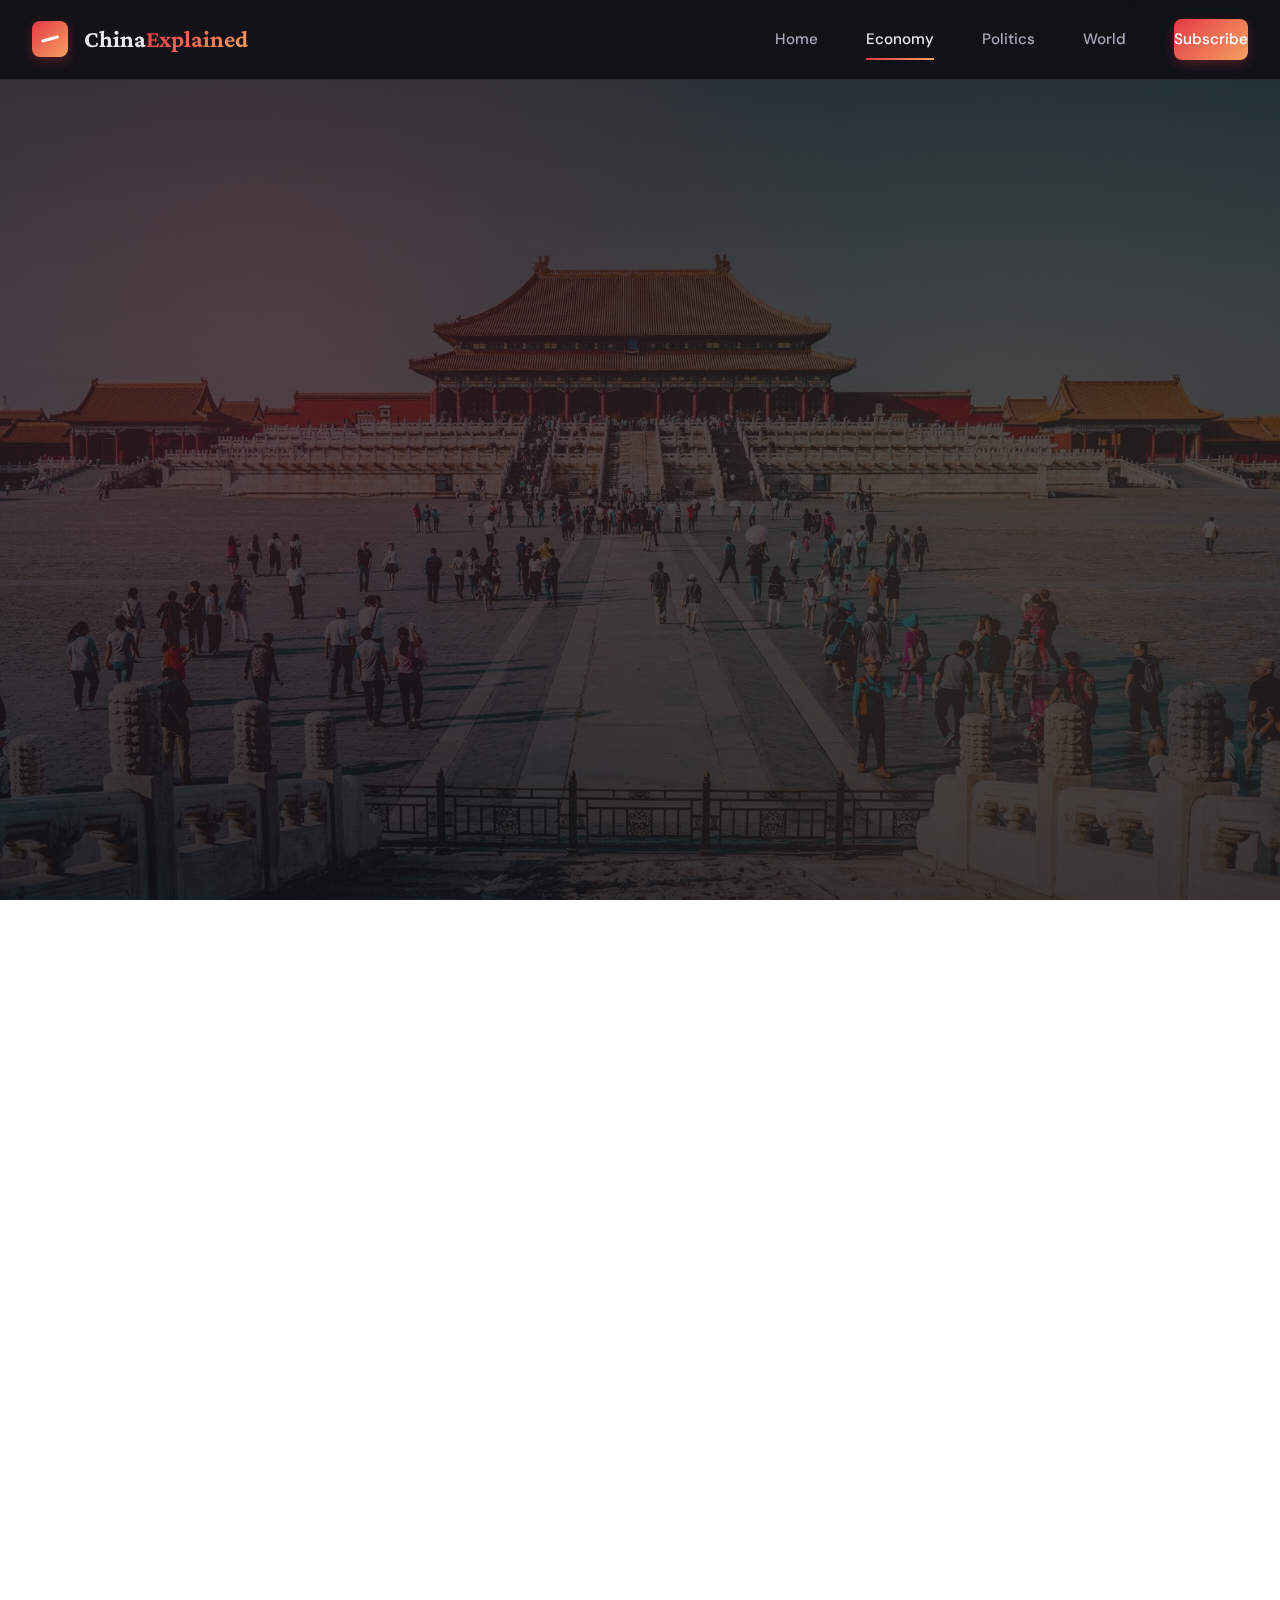
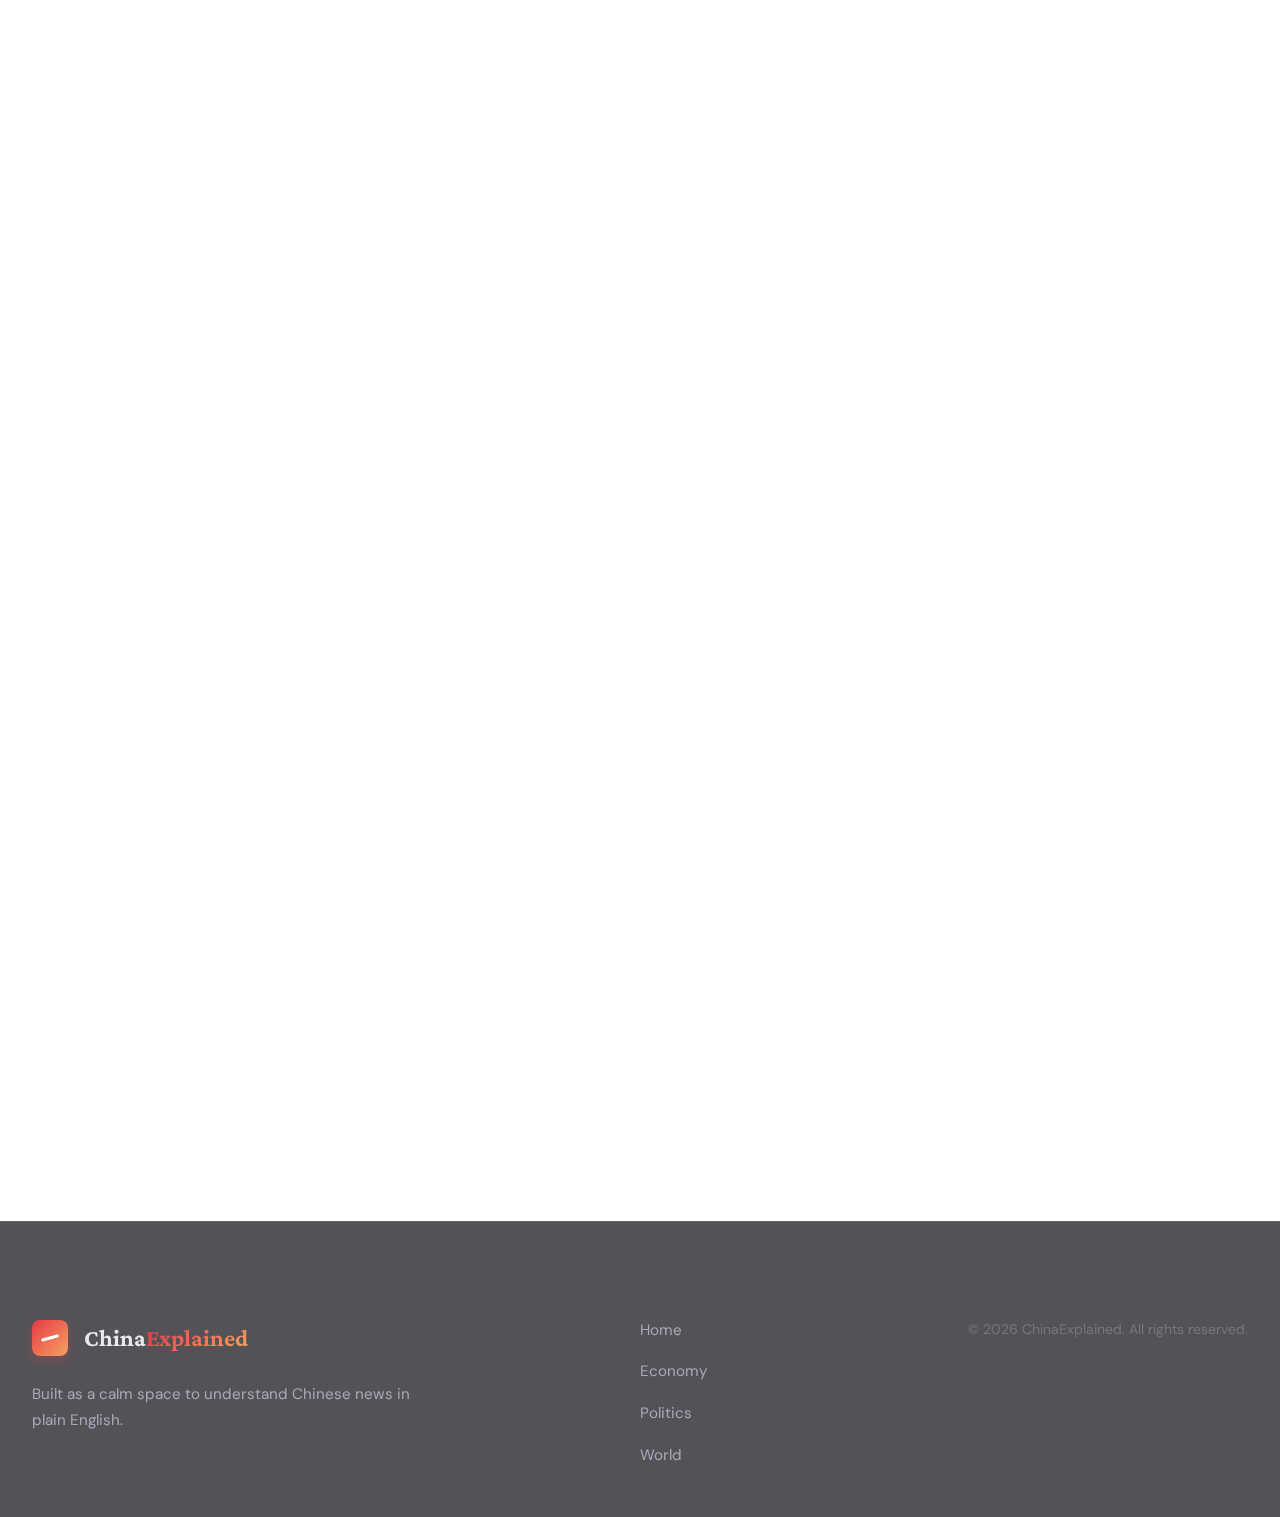
<file: economy.html>
<!DOCTYPE html>
<html lang="en">
<head>
    <meta charset="UTF-8" />
    <meta name="viewport" content="width=device-width, initial-scale=1.0" />
    <title>Economy - ChinaExplained</title>
    <meta name="description" content="Economic news and analysis from China, clearly explained." />
    
    <link rel="preconnect" href="https://fonts.googleapis.com">
    <link rel="preconnect" href="https://fonts.gstatic.com" crossorigin>
    <link href="https://fonts.googleapis.com/css2?family=Crimson+Pro:wght@300;400;600;700&family=DM+Sans:wght@400;500;700&display=swap" rel="stylesheet">
    
    <link rel="stylesheet" href="styles.css" />
</head>
<body>
    <div class="parallax-bg"></div>
    
    <header class="site-header">
        <div class="container header-inner">
            <a href="index.html" class="logo">
                <div class="logo-mark"></div>
                <span class="logo-text">China<span>Explained</span></span>
            </a>
            <nav class="main-nav">
                <a href="index.html">Home</a>
                <a href="economy.html" class="active">Economy</a>
                <a href="politics.html">Politics</a>
                <a href="world.html">World</a>
                <a href="index.html#newsletter" class="nav-cta">Subscribe</a>
            </nav>
        </div>
    </header>

    <main>
        <section class="category-hero">
            <div class="container">
                <div class="category-header" data-scroll-reveal>
                    <div class="card-tag economy">Economy</div>
                    <h1>Chinese Economic News</h1>
                    <p>Understanding China's economy, from markets and policy to trade and growth.</p>
                </div>
            </div>
        </section>

        <section class="articles-section">
            <div class="container">
                <div class="articles-grid">
                    
                    <article class="article-card" data-scroll-reveal data-delay="0">
                        <div class="article-meta">
                            <span class="article-date">January 25, 2026</span>
                            <span class="article-read-time">8 min read</span>
                        </div>
                        <h2>China's Property Market: What the Numbers Really Mean</h2>
                        <p>A deep dive into China's property sector slowdown, explaining what terms like "shadow banking" and "developer debt" actually mean for ordinary Chinese families and global investors.</p>
                        <div class="article-topics">
                            <span class="topic-tag">Real Estate</span>
                            <span class="topic-tag">Markets</span>
                            <span class="topic-tag">Finance</span>
                        </div>
                        <a href="#" class="article-link">Read full explainer →</a>
                    </article>

                    <article class="article-card" data-scroll-reveal data-delay="100">
                        <div class="article-meta">
                            <span class="article-date">January 22, 2026</span>
                            <span class="article-read-time">6 min read</span>
                        </div>
                        <h2>Understanding China's GDP Growth Targets</h2>
                        <p>Why China's annual GDP targets matter, how they're different from Western economic metrics, and what the latest numbers tell us about Beijing's priorities.</p>
                        <div class="article-topics">
                            <span class="topic-tag">GDP</span>
                            <span class="topic-tag">Growth</span>
                            <span class="topic-tag">Policy</span>
                        </div>
                        <a href="#" class="article-link">Read full explainer →</a>
                    </article>

                    <article class="article-card" data-scroll-reveal data-delay="200">
                        <div class="article-meta">
                            <span class="article-date">January 18, 2026</span>
                            <span class="article-read-time">10 min read</span>
                        </div>
                        <h2>The Yuan's International Rise: Hype vs Reality</h2>
                        <p>Separating fact from fiction about China's currency internationalization efforts, including what "Belt and Road lending in yuan" actually looks like in practice.</p>
                        <div class="article-topics">
                            <span class="topic-tag">Currency</span>
                            <span class="topic-tag">Trade</span>
                            <span class="topic-tag">Belt and Road</span>
                        </div>
                        <a href="#" class="article-link">Read full explainer →</a>
                    </article>

                    <article class="article-card" data-scroll-reveal data-delay="300">
                        <div class="article-meta">
                            <span class="article-date">January 15, 2026</span>
                            <span class="article-read-time">7 min read</span>
                        </div>
                        <h2>China's Tech Crackdown: The Economic Fallout</h2>
                        <p>How regulatory actions against tech giants have reshaped China's digital economy, and what it means for innovation, competition, and consumer data.</p>
                        <div class="article-topics">
                            <span class="topic-tag">Technology</span>
                            <span class="topic-tag">Regulation</span>
                            <span class="topic-tag">Innovation</span>
                        </div>
                        <a href="#" class="article-link">Read full explainer →</a>
                    </article>

                    <article class="article-card" data-scroll-reveal data-delay="0">
                        <div class="article-meta">
                            <span class="article-date">January 12, 2026</span>
                            <span class="article-read-time">9 min read</span>
                        </div>
                        <h2>Manufacturing in China: Beyond the "Factory of the World"</h2>
                        <p>China's manufacturing sector is evolving rapidly. This explainer covers automation, rising wages, supply chain shifts, and what "Made in China 2025" really means.</p>
                        <div class="article-topics">
                            <span class="topic-tag">Manufacturing</span>
                            <span class="topic-tag">Supply Chain</span>
                            <span class="topic-tag">Automation</span>
                        </div>
                        <a href="#" class="article-link">Read full explainer →</a>
                    </article>

                    <article class="article-card" data-scroll-reveal data-delay="100">
                        <div class="article-meta">
                            <span class="article-date">January 8, 2026</span>
                            <span class="article-read-time">6 min read</span>
                        </div>
                        <h2>Youth Unemployment in China: The Numbers Behind the Headlines</h2>
                        <p>Why China's youth unemployment rate matters, how it's measured differently than in the West, and what it tells us about education and economic opportunity.</p>
                        <div class="article-topics">
                            <span class="topic-tag">Labor Market</span>
                            <span class="topic-tag">Demographics</span>
                            <span class="topic-tag">Education</span>
                        </div>
                        <a href="#" class="article-link">Read full explainer →</a>
                    </article>

                </div>
            </div>
        </section>

        <section class="section newsletter-section">
            <div class="container">
                <div class="newsletter-box" data-scroll-reveal>
                    <div class="newsletter-content">
                        <h2>Get weekly economic briefings</h2>
                        <p>Subscribe to receive clear explanations of the most important economic news from China.</p>
                        
                        <form class="newsletter-form" action="#" method="post">
                            <div class="form-group">
                                <input type="email" id="email" name="email" placeholder="you@example.com" required />
                                <button type="submit" class="btn primary">
                                    <span>Subscribe</span>
                                </button>
                            </div>
                        </form>
                        
                        <p class="form-note">No spam, ever. Unsubscribe anytime.</p>
                    </div>
                </div>
            </div>
        </section>
    </main>

    <footer class="site-footer">
        <div class="container footer-inner">
            <div class="footer-brand">
                <div class="logo">
                    <div class="logo-mark"></div>
                    <span class="logo-text">China<span>Explained</span></span>
                </div>
                <p>Built as a calm space to understand Chinese news in plain English.</p>
            </div>
            <div class="footer-links">
                <a href="index.html">Home</a>
                <a href="economy.html">Economy</a>
                <a href="politics.html">Politics</a>
                <a href="world.html">World</a>
            </div>
            <div class="footer-copy">
                <p>© <span id="year"></span> ChinaExplained. All rights reserved.</p>
            </div>
        </div>
    </footer>

    <script src="main.js"></script>
</body>
</html>
</file>
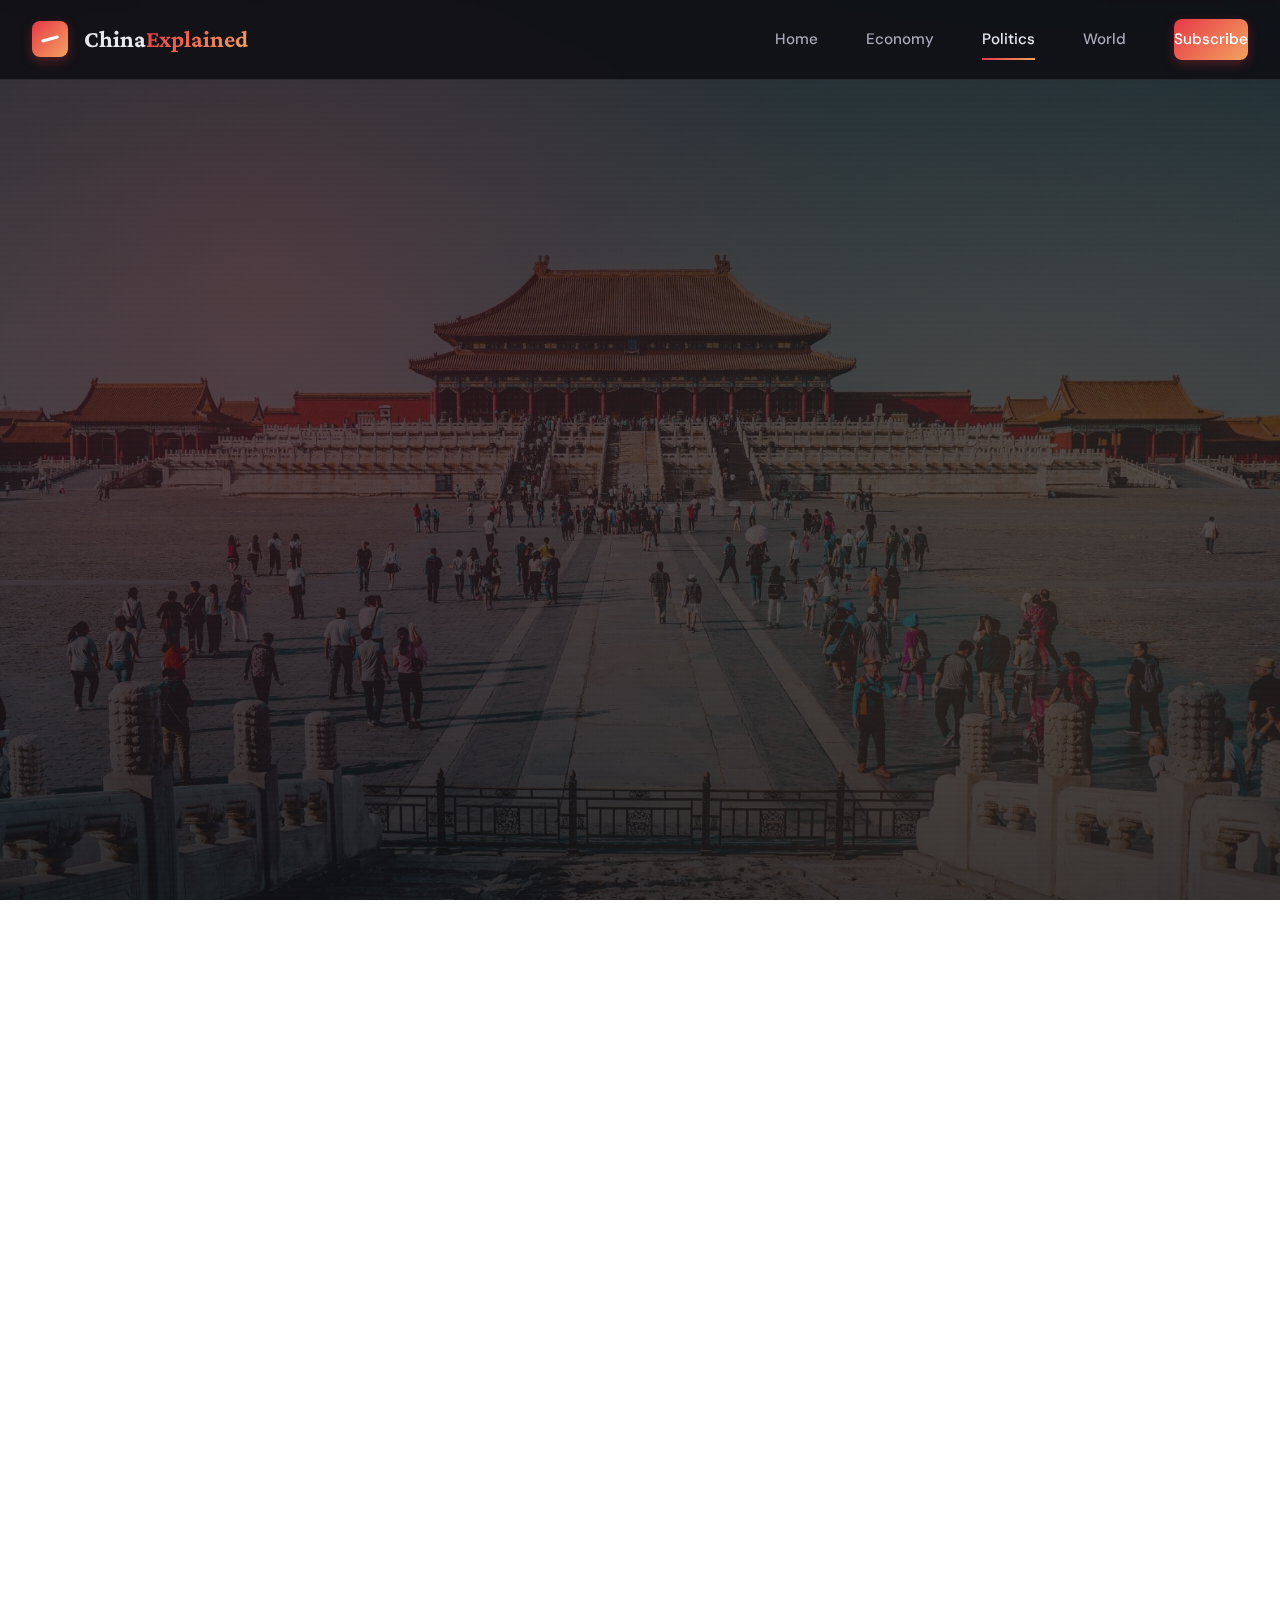
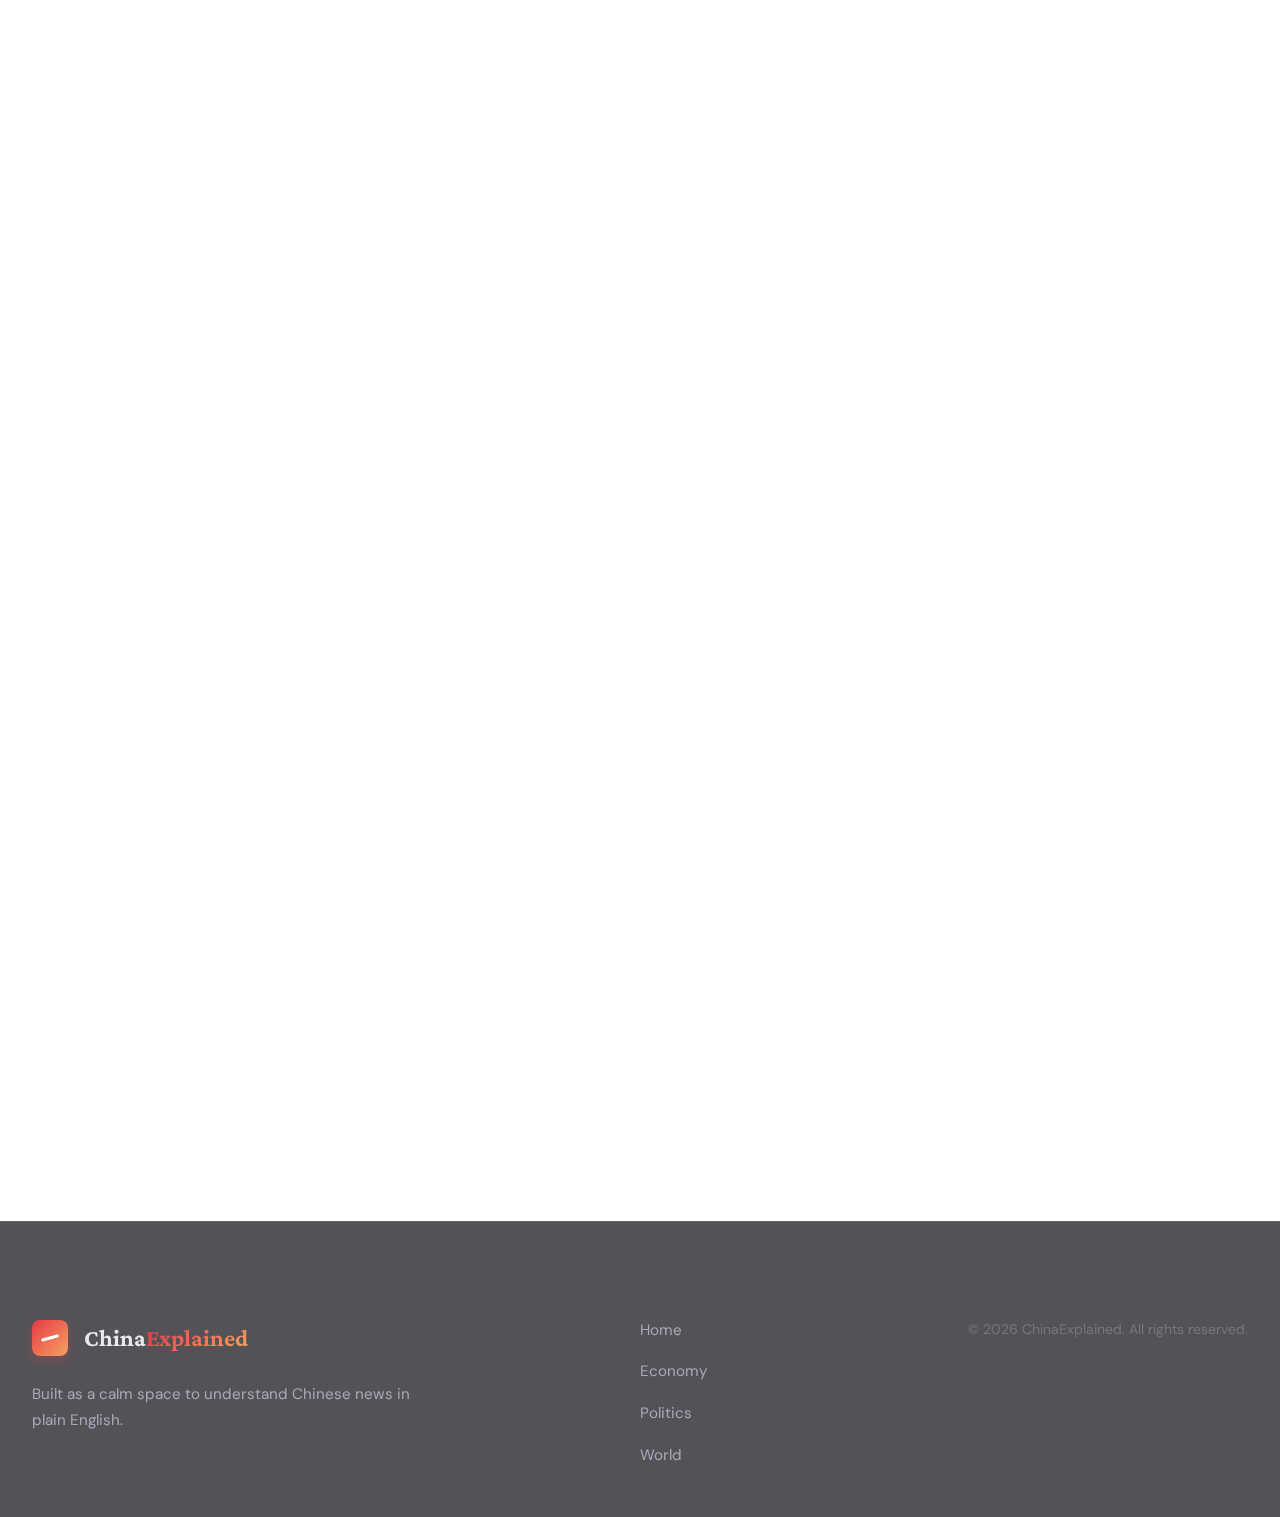
<file: politics.html>
<!DOCTYPE html>
<html lang="en">
<head>
    <meta charset="UTF-8" />
    <meta name="viewport" content="width=device-width, initial-scale=1.0" />
    <title>Politics - ChinaExplained</title>
    <meta name="description" content="Chinese political news and analysis, clearly explained." />
    
    <link rel="preconnect" href="https://fonts.googleapis.com">
    <link rel="preconnect" href="https://fonts.gstatic.com" crossorigin>
    <link href="https://fonts.googleapis.com/css2?family=Crimson+Pro:wght@300;400;600;700&family=DM+Sans:wght@400;500;700&display=swap" rel="stylesheet">
    
    <link rel="stylesheet" href="styles.css" />
</head>
<body>
    <div class="parallax-bg"></div>
    
    <header class="site-header">
        <div class="container header-inner">
            <a href="index.html" class="logo">
                <div class="logo-mark"></div>
                <span class="logo-text">China<span>Explained</span></span>
            </a>
            <nav class="main-nav">
                <a href="index.html">Home</a>
                <a href="economy.html">Economy</a>
                <a href="politics.html" class="active">Politics</a>
                <a href="world.html">World</a>
                <a href="index.html#newsletter" class="nav-cta">Subscribe</a>
            </nav>
        </div>
    </header>

    <main>
        <section class="category-hero">
            <div class="container">
                <div class="category-header" data-scroll-reveal>
                    <div class="card-tag politics">Politics</div>
                    <h1>Chinese Political News</h1>
                    <p>Understanding China's political system, institutions, and decision-making processes.</p>
                </div>
            </div>
        </section>

        <section class="articles-section">
            <div class="container">
                <div class="articles-grid">
                    
                    <article class="article-card" data-scroll-reveal data-delay="0">
                        <div class="article-meta">
                            <span class="article-date">January 24, 2026</span>
                            <span class="article-read-time">12 min read</span>
                        </div>
                        <h2>The Party Congress: How China's Leadership Actually Changes</h2>
                        <p>A visual guide to how the Communist Party Congress works, who attends, what gets decided, and why it matters more than most elections in the West.</p>
                        <div class="article-topics">
                            <span class="topic-tag">Party Congress</span>
                            <span class="topic-tag">Leadership</span>
                            <span class="topic-tag">Institutions</span>
                        </div>
                        <a href="#" class="article-link">Read full explainer →</a>
                    </article>

                    <article class="article-card" data-scroll-reveal data-delay="100">
                        <div class="article-meta">
                            <span class="article-date">January 20, 2026</span>
                            <span class="article-read-time">8 min read</span>
                        </div>
                        <h2>Understanding the Politburo Standing Committee</h2>
                        <p>Who sits on China's most powerful body, how they're selected, what their roles are, and how decisions get made behind closed doors.</p>
                        <div class="article-topics">
                            <span class="topic-tag">Politburo</span>
                            <span class="topic-tag">Power Structure</span>
                            <span class="topic-tag">Decision Making</span>
                        </div>
                        <a href="#" class="article-link">Read full explainer →</a>
                    </article>

                    <article class="article-card" data-scroll-reveal data-delay="200">
                        <div class="article-meta">
                            <span class="article-date">January 17, 2026</span>
                            <span class="article-read-time">10 min read</span>
                        </div>
                        <h2>Provincial Politics: How China's 31 Regions Actually Work</h2>
                        <p>China isn't as centralized as you might think. This explainer covers how provincial governments operate, compete, and sometimes resist Beijing.</p>
                        <div class="article-topics">
                            <span class="topic-tag">Provincial Government</span>
                            <span class="topic-tag">Federalism</span>
                            <span class="topic-tag">Local Politics</span>
                        </div>
                        <a href="#" class="article-link">Read full explainer →</a>
                    </article>

                    <article class="article-card" data-scroll-reveal data-delay="300">
                        <div class="article-meta">
                            <span class="article-date">January 14, 2026</span>
                            <span class="article-read-time">9 min read</span>
                        </div>
                        <h2>The National People's Congress: More Than Rubber Stamping</h2>
                        <p>Why China's legislature matters even though it rarely votes against Party proposals, and what actually happens during the annual Two Sessions.</p>
                        <div class="article-topics">
                            <span class="topic-tag">Legislature</span>
                            <span class="topic-tag">Two Sessions</span>
                            <span class="topic-tag">Law Making</span>
                        </div>
                        <a href="#" class="article-link">Read full explainer →</a>
                    </article>

                    <article class="article-card" data-scroll-reveal data-delay="0">
                        <div class="article-meta">
                            <span class="article-date">January 10, 2026</span>
                            <span class="article-read-time">11 min read</span>
                        </div>
                        <h2>Anti-Corruption Campaigns: Politics or Principle?</h2>
                        <p>How China's anti-corruption drive works, who gets targeted, and whether it's about cleaning house or consolidating power—or both.</p>
                        <div class="article-topics">
                            <span class="topic-tag">Anti-Corruption</span>
                            <span class="topic-tag">Discipline Inspection</span>
                            <span class="topic-tag">Political Power</span>
                        </div>
                        <a href="#" class="article-link">Read full explainer →</a>
                    </article>

                    <article class="article-card" data-scroll-reveal data-delay="100">
                        <div class="article-meta">
                            <span class="article-date">January 6, 2026</span>
                            <span class="article-read-time">7 min read</span>
                        </div>
                        <h2>China's Legal System: Courts, Party, and Power</h2>
                        <p>Understanding how China's courts work within a Party-led system, what judicial independence means in this context, and when law matters most.</p>
                        <div class="article-topics">
                            <span class="topic-tag">Legal System</span>
                            <span class="topic-tag">Courts</span>
                            <span class="topic-tag">Rule of Law</span>
                        </div>
                        <a href="#" class="article-link">Read full explainer →</a>
                    </article>

                </div>
            </div>
        </section>

        <section class="section newsletter-section">
            <div class="container">
                <div class="newsletter-box" data-scroll-reveal>
                    <div class="newsletter-content">
                        <h2>Get weekly political briefings</h2>
                        <p>Subscribe to receive clear explanations of the most important political news from China.</p>
                        
                        <form class="newsletter-form" action="#" method="post">
                            <div class="form-group">
                                <input type="email" id="email" name="email" placeholder="you@example.com" required />
                                <button type="submit" class="btn primary">
                                    <span>Subscribe</span>
                                </button>
                            </div>
                        </form>
                        
                        <p class="form-note">No spam, ever. Unsubscribe anytime.</p>
                    </div>
                </div>
            </div>
        </section>
    </main>

    <footer class="site-footer">
        <div class="container footer-inner">
            <div class="footer-brand">
                <div class="logo">
                    <div class="logo-mark"></div>
                    <span class="logo-text">China<span>Explained</span></span>
                </div>
                <p>Built as a calm space to understand Chinese news in plain English.</p>
            </div>
            <div class="footer-links">
                <a href="index.html">Home</a>
                <a href="economy.html">Economy</a>
                <a href="politics.html">Politics</a>
                <a href="world.html">World</a>
            </div>
            <div class="footer-copy">
                <p>© <span id="year"></span> ChinaExplained. All rights reserved.</p>
            </div>
        </div>
    </footer>

    <script src="main.js"></script>
</body>
</html>
</file>
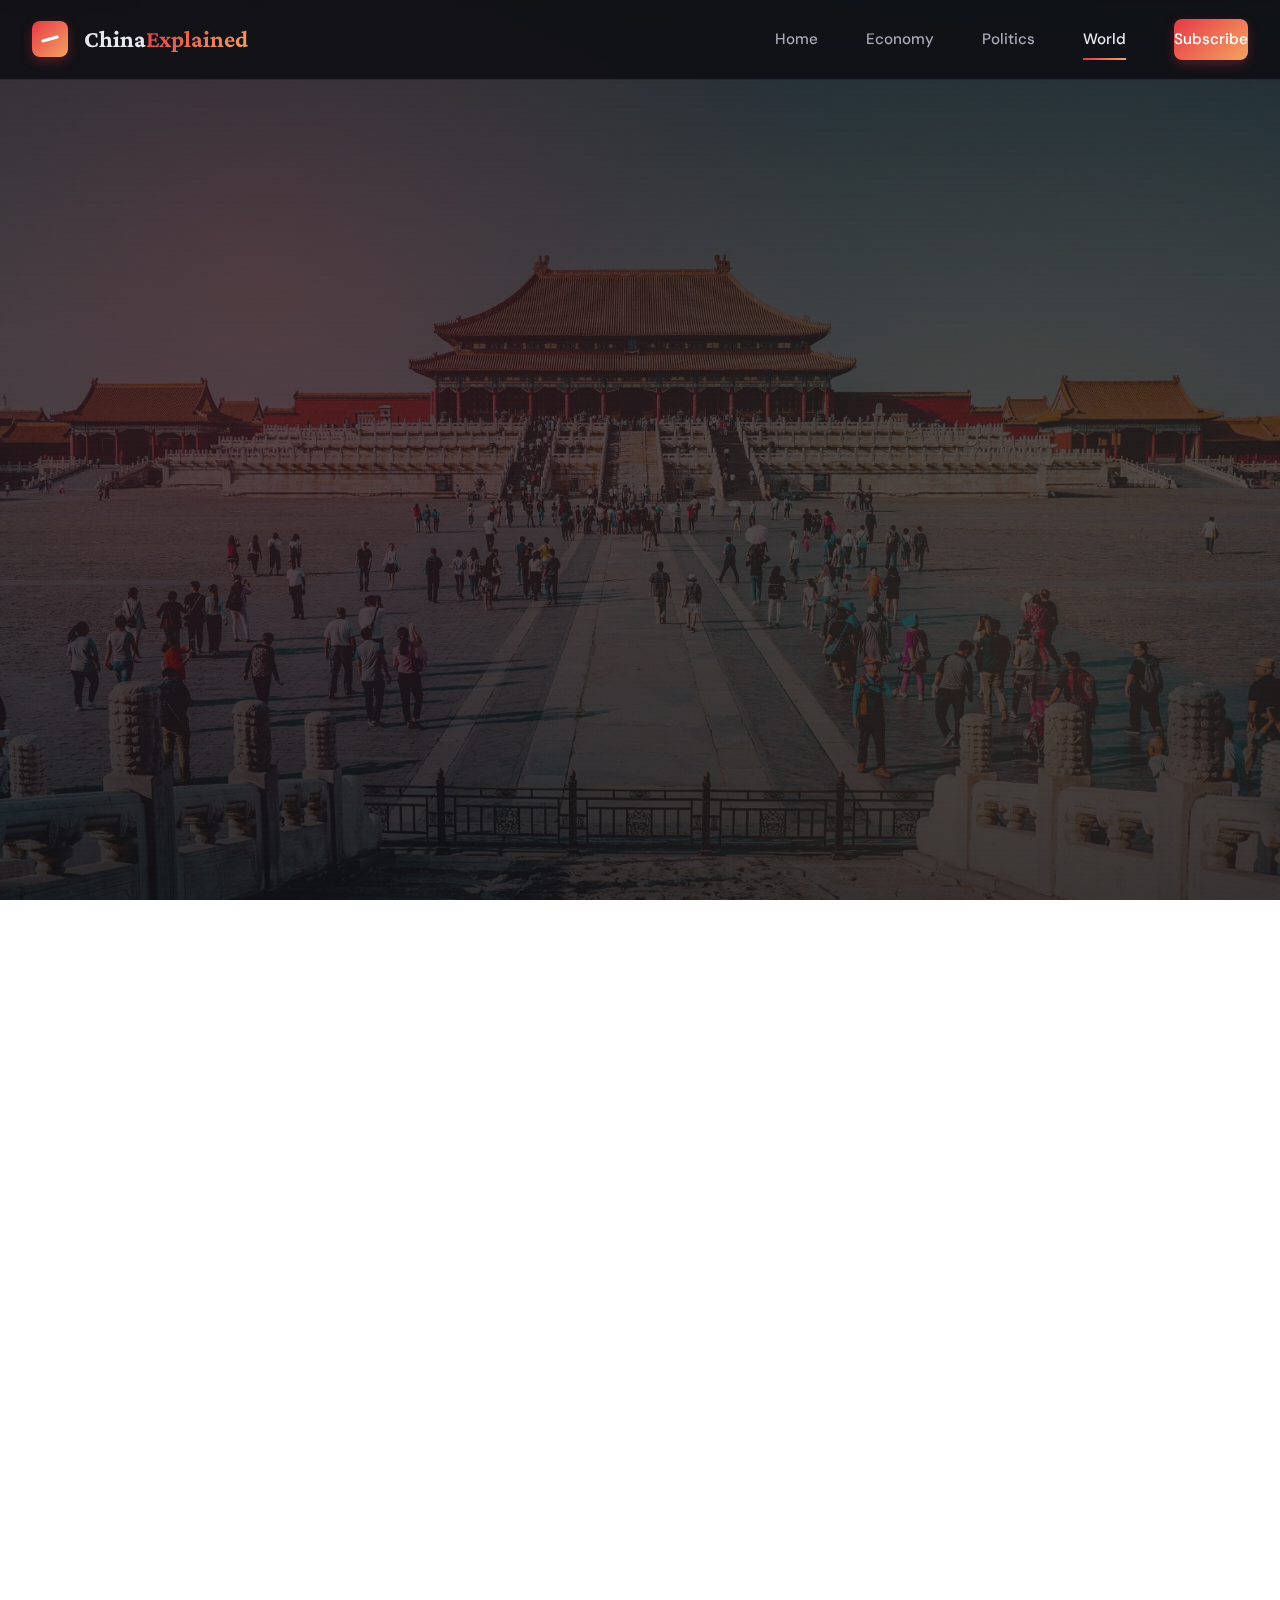
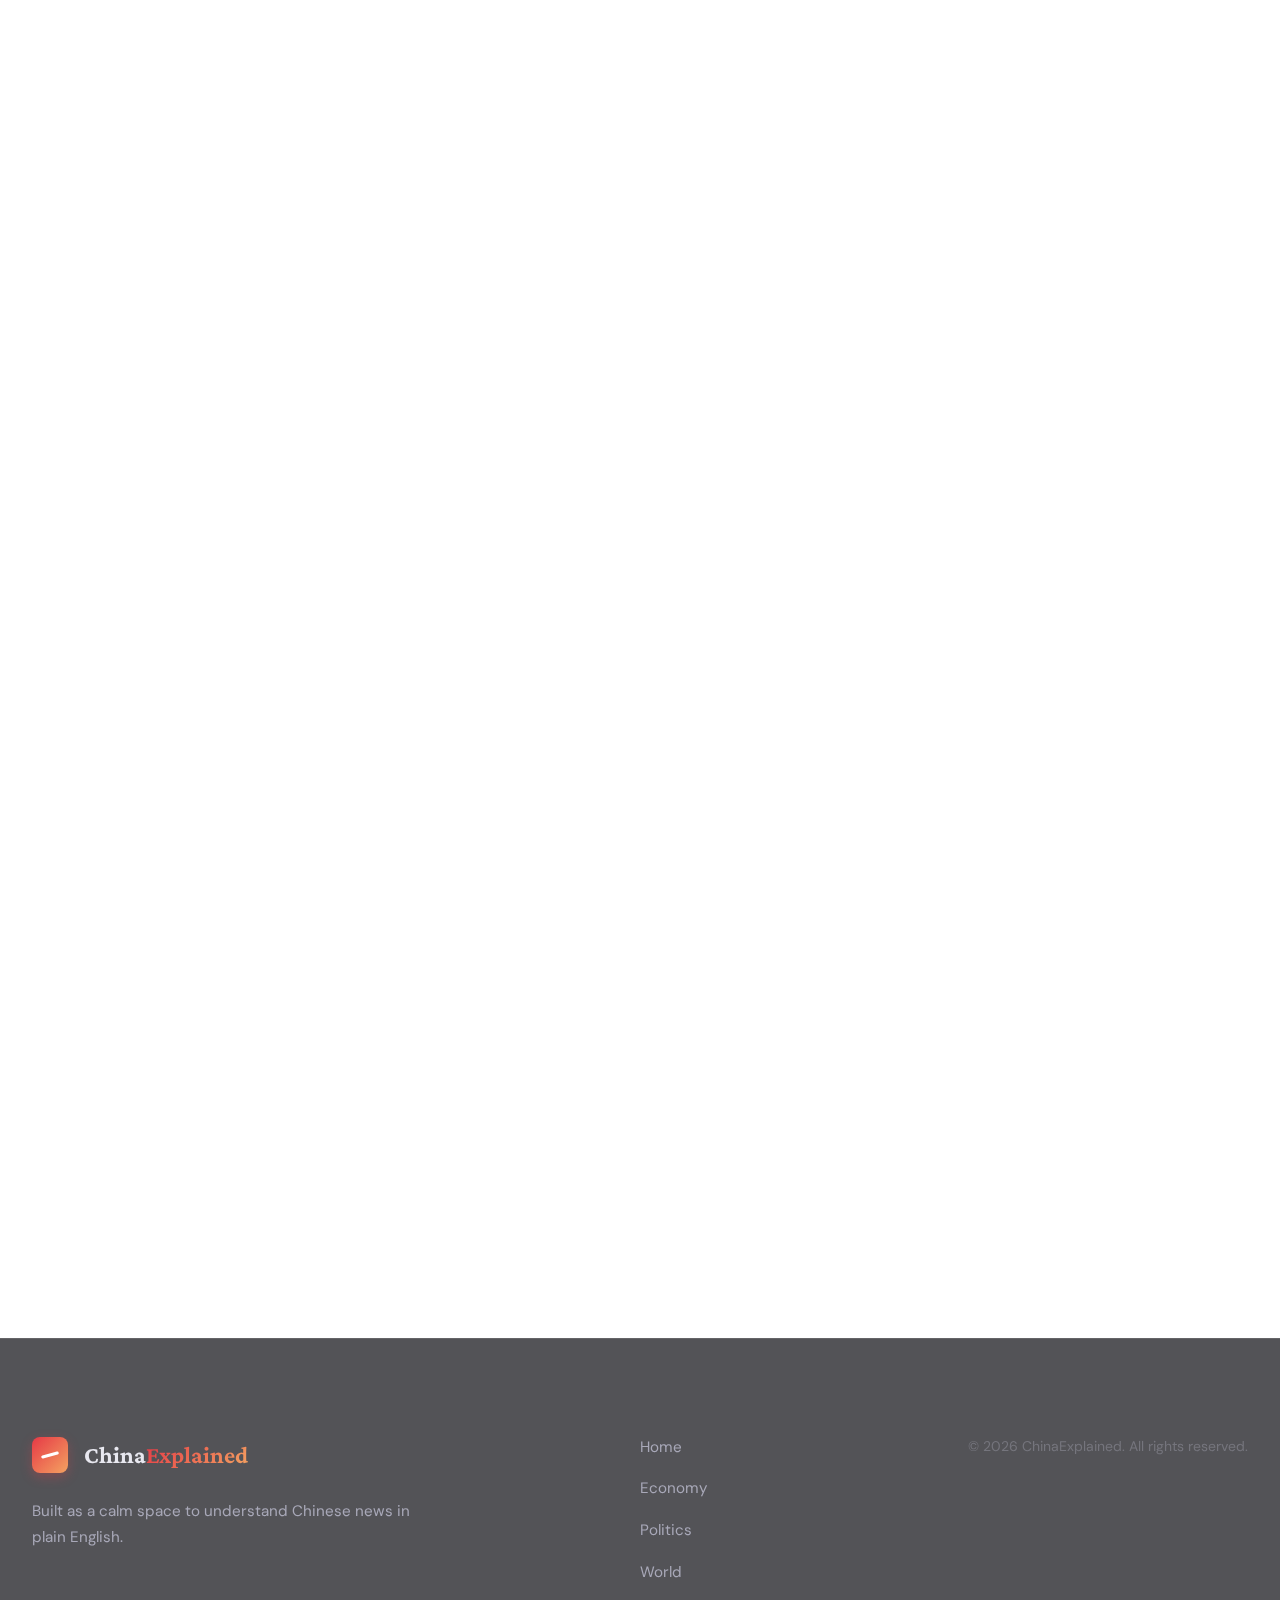
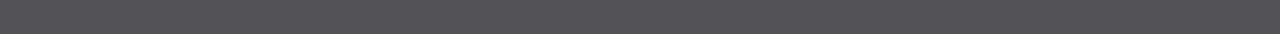
<file: world.html>
<!DOCTYPE html>
<html lang="en">
<head>
    <meta charset="UTF-8" />
    <meta name="viewport" content="width=device-width, initial-scale=1.0" />
    <title>World - ChinaExplained</title>
    <meta name="description" content="China's role in global affairs, clearly explained." />
    
    <link rel="preconnect" href="https://fonts.googleapis.com">
    <link rel="preconnect" href="https://fonts.gstatic.com" crossorigin>
    <link href="https://fonts.googleapis.com/css2?family=Crimson+Pro:wght@300;400;600;700&family=DM+Sans:wght@400;500;700&display=swap" rel="stylesheet">
    
    <link rel="stylesheet" href="styles.css" />
</head>
<body>
    <div class="parallax-bg"></div>
    
    <header class="site-header">
        <div class="container header-inner">
            <a href="index.html" class="logo">
                <div class="logo-mark"></div>
                <span class="logo-text">China<span>Explained</span></span>
            </a>
            <nav class="main-nav">
                <a href="index.html">Home</a>
                <a href="economy.html">Economy</a>
                <a href="politics.html">Politics</a>
                <a href="world.html" class="active">World</a>
                <a href="index.html#newsletter" class="nav-cta">Subscribe</a>
            </nav>
        </div>
    </header>

    <main>
        <section class="category-hero">
            <div class="container">
                <div class="category-header" data-scroll-reveal>
                    <div class="card-tag world">World</div>
                    <h1>China and the World</h1>
                    <p>Understanding China's global relationships, from trade and diplomacy to security and soft power.</p>
                </div>
            </div>
        </section>

        <section class="articles-section">
            <div class="container">
                <div class="articles-grid">
                    
                    <article class="article-card" data-scroll-reveal data-delay="0">
                        <div class="article-meta">
                            <span class="article-date">January 23, 2026</span>
                            <span class="article-read-time">11 min read</span>
                        </div>
                        <h2>Belt and Road Initiative: The Infrastructure Behind the Headlines</h2>
                        <p>What BRI actually looks like on the ground, from ports in Pakistan to railways in East Africa—beyond the geopolitical talking points.</p>
                        <div class="article-topics">
                            <span class="topic-tag">Belt and Road</span>
                            <span class="topic-tag">Infrastructure</span>
                            <span class="topic-tag">Development</span>
                        </div>
                        <a href="#" class="article-link">Read full explainer →</a>
                    </article>

                    <article class="article-card" data-scroll-reveal data-delay="100">
                        <div class="article-meta">
                            <span class="article-date">January 19, 2026</span>
                            <span class="article-read-time">9 min read</span>
                        </div>
                        <h2>US-China Relations: Understanding the "Strategic Competition"</h2>
                        <p>A calm breakdown of the most important bilateral relationship of the 21st century—where interests align, where they clash, and what's at stake.</p>
                        <div class="article-topics">
                            <span class="topic-tag">US Relations</span>
                            <span class="topic-tag">Competition</span>
                            <span class="topic-tag">Diplomacy</span>
                        </div>
                        <a href="#" class="article-link">Read full explainer →</a>
                    </article>

                    <article class="article-card" data-scroll-reveal data-delay="200">
                        <div class="article-meta">
                            <span class="article-date">January 16, 2026</span>
                            <span class="article-read-time">8 min read</span>
                        </div>
                        <h2>The Taiwan Question: History, Status, and Tensions</h2>
                        <p>Understanding the historical context, current status quo, and why this issue remains central to China's foreign policy and regional security.</p>
                        <div class="article-topics">
                            <span class="topic-tag">Taiwan</span>
                            <span class="topic-tag">Cross-Strait Relations</span>
                            <span class="topic-tag">Security</span>
                        </div>
                        <a href="#" class="article-link">Read full explainer →</a>
                    </article>

                    <article class="article-card" data-scroll-reveal data-delay="300">
                        <div class="article-meta">
                            <span class="article-date">January 13, 2026</span>
                            <span class="article-read-time">10 min read</span>
                        </div>
                        <h2>China and the Global South: Beyond "Debt Trap" Narratives</h2>
                        <p>How China engages with developing countries through loans, trade, and diplomacy—examining both the benefits and legitimate concerns.</p>
                        <div class="article-topics">
                            <span class="topic-tag">Global South</span>
                            <span class="topic-tag">Development Finance</span>
                            <span class="topic-tag">Partnerships</span>
                        </div>
                        <a href="#" class="article-link">Read full explainer →</a>
                    </article>

                    <article class="article-card" data-scroll-reveal data-delay="0">
                        <div class="article-meta">
                            <span class="article-date">January 9, 2026</span>
                            <span class="article-read-time">7 min read</span>
                        </div>
                        <h2>South China Sea Disputes: Territory, Resources, and Strategy</h2>
                        <p>Understanding overlapping claims, why this matters for trade and security, and what recent developments mean for regional stability.</p>
                        <div class="article-topics">
                            <span class="topic-tag">South China Sea</span>
                            <span class="topic-tag">Territorial Disputes</span>
                            <span class="topic-tag">Maritime Security</span>
                        </div>
                        <a href="#" class="article-link">Read full explainer →</a>
                    </article>

                    <article class="article-card" data-scroll-reveal data-delay="100">
                        <div class="article-meta">
                            <span class="article-date">January 5, 2026</span>
                            <span class="article-read-time">9 min read</span>
                        </div>
                        <h2>China's Climate Diplomacy: Leader or Laggard?</h2>
                        <p>Examining China's role in global climate efforts—from massive renewable investments to ongoing coal dependency—without the hype.</p>
                        <div class="article-topics">
                            <span class="topic-tag">Climate Change</span>
                            <span class="topic-tag">Energy Policy</span>
                            <span class="topic-tag">Environmental Diplomacy</span>
                        </div>
                        <a href="#" class="article-link">Read full explainer →</a>
                    </article>

                </div>
            </div>
        </section>

        <section class="section newsletter-section">
            <div class="container">
                <div class="newsletter-box" data-scroll-reveal>
                    <div class="newsletter-content">
                        <h2>Get weekly global affairs briefings</h2>
                        <p>Subscribe to receive clear explanations of China's most important global developments.</p>
                        
                        <form class="newsletter-form" action="#" method="post">
                            <div class="form-group">
                                <input type="email" id="email" name="email" placeholder="you@example.com" required />
                                <button type="submit" class="btn primary">
                                    <span>Subscribe</span>
                                </button>
                            </div>
                        </form>
                        
                        <p class="form-note">No spam, ever. Unsubscribe anytime.</p>
                    </div>
                </div>
            </div>
        </section>
    </main>

    <footer class="site-footer">
        <div class="container footer-inner">
            <div class="footer-brand">
                <div class="logo">
                    <div class="logo-mark"></div>
                    <span class="logo-text">China<span>Explained</span></span>
                </div>
                <p>Built as a calm space to understand Chinese news in plain English.</p>
            </div>
            <div class="footer-links">
                <a href="index.html">Home</a>
                <a href="economy.html">Economy</a>
                <a href="politics.html">Politics</a>
                <a href="world.html">World</a>
            </div>
            <div class="footer-copy">
                <p>© <span id="year"></span> ChinaExplained. All rights reserved.</p>
            </div>
        </div>
    </footer>

    <script src="main.js"></script>
</body>
</html>
</file>
<file: styles.css>
/* ========================================
   ChinaExplained - Enhanced Stylesheet
   China-themed colors with parallax effects
   ======================================== */

/* ----------------------------------------
   CSS VARIABLES
   ---------------------------------------- */
:root {
    /* China-inspired Colors */
    --color-bg: #0d0d12;
    --color-bg-light: #151519;
    --color-bg-muted: #1c1c24;
    --color-text: #e8e8f0;
    --color-text-muted: #a8a8b8;
    --color-text-dim: #75757d;
    --color-red: #e63946;
    --color-gold: #f4a261;
    --color-jade: #2a9d8f;
    --color-primary: #e63946;
    --color-primary-glow: rgba(230, 57, 70, 0.3);
    --color-accent: #f4a261;
    --color-border: rgba(255, 255, 255, 0.1);
    --color-card-bg: rgba(28, 28, 36, 0.7);
    
    /* Typography */
    --font-display: 'Crimson Pro', Georgia, serif;
    --font-body: 'DM Sans', -apple-system, BlinkMacSystemFont, sans-serif;
    
    /* Spacing */
    --space-xs: 0.5rem;
    --space-sm: 1rem;
    --space-md: 1.5rem;
    --space-lg: 2rem;
    --space-xl: 3rem;
    --space-2xl: 4rem;
    --space-3xl: 6rem;
    --space-4xl: 8rem;
    
    /* Layout */
    --max-width: 1280px;
    --header-height: 80px;
    
    /* Effects */
    --blur-sm: 8px;
    --blur-md: 16px;
    --blur-lg: 24px;
}

/* ----------------------------------------
   RESET & BASE
   ---------------------------------------- */
*, *::before, *::after {
    box-sizing: border-box;
    margin: 0;
    padding: 0;
}

html {
    scroll-behavior: smooth;
    font-size: 16px;
    -webkit-font-smoothing: antialiased;
    -moz-osx-font-smoothing: grayscale;
}

body {
    font-family: var(--font-body);
    font-size: 1rem;
    line-height: 1.7;
    color: var(--color-text);
    background-color: transparent;
    overflow-x: hidden;
}

img {
    max-width: 100%;
    height: auto;
    display: block;
}

a {
    color: var(--color-primary);
    text-decoration: none;
    transition: all 0.3s ease;
}

a:hover {
    color: var(--color-accent);
}

h1, h2, h3, h4, h5, h6 {
    font-family: var(--font-display);
    font-weight: 600;
    line-height: 1.2;
    color: var(--color-text);
}

h1 {
    font-size: clamp(2.5rem, 6vw, 4.5rem);
    font-weight: 700;
    letter-spacing: -0.02em;
}

h2 {
    font-size: clamp(2rem, 4vw, 3rem);
    letter-spacing: -0.01em;
}

h3 {
    font-size: clamp(1.25rem, 2vw, 1.5rem);
    font-weight: 600;
}

/* ----------------------------------------
   PARALLAX BACKGROUND WITH FORBIDDEN CITY
   ---------------------------------------- */
.parallax-bg {
    position: fixed;
    top: 0;
    left: 0;
    width: 100%;
    height: 100%;
    z-index: -1;
    background: 
        /* Dark translucent overlay to keep text readable */
        linear-gradient(180deg, rgba(13, 13, 18, 0.85) 0%, rgba(13, 13, 18, 0.75) 50%, rgba(13, 13, 18, 0.85) 100%),
        /* Forbidden City photo */
        url('forbidden-city.jpg') center center / cover no-repeat;
    background-attachment: fixed;
    will-change: transform;
}

/* Additional subtle gradient overlay for depth */
.parallax-bg::before {
    content: '';
    position: fixed;
    top: 0;
    left: 0;
    width: 100%;
    height: 100%;
    background: 
        radial-gradient(circle at 20% 30%, rgba(230, 57, 70, 0.15) 0%, transparent 50%),
        radial-gradient(circle at 80% 70%, rgba(244, 162, 97, 0.1) 0%, transparent 50%);
    pointer-events: none;
    z-index: -1;
}

/* Subtle texture overlay */
.parallax-bg::after {
    content: '';
    position: fixed;
    top: 0;
    left: 0;
    width: 100%;
    height: 100%;
    background-image: 
        repeating-linear-gradient(0deg, transparent, transparent 3px, rgba(255, 255, 255, 0.01) 3px, rgba(255, 255, 255, 0.01) 6px);
    opacity: 0.3;
    pointer-events: none;
    z-index: -1;
}

/* ----------------------------------------
   LAYOUT
   ---------------------------------------- */
/* Reading Progress Bar */
.reading-progress-bar {
    position: fixed;
    top: 0;
    left: 0;
    width: 0%;
    height: 4px;
    background: linear-gradient(90deg, var(--color-red), var(--color-gold), var(--color-jade));
    z-index: 10000;
    transition: width 0.1s ease;
    box-shadow: 0 2px 8px rgba(230, 57, 70, 0.5);
}

.container {
    width: 100%;
    max-width: var(--max-width);
    margin: 0 auto;
    padding: 0 var(--space-lg);
}

.section {
    padding: var(--space-4xl) 0;
    position: relative;
}

.section-dark {
    background: rgba(13, 13, 18, 0.6);
    backdrop-filter: blur(var(--blur-sm));
}

.section-muted {
    background: rgba(21, 21, 25, 0.4);
    backdrop-filter: blur(var(--blur-sm));
}

/* ----------------------------------------
   HEADER
   ---------------------------------------- */
.site-header {
    position: fixed;
    top: 0;
    left: 0;
    right: 0;
    z-index: 1000;
    background: rgba(13, 13, 18, 0.85);
    backdrop-filter: blur(var(--blur-md));
    border-bottom: 1px solid var(--color-border);
    height: var(--header-height);
    transition: all 0.3s ease;
}

.site-header.scrolled {
    background: rgba(13, 13, 18, 0.95);
    box-shadow: 0 4px 24px rgba(0, 0, 0, 0.3);
}

.header-inner {
    display: flex;
    align-items: center;
    justify-content: space-between;
    height: 100%;
}

.logo {
    display: flex;
    align-items: center;
    gap: var(--space-sm);
    cursor: pointer;
    text-decoration: none;
}

.logo-mark {
    width: 36px;
    height: 36px;
    background: linear-gradient(135deg, var(--color-red) 0%, var(--color-gold) 100%);
    border-radius: 8px;
    position: relative;
    box-shadow: 0 4px 12px var(--color-primary-glow);
    animation: logoPulse 3s ease-in-out infinite;
}

@keyframes logoPulse {
    0%, 100% { box-shadow: 0 4px 12px var(--color-primary-glow); }
    50% { box-shadow: 0 4px 20px var(--color-primary-glow); }
}

.logo-mark::after {
    content: '';
    position: absolute;
    top: 50%;
    left: 50%;
    transform: translate(-50%, -50%) rotate(-15deg);
    width: 18px;
    height: 3px;
    background: white;
    border-radius: 2px;
}

.logo-text {
    font-family: var(--font-display);
    font-size: 1.5rem;
    font-weight: 700;
    color: var(--color-text);
}

.logo-text span {
    background: linear-gradient(135deg, var(--color-red) 0%, var(--color-gold) 100%);
    -webkit-background-clip: text;
    -webkit-text-fill-color: transparent;
    background-clip: text;
}

.main-nav {
    display: flex;
    align-items: center;
    gap: var(--space-xl);
}

.main-nav a {
    font-size: 0.95rem;
    font-weight: 500;
    color: var(--color-text-muted);
    position: relative;
    padding: var(--space-xs) 0;
}

.main-nav a.active {
    color: var(--color-text);
}

.main-nav a::after {
    content: '';
    position: absolute;
    bottom: 0;
    left: 0;
    width: 0;
    height: 2px;
    background: linear-gradient(90deg, var(--color-red), var(--color-gold));
    transition: width 0.3s ease;
}

.main-nav a:hover,
.main-nav a.active {
    color: var(--color-text);
}

.main-nav a:hover::after,
.main-nav a.active::after {
    width: 100%;
}

.nav-cta {
    background: linear-gradient(135deg, var(--color-red) 0%, var(--color-gold) 100%);
    color: white !important;
    padding: var(--space-xs) var(--space-md);
    border-radius: 8px;
    font-weight: 600;
    box-shadow: 0 4px 12px var(--color-primary-glow);
    transition: all 0.3s ease;
}

.nav-cta::after {
    display: none;
}

.nav-cta:hover {
    transform: translateY(-2px);
    box-shadow: 0 6px 20px var(--color-primary-glow);
}

.mobile-menu-toggle {
    display: none;
    flex-direction: column;
    gap: 6px;
    background: none;
    border: none;
    cursor: pointer;
    padding: var(--space-xs);
}

.mobile-menu-toggle span {
    width: 24px;
    height: 2px;
    background: var(--color-text);
    border-radius: 2px;
    transition: all 0.3s ease;
}

/* ----------------------------------------
   BUTTONS
   ---------------------------------------- */
.btn {
    display: inline-flex;
    align-items: center;
    gap: var(--space-xs);
    padding: var(--space-md) var(--space-xl);
    font-family: var(--font-body);
    font-size: 1rem;
    font-weight: 600;
    border-radius: 12px;
    border: 2px solid transparent;
    cursor: pointer;
    transition: all 0.3s ease;
    text-decoration: none;
    position: relative;
    overflow: hidden;
}

.btn::before {
    content: '';
    position: absolute;
    top: 50%;
    left: 50%;
    width: 0;
    height: 0;
    background: rgba(255, 255, 255, 0.2);
    border-radius: 50%;
    transform: translate(-50%, -50%);
    transition: width 0.6s ease, height 0.6s ease;
}

.btn:hover::before {
    width: 300px;
    height: 300px;
}

.btn.primary {
    background: linear-gradient(135deg, var(--color-red) 0%, var(--color-gold) 100%);
    color: white;
    box-shadow: 0 4px 16px var(--color-primary-glow);
}

.btn.primary:hover {
    transform: translateY(-3px);
    box-shadow: 0 8px 24px var(--color-primary-glow);
    color: white;
}

.btn.ghost {
    background: transparent;
    color: var(--color-text);
    border: 2px solid var(--color-border);
    backdrop-filter: blur(var(--blur-sm));
}

.btn.ghost:hover {
    background: rgba(255, 255, 255, 0.05);
    border-color: var(--color-primary);
    color: var(--color-text);
}

.btn svg {
    position: relative;
    z-index: 1;
    transition: transform 0.3s ease;
}

.btn:hover svg {
    transform: translateX(4px);
}

/* ----------------------------------------
   HERO SECTION
   ---------------------------------------- */
.hero {
    min-height: 100vh;
    display: flex;
    align-items: center;
    padding-top: var(--header-height);
    position: relative;
    overflow: hidden;
}

.hero::before {
    content: '';
    position: absolute;
    top: 20%;
    right: -10%;
    width: 600px;
    height: 600px;
    background: radial-gradient(circle, var(--color-primary-glow) 0%, transparent 70%);
    border-radius: 50%;
    filter: blur(80px);
    animation: float 8s ease-in-out infinite;
}

@keyframes float {
    0%, 100% { transform: translate(0, 0); }
    50% { transform: translate(-50px, -30px); }
}

.hero-inner {
    display: grid;
    grid-template-columns: 1.2fr 1fr;
    gap: var(--space-3xl);
    align-items: center;
    position: relative;
    z-index: 1;
}

.hero-content {
    max-width: 700px;
}

.eyebrow {
    display: inline-block;
    font-size: 0.875rem;
    font-weight: 700;
    text-transform: uppercase;
    letter-spacing: 0.15em;
    color: var(--color-gold);
    margin-bottom: var(--space-md);
    padding: var(--space-xs) var(--space-md);
    background: rgba(244, 162, 97, 0.1);
    border-radius: 20px;
    border: 1px solid rgba(244, 162, 97, 0.3);
}

.gradient-text {
    background: linear-gradient(135deg, var(--color-red) 0%, var(--color-gold) 100%);
    -webkit-background-clip: text;
    -webkit-text-fill-color: transparent;
    background-clip: text;
}

.hero h1 {
    margin-bottom: var(--space-lg);
    line-height: 1.1;
}

.hero-subtitle {
    font-size: 1.25rem;
    color: var(--color-text-muted);
    margin-bottom: var(--space-xl);
    line-height: 1.6;
}

.hero-subtitle strong {
    color: var(--color-text);
    font-weight: 700;
}

.hero-actions {
    display: flex;
    gap: var(--space-md);
    margin-bottom: var(--space-lg);
    flex-wrap: wrap;
}

.hero-footnote {
    font-size: 0.95rem;
    color: var(--color-text-dim);
    font-style: italic;
}

/* Hero Visual Cards */
.hero-visual {
    position: relative;
    height: 500px;
}

.floating-card {
    position: absolute;
    background: var(--color-card-bg);
    backdrop-filter: blur(var(--blur-md));
    border: 1px solid var(--color-border);
    border-radius: 20px;
    padding: var(--space-lg);
    box-shadow: 0 8px 32px rgba(0, 0, 0, 0.4);
    transition: transform 0.3s ease, border-color 0.3s ease;
    text-decoration: none;
    display: block;
}

.floating-card:hover {
    transform: translateY(-8px);
    border-color: var(--color-primary);
}

a.floating-card {
    cursor: pointer;
}

a.floating-card:hover h3 {
    color: var(--color-primary);
}

.card-1 {
    top: 0;
    left: 0;
    width: 80%;
    animation: cardFloat1 6s ease-in-out infinite;
}

.card-2 {
    bottom: 0;
    right: 0;
    width: 75%;
    animation: cardFloat2 6s ease-in-out infinite 1s;
}

@keyframes cardFloat1 {
    0%, 100% { transform: translate(0, 0) rotate(-2deg); }
    50% { transform: translate(10px, -10px) rotate(-1deg); }
}

@keyframes cardFloat2 {
    0%, 100% { transform: translate(0, 0) rotate(2deg); }
    50% { transform: translate(-10px, 10px) rotate(1deg); }
}

.card-label {
    display: block;
    font-size: 0.75rem;
    font-weight: 700;
    text-transform: uppercase;
    letter-spacing: 0.1em;
    color: var(--color-gold);
    margin-bottom: var(--space-sm);
}

.floating-card h3 {
    font-size: 1.25rem;
    color: var(--color-text);
    margin-bottom: var(--space-md);
    font-style: italic;
}

.card-stats {
    display: flex;
    gap: var(--space-md);
    font-size: 0.875rem;
    color: var(--color-text-muted);
}

.breakdown-list {
    list-style: none;
}

.breakdown-list li {
    padding: var(--space-xs) 0;
    color: var(--color-text-muted);
    font-size: 0.95rem;
}

/* ----------------------------------------
   SECTION HEADERS
   ---------------------------------------- */
.section-header {
    text-align: center;
    max-width: 800px;
    margin: 0 auto var(--space-3xl);
}

.section-label {
    display: inline-block;
    font-size: 0.875rem;
    font-weight: 700;
    text-transform: uppercase;
    letter-spacing: 0.15em;
    color: var(--color-primary);
    margin-bottom: var(--space-md);
}

.section-header h2 {
    margin-bottom: var(--space-md);
}

.section-header p {
    font-size: 1.125rem;
    color: var(--color-text-muted);
}

/* ----------------------------------------
   STEPS GRID
   ---------------------------------------- */
.steps-grid {
    display: grid;
    grid-template-columns: repeat(3, 1fr);
    gap: var(--space-xl);
}

.step-card {
    background: var(--color-card-bg);
    backdrop-filter: blur(var(--blur-md));
    border: 1px solid var(--color-border);
    border-radius: 20px;
    padding: var(--space-xl);
    transition: all 0.4s ease;
    position: relative;
    overflow: hidden;
}

.step-card::before {
    content: '';
    position: absolute;
    top: 0;
    left: 0;
    width: 100%;
    height: 4px;
    background: linear-gradient(90deg, var(--color-red), var(--color-gold));
    transform: scaleX(0);
    transform-origin: left;
    transition: transform 0.6s ease;
}

.step-card:hover::before {
    transform: scaleX(1);
}

.step-card:hover {
    transform: translateY(-8px);
    border-color: var(--color-primary);
    box-shadow: 0 12px 40px rgba(230, 57, 70, 0.2);
}

.step-number {
    font-family: var(--font-display);
    font-size: 3rem;
    font-weight: 700;
    background: linear-gradient(135deg, var(--color-red) 0%, var(--color-gold) 100%);
    -webkit-background-clip: text;
    -webkit-text-fill-color: transparent;
    background-clip: text;
    margin-bottom: var(--space-md);
    line-height: 1;
}

.step-card h3 {
    margin-bottom: var(--space-sm);
    color: var(--color-text);
}

.step-card p {
    color: var(--color-text-muted);
    margin-bottom: var(--space-lg);
}

.step-visual {
    height: 60px;
    display: flex;
    align-items: center;
    justify-content: center;
}

.visual-line {
    width: 100%;
    height: 2px;
    background: linear-gradient(90deg, transparent, var(--color-primary), transparent);
}

.visual-grid {
    width: 60px;
    height: 60px;
    display: grid;
    grid-template-columns: repeat(3, 1fr);
    gap: 4px;
}

.visual-grid::before,
.visual-grid::after {
    content: '';
    background: var(--color-primary);
    border-radius: 4px;
}

.visual-circle {
    width: 60px;
    height: 60px;
    border: 3px solid var(--color-primary);
    border-radius: 50%;
    position: relative;
}

.visual-circle::before {
    content: '';
    position: absolute;
    top: 50%;
    left: 50%;
    transform: translate(-50%, -50%);
    width: 30px;
    height: 30px;
    background: var(--color-gold);
    border-radius: 50%;
}

/* ----------------------------------------
   EXPLAINERS GRID
   ---------------------------------------- */
.explainers-grid {
    display: grid;
    grid-template-columns: repeat(3, 1fr);
    gap: var(--space-xl);
}

.explainer-card {
    background: var(--color-card-bg);
    backdrop-filter: blur(var(--blur-md));
    border: 1px solid var(--color-border);
    border-radius: 20px;
    padding: var(--space-xl);
    display: flex;
    flex-direction: column;
    transition: all 0.4s ease;
}

.explainer-card:hover {
    transform: translateY(-8px);
    border-color: var(--color-primary);
    box-shadow: 0 12px 40px rgba(230, 57, 70, 0.2);
}

.card-tag {
    display: inline-block;
    font-size: 0.75rem;
    font-weight: 700;
    text-transform: uppercase;
    letter-spacing: 0.1em;
    padding: var(--space-xs) var(--space-md);
    border-radius: 20px;
    margin-bottom: var(--space-md);
    align-self: flex-start;
}

.card-tag.economy {
    background: rgba(42, 157, 143, 0.15);
    color: var(--color-jade);
    border: 1px solid rgba(42, 157, 143, 0.3);
}

.card-tag.politics {
    background: rgba(230, 57, 70, 0.15);
    color: var(--color-red);
    border: 1px solid rgba(230, 57, 70, 0.3);
}

.card-tag.world {
    background: rgba(244, 162, 97, 0.15);
    color: var(--color-gold);
    border: 1px solid rgba(244, 162, 97, 0.3);
}

.explainer-card h3 {
    margin-bottom: var(--space-sm);
    color: var(--color-text);
}

.explainer-card > p {
    color: var(--color-text-muted);
    margin-bottom: var(--space-lg);
    flex-grow: 1;
}

.card-features {
    list-style: none;
    margin-bottom: var(--space-lg);
    padding-top: var(--space-md);
    border-top: 1px solid var(--color-border);
}

.card-features li {
    position: relative;
    padding-left: var(--space-lg);
    padding-bottom: var(--space-xs);
    font-size: 0.875rem;
    color: var(--color-text-muted);
}

.card-features li::before {
    content: '';
    position: absolute;
    left: 0;
    top: 8px;
    width: 6px;
    height: 6px;
    background: var(--color-primary);
    border-radius: 50%;
}

.card-link {
    display: inline-flex;
    align-items: center;
    gap: var(--space-xs);
    font-size: 0.875rem;
    font-weight: 600;
    color: var(--color-primary);
    margin-top: auto;
    transition: all 0.3s ease;
}

.card-link:hover {
    gap: var(--space-sm);
    color: var(--color-gold);
}

/* ----------------------------------------
   VALUES GRID
   ---------------------------------------- */
.values-grid {
    display: grid;
    grid-template-columns: repeat(3, 1fr);
    gap: var(--space-xl);
}

.value-card {
    background: var(--color-card-bg);
    backdrop-filter: blur(var(--blur-md));
    border: 1px solid var(--color-border);
    border-radius: 20px;
    padding: var(--space-xl);
    text-align: center;
    transition: all 0.4s ease;
}

.value-card:hover {
    transform: translateY(-8px);
    border-color: var(--color-primary);
}

.value-icon {
    font-size: 3rem;
    margin-bottom: var(--space-md);
    filter: grayscale(0.3);
}

.value-card h3 {
    margin-bottom: var(--space-sm);
    color: var(--color-text);
}

.value-card p {
    color: var(--color-text-muted);
}

/* ----------------------------------------
   FAQ
   ---------------------------------------- */
.faq-grid {
    display: grid;
    grid-template-columns: repeat(2, 1fr);
    gap: var(--space-xl);
}

.faq-item {
    background: var(--color-card-bg);
    backdrop-filter: blur(var(--blur-md));
    border: 1px solid var(--color-border);
    border-radius: 20px;
    padding: var(--space-xl);
    transition: all 0.3s ease;
}

.faq-item:hover {
    border-color: var(--color-primary);
    transform: translateY(-4px);
}

.faq-item h3 {
    margin-bottom: var(--space-sm);
    color: var(--color-text);
}

.faq-item p {
    color: var(--color-text-muted);
}

/* ----------------------------------------
   CATEGORY PAGES
   ---------------------------------------- */
.category-hero {
    padding-top: calc(var(--header-height) + var(--space-3xl));
    padding-bottom: var(--space-3xl);
}

.category-header {
    text-align: center;
    max-width: 800px;
    margin: 0 auto;
}

.category-header h1 {
    margin: var(--space-md) 0;
}

.category-header p {
    font-size: 1.125rem;
    color: var(--color-text-muted);
}

.articles-section {
    padding: var(--space-3xl) 0;
}

.articles-grid {
    display: grid;
    grid-template-columns: repeat(2, 1fr);
    gap: var(--space-xl);
}

.article-card {
    background: var(--color-card-bg);
    backdrop-filter: blur(var(--blur-md));
    border: 1px solid var(--color-border);
    border-radius: 20px;
    padding: var(--space-xl);
    transition: all 0.4s ease;
}

.article-card:hover {
    transform: translateY(-8px);
    border-color: var(--color-primary);
    box-shadow: 0 12px 40px rgba(230, 57, 70, 0.2);
}

.article-meta {
    display: flex;
    gap: var(--space-md);
    font-size: 0.875rem;
    color: var(--color-text-dim);
    margin-bottom: var(--space-md);
}

.article-card h2 {
    font-size: 1.5rem;
    margin-bottom: var(--space-sm);
    color: var(--color-text);
}

.article-card > p {
    color: var(--color-text-muted);
    margin-bottom: var(--space-md);
}

.article-topics {
    display: flex;
    flex-wrap: wrap;
    gap: var(--space-xs);
    margin-bottom: var(--space-md);
}

.topic-tag {
    font-size: 0.75rem;
    padding: var(--space-xs) var(--space-sm);
    background: rgba(255, 255, 255, 0.05);
    border: 1px solid var(--color-border);
    border-radius: 12px;
    color: var(--color-text-muted);
}

.article-link {
    font-size: 0.875rem;
    font-weight: 600;
    color: var(--color-primary);
    transition: color 0.3s ease;
}

.article-link:hover {
    color: var(--color-gold);
}

/* ----------------------------------------
   NEWSLETTER
   ---------------------------------------- */
.newsletter-section {
    padding: var(--space-4xl) 0;
}

.newsletter-box {
    background: linear-gradient(135deg, rgba(230, 57, 70, 0.1) 0%, rgba(244, 162, 97, 0.1) 100%);
    backdrop-filter: blur(var(--blur-lg));
    border: 2px solid var(--color-border);
    border-radius: 24px;
    padding: var(--space-3xl);
    text-align: center;
    position: relative;
    overflow: hidden;
}

.newsletter-box::before {
    content: '';
    position: absolute;
    top: -50%;
    left: -50%;
    width: 200%;
    height: 200%;
    background: radial-gradient(circle, rgba(230, 57, 70, 0.1) 0%, transparent 70%);
    animation: rotate 20s linear infinite;
}

@keyframes rotate {
    from { transform: rotate(0deg); }
    to { transform: rotate(360deg); }
}

.newsletter-content {
    position: relative;
    z-index: 1;
    max-width: 600px;
    margin: 0 auto;
}

.newsletter-content h2 {
    margin-bottom: var(--space-md);
}

.newsletter-content > p {
    color: var(--color-text-muted);
    margin-bottom: var(--space-xl);
    font-size: 1.125rem;
}

.newsletter-form {
    margin-bottom: var(--space-md);
}

.form-group {
    display: flex;
    gap: var(--space-md);
}

.form-group input {
    flex: 1;
    padding: var(--space-md) var(--space-lg);
    font-size: 1rem;
    font-family: var(--font-body);
    background: rgba(255, 255, 255, 0.05);
    border: 2px solid var(--color-border);
    border-radius: 12px;
    color: var(--color-text);
    transition: all 0.3s ease;
}

.form-group input::placeholder {
    color: var(--color-text-dim);
}

.form-group input:focus {
    outline: none;
    border-color: var(--color-primary);
    background: rgba(255, 255, 255, 0.08);
}

.form-note {
    font-size: 0.875rem;
    color: var(--color-text-dim);
    font-style: italic;
}

/* ----------------------------------------
   FOOTER
   ---------------------------------------- */
.site-footer {
    background: rgba(10, 10, 15, 0.7);
    backdrop-filter: blur(var(--blur-md));
    border-top: 1px solid var(--color-border);
    padding: var(--space-3xl) 0 var(--space-xl);
}

.footer-inner {
    display: grid;
    grid-template-columns: 2fr 1fr 1fr;
    gap: var(--space-xl);
    align-items: start;
}

.footer-brand {
    max-width: 400px;
}

.footer-brand p {
    margin-top: var(--space-md);
    color: var(--color-text-muted);
    font-size: 0.95rem;
}

.footer-links {
    display: flex;
    flex-direction: column;
    gap: var(--space-sm);
}

.footer-links a {
    color: var(--color-text-muted);
    font-size: 0.95rem;
    transition: color 0.3s ease;
}

.footer-links a:hover {
    color: var(--color-primary);
}

.footer-copy {
    text-align: right;
}

.footer-copy p {
    color: var(--color-text-dim);
    font-size: 0.875rem;
}

/* ----------------------------------------
   SCROLL REVEAL ANIMATIONS
   ---------------------------------------- */
[data-scroll-reveal] {
    opacity: 0;
    transform: translateY(40px);
    transition: opacity 0.8s ease, transform 0.8s ease;
}

[data-scroll-reveal].revealed {
    opacity: 1;
    transform: translateY(0);
}

[data-scroll-reveal][data-delay="100"].revealed {
    transition-delay: 0.1s;
}

[data-scroll-reveal][data-delay="150"].revealed {
    transition-delay: 0.15s;
}

[data-scroll-reveal][data-delay="200"].revealed {
    transition-delay: 0.2s;
}

[data-scroll-reveal][data-delay="300"].revealed {
    transition-delay: 0.3s;
}

[data-scroll-reveal][data-delay="400"].revealed {
    transition-delay: 0.4s;
}

/* ----------------------------------------
   RESPONSIVE DESIGN
   ---------------------------------------- */

/* Tablet */
@media (max-width: 1024px) {
    .hero-inner {
        grid-template-columns: 1fr;
        gap: var(--space-2xl);
    }
    
    .hero-visual {
        display: none;
    }
    
    .steps-grid,
    .explainers-grid,
    .values-grid {
        grid-template-columns: repeat(2, 1fr);
    }
    
    .articles-grid,
    .faq-grid {
        grid-template-columns: 1fr;
    }
    
    .footer-inner {
        grid-template-columns: 1fr;
        text-align: center;
    }
    
    .footer-copy {
        text-align: center;
    }
}

/* Mobile */
@media (max-width: 768px) {
    :root {
        --header-height: 70px;
        --space-3xl: 4rem;
        --space-4xl: 5rem;
    }
    
    .main-nav {
        display: none;
    }
    
    .mobile-menu-toggle {
        display: flex;
    }
    
    .hero {
        min-height: auto;
        padding-top: calc(var(--header-height) + var(--space-xl));
        padding-bottom: var(--space-3xl);
    }
    
    .hero h1 br {
        display: none;
    }
    
    .hero-actions {
        flex-direction: column;
        width: 100%;
    }
    
    .hero-actions .btn {
        width: 100%;
        justify-content: center;
    }
    
    .steps-grid,
    .explainers-grid,
    .values-grid,
    .articles-grid,
    .faq-grid {
        grid-template-columns: 1fr;
    }
    
    .section {
        padding: var(--space-3xl) 0;
    }
    
    .form-group {
        flex-direction: column;
    }
    
    .form-group input,
    .form-group .btn {
        width: 100%;
    }
    
    .newsletter-box {
        padding: var(--space-xl);
    }
    
    .category-hero {
        padding-top: calc(var(--header-height) + var(--space-xl));
        padding-bottom: var(--space-xl);
    }
}

/* Small mobile */
@media (max-width: 480px) {
    .container {
        padding: 0 var(--space-md);
    }
    
    h1 {
        font-size: 2rem;
    }
    
    h2 {
        font-size: 1.75rem;
    }
    
    .step-card,
    .explainer-card,
    .value-card,
    .faq-item,
    .article-card {
        padding: var(--space-lg);
    }
}

/* ----------------------------------------
   ARTICLE PAGE STYLES
   ---------------------------------------- */
.article-page {
    padding-top: calc(var(--header-height) + var(--space-3xl));
    padding-bottom: var(--space-4xl);
}

.article-container {
    max-width: 800px;
}

.article-page-header {
    text-align: center;
    margin-bottom: var(--space-3xl);
    padding-bottom: var(--space-xl);
    border-bottom: 2px solid var(--color-border);
}

.article-page-header h1 {
    margin: var(--space-md) 0 var(--space-lg);
    font-size: clamp(2rem, 5vw, 3rem);
}

.article-meta-bar {
    display: flex;
    justify-content: center;
    align-items: center;
    gap: var(--space-sm);
    font-size: 0.875rem;
    color: var(--color-text-dim);
    flex-wrap: wrap;
}

.article-separator {
    color: var(--color-border);
}

/* Article Sections */
.article-section {
    margin-bottom: var(--space-4xl);
}

.section-marker {
    display: flex;
    align-items: center;
    gap: var(--space-md);
    margin-bottom: var(--space-xl);
    padding-bottom: var(--space-md);
    border-bottom: 1px solid var(--color-border);
}

.section-number {
    font-family: var(--font-display);
    font-size: 2.5rem;
    font-weight: 700;
    background: linear-gradient(135deg, var(--color-red) 0%, var(--color-gold) 100%);
    -webkit-background-clip: text;
    -webkit-text-fill-color: transparent;
    background-clip: text;
    line-height: 1;
}

.section-marker h2 {
    font-size: 1.5rem;
    margin: 0;
    color: var(--color-text);
}

/* Article Content */
.article-content {
    font-size: 1.125rem;
    line-height: 1.8;
    color: var(--color-text-muted);
}

.article-content p {
    margin-bottom: var(--space-lg);
}

.article-content h3 {
    color: var(--color-text);
    margin: var(--space-2xl) 0 var(--space-md);
    font-size: 1.5rem;
}

.article-content h4 {
    color: var(--color-text);
    margin: var(--space-lg) 0 var(--space-sm);
    font-size: 1.125rem;
}

.lead-paragraph {
    font-size: 1.25rem;
    line-height: 1.7;
    color: var(--color-text);
    margin-bottom: var(--space-xl);
}

.article-content strong {
    color: var(--color-text);
    font-weight: 600;
}

.article-content ul {
    list-style: none;
    margin: var(--space-lg) 0;
}

.article-content ul li {
    position: relative;
    padding-left: var(--space-lg);
    margin-bottom: var(--space-sm);
}

.article-content ul li::before {
    content: '';
    position: absolute;
    left: 0;
    top: 12px;
    width: 6px;
    height: 6px;
    background: var(--color-primary);
    border-radius: 50%;
}

/* Key Stat Box */
.key-stat {
    background: linear-gradient(135deg, rgba(230, 57, 70, 0.1) 0%, rgba(244, 162, 97, 0.1) 100%);
    border: 2px solid var(--color-border);
    border-radius: var(--space-md);
    padding: var(--space-xl);
    text-align: center;
    margin: var(--space-2xl) 0;
}

.stat-number {
    font-family: var(--font-display);
    font-size: 4rem;
    font-weight: 700;
    background: linear-gradient(135deg, var(--color-red) 0%, var(--color-gold) 100%);
    -webkit-background-clip: text;
    -webkit-text-fill-color: transparent;
    background-clip: text;
    line-height: 1;
    margin-bottom: var(--space-sm);
}

.stat-label {
    font-size: 1.125rem;
    color: var(--color-text-muted);
}

/* Info Boxes */
.info-box, .signals-box {
    background: var(--color-card-bg);
    backdrop-filter: blur(var(--blur-md));
    border: 1px solid var(--color-border);
    border-left: 4px solid var(--color-primary);
    border-radius: var(--space-md);
    padding: var(--space-xl);
    margin: var(--space-2xl) 0;
}

.info-box h4, .signals-box h4 {
    color: var(--color-text);
    margin-bottom: var(--space-md);
    font-size: 1.125rem;
}

.info-note {
    font-size: 0.95rem;
    color: var(--color-text-dim);
    font-style: italic;
    margin-top: var(--space-md);
    margin-bottom: 0;
}

/* Article Footer */
.article-footer {
    margin-top: var(--space-4xl);
    padding-top: var(--space-2xl);
    border-top: 2px solid var(--color-border);
}

.article-tags {
    display: flex;
    flex-wrap: wrap;
    gap: var(--space-sm);
    margin-bottom: var(--space-xl);
}

.article-nav {
    display: flex;
    gap: var(--space-md);
    justify-content: space-between;
    flex-wrap: wrap;
}

/* Responsive Article Pages */
@media (max-width: 768px) {
    .article-container {
        max-width: 100%;
    }
    
    .article-content {
        font-size: 1rem;
    }
    
    .lead-paragraph {
        font-size: 1.125rem;
    }
    
    .section-number {
        font-size: 2rem;
    }
    
    .stat-number {
        font-size: 3rem;
    }
    
    .article-nav {
        flex-direction: column;
    }
    
    .article-nav .btn {
        width: 100%;
        justify-content: center;
    }
}
</file>
<file: ChinaExplained-fixed/styles.css>
/* ========================================
   ChinaExplained - Enhanced Stylesheet
   Sleek visuals with parallax and scroll effects
   ======================================== */

/* ----------------------------------------
   CSS VARIABLES
   ---------------------------------------- */
:root {
    /* Colors */
    --color-bg: #0a0a0f;
    --color-bg-light: #131318;
    --color-bg-muted: #1a1a24;
    --color-text: #e8e8f0;
    --color-text-muted: #a0a0b8;
    --color-text-dim: #70707d;
    --color-primary: #ff4757;
    --color-primary-glow: rgba(255, 71, 87, 0.3);
    --color-accent: #00d4ff;
    --color-border: rgba(255, 255, 255, 0.1);
    --color-card-bg: rgba(26, 26, 36, 0.8);
    
    /* Typography */
    --font-display: 'Crimson Pro', Georgia, serif;
    --font-body: 'DM Sans', -apple-system, BlinkMacSystemFont, sans-serif;
    
    /* Spacing */
    --space-xs: 0.5rem;
    --space-sm: 1rem;
    --space-md: 1.5rem;
    --space-lg: 2rem;
    --space-xl: 3rem;
    --space-2xl: 4rem;
    --space-3xl: 6rem;
    --space-4xl: 8rem;
    
    /* Layout */
    --max-width: 1280px;
    --header-height: 80px;
    
    /* Effects */
    --blur-sm: 8px;
    --blur-md: 16px;
    --blur-lg: 24px;
}

/* ----------------------------------------
   RESET & BASE
   ---------------------------------------- */
*, *::before, *::after {
    box-sizing: border-box;
    margin: 0;
    padding: 0;
}

html {
    scroll-behavior: smooth;
    font-size: 16px;
    -webkit-font-smoothing: antialiased;
    -moz-osx-font-smoothing: grayscale;
}

body {
    font-family: var(--font-body);
    font-size: 1rem;
    line-height: 1.7;
    color: var(--color-text);
    background-color: var(--color-bg);
    overflow-x: hidden;
}

img {
    max-width: 100%;
    height: auto;
    display: block;
}

a {
    color: var(--color-primary);
    text-decoration: none;
    transition: all 0.3s ease;
}

a:hover {
    color: var(--color-accent);
}

h1, h2, h3, h4, h5, h6 {
    font-family: var(--font-display);
    font-weight: 600;
    line-height: 1.2;
    color: var(--color-text);
}

h1 {
    font-size: clamp(2.5rem, 6vw, 4.5rem);
    font-weight: 700;
    letter-spacing: -0.02em;
}

h2 {
    font-size: clamp(2rem, 4vw, 3rem);
    letter-spacing: -0.01em;
}

h3 {
    font-size: clamp(1.25rem, 2vw, 1.5rem);
    font-weight: 600;
}

/* ----------------------------------------
   PARALLAX BACKGROUND
   ---------------------------------------- */
.parallax-bg {
    position: fixed;
    top: 0;
    left: 0;
    width: 100%;
    height: 100%;
    z-index: -1;
    background: 
        radial-gradient(circle at 20% 30%, rgba(255, 71, 87, 0.15) 0%, transparent 50%),
        radial-gradient(circle at 80% 70%, rgba(0, 212, 255, 0.1) 0%, transparent 50%),
        linear-gradient(180deg, #0a0a0f 0%, #131318 50%, #0a0a0f 100%);
    will-change: transform;
}

.parallax-bg::before {
    content: '';
    position: absolute;
    top: 0;
    left: 0;
    width: 100%;
    height: 100%;
    background-image: 
        repeating-linear-gradient(0deg, transparent, transparent 2px, rgba(255,255,255,0.03) 2px, rgba(255,255,255,0.03) 4px),
        repeating-linear-gradient(90deg, transparent, transparent 2px, rgba(255,255,255,0.03) 2px, rgba(255,255,255,0.03) 4px);
    opacity: 0.3;
    animation: gridFloat 20s ease-in-out infinite;
}

@keyframes gridFloat {
    0%, 100% { transform: translateY(0); }
    50% { transform: translateY(-20px); }
}

/* ----------------------------------------
   LAYOUT
   ---------------------------------------- */
.container {
    width: 100%;
    max-width: var(--max-width);
    margin: 0 auto;
    padding: 0 var(--space-lg);
}

.section {
    padding: var(--space-4xl) 0;
    position: relative;
}

.section-dark {
    background: rgba(10, 10, 15, 0.8);
    backdrop-filter: blur(var(--blur-md));
}

.section-muted {
    background: rgba(19, 19, 24, 0.5);
}

/* ----------------------------------------
   HEADER
   ---------------------------------------- */
.site-header {
    position: fixed;
    top: 0;
    left: 0;
    right: 0;
    z-index: 1000;
    background: rgba(10, 10, 15, 0.8);
    backdrop-filter: blur(var(--blur-md));
    border-bottom: 1px solid var(--color-border);
    height: var(--header-height);
    transition: all 0.3s ease;
}

.site-header.scrolled {
    background: rgba(10, 10, 15, 0.95);
    box-shadow: 0 4px 24px rgba(0, 0, 0, 0.3);
}

.header-inner {
    display: flex;
    align-items: center;
    justify-content: space-between;
    height: 100%;
}

.logo {
    display: flex;
    align-items: center;
    gap: var(--space-sm);
    cursor: pointer;
}

.logo-mark {
    width: 36px;
    height: 36px;
    background: linear-gradient(135deg, var(--color-primary) 0%, var(--color-accent) 100%);
    border-radius: 8px;
    position: relative;
    box-shadow: 0 4px 12px var(--color-primary-glow);
    animation: logoPulse 3s ease-in-out infinite;
}

@keyframes logoPulse {
    0%, 100% { box-shadow: 0 4px 12px var(--color-primary-glow); }
    50% { box-shadow: 0 4px 20px var(--color-primary-glow); }
}

.logo-mark::after {
    content: '';
    position: absolute;
    top: 50%;
    left: 50%;
    transform: translate(-50%, -50%) rotate(-15deg);
    width: 18px;
    height: 3px;
    background: white;
    border-radius: 2px;
}

.logo-text {
    font-family: var(--font-display);
    font-size: 1.5rem;
    font-weight: 700;
    color: var(--color-text);
}

.logo-text span {
    background: linear-gradient(135deg, var(--color-primary) 0%, var(--color-accent) 100%);
    -webkit-background-clip: text;
    -webkit-text-fill-color: transparent;
    background-clip: text;
}

.main-nav {
    display: flex;
    align-items: center;
    gap: var(--space-xl);
}

.main-nav a {
    font-size: 0.95rem;
    font-weight: 500;
    color: var(--color-text-muted);
    position: relative;
    padding: var(--space-xs) 0;
}

.main-nav a::after {
    content: '';
    position: absolute;
    bottom: 0;
    left: 0;
    width: 0;
    height: 2px;
    background: linear-gradient(90deg, var(--color-primary), var(--color-accent));
    transition: width 0.3s ease;
}

.main-nav a:hover {
    color: var(--color-text);
}

.main-nav a:hover::after {
    width: 100%;
}

.nav-cta {
    background: linear-gradient(135deg, var(--color-primary) 0%, var(--color-accent) 100%);
    color: white !important;
    padding: var(--space-xs) var(--space-md);
    border-radius: 8px;
    font-weight: 600;
    box-shadow: 0 4px 12px var(--color-primary-glow);
    transition: all 0.3s ease;
}

.nav-cta::after {
    display: none;
}

.nav-cta:hover {
    transform: translateY(-2px);
    box-shadow: 0 6px 20px var(--color-primary-glow);
}

.mobile-menu-toggle {
    display: none;
    flex-direction: column;
    gap: 6px;
    background: none;
    border: none;
    cursor: pointer;
    padding: var(--space-xs);
}

.mobile-menu-toggle span {
    width: 24px;
    height: 2px;
    background: var(--color-text);
    border-radius: 2px;
    transition: all 0.3s ease;
}

/* ----------------------------------------
   BUTTONS
   ---------------------------------------- */
.btn {
    display: inline-flex;
    align-items: center;
    gap: var(--space-xs);
    padding: var(--space-md) var(--space-xl);
    font-family: var(--font-body);
    font-size: 1rem;
    font-weight: 600;
    border-radius: 12px;
    border: 2px solid transparent;
    cursor: pointer;
    transition: all 0.3s ease;
    text-decoration: none;
    position: relative;
    overflow: hidden;
}

.btn::before {
    content: '';
    position: absolute;
    top: 50%;
    left: 50%;
    width: 0;
    height: 0;
    background: rgba(255, 255, 255, 0.2);
    border-radius: 50%;
    transform: translate(-50%, -50%);
    transition: width 0.6s ease, height 0.6s ease;
}

.btn:hover::before {
    width: 300px;
    height: 300px;
}

.btn.primary {
    background: linear-gradient(135deg, var(--color-primary) 0%, var(--color-accent) 100%);
    color: white;
    box-shadow: 0 4px 16px var(--color-primary-glow);
}

.btn.primary:hover {
    transform: translateY(-3px);
    box-shadow: 0 8px 24px var(--color-primary-glow);
}

.btn.ghost {
    background: transparent;
    color: var(--color-text);
    border: 2px solid var(--color-border);
    backdrop-filter: blur(var(--blur-sm));
}

.btn.ghost:hover {
    background: rgba(255, 255, 255, 0.05);
    border-color: var(--color-primary);
}

.btn svg {
    position: relative;
    z-index: 1;
    transition: transform 0.3s ease;
}

.btn:hover svg {
    transform: translateX(4px);
}

/* ----------------------------------------
   HERO SECTION
   ---------------------------------------- */
.hero {
    min-height: 100vh;
    display: flex;
    align-items: center;
    padding-top: var(--header-height);
    position: relative;
    overflow: hidden;
}

.hero::before {
    content: '';
    position: absolute;
    top: 20%;
    right: -10%;
    width: 600px;
    height: 600px;
    background: radial-gradient(circle, var(--color-primary-glow) 0%, transparent 70%);
    border-radius: 50%;
    filter: blur(80px);
    animation: float 8s ease-in-out infinite;
}

@keyframes float {
    0%, 100% { transform: translate(0, 0); }
    50% { transform: translate(-50px, -30px); }
}

.hero-inner {
    display: grid;
    grid-template-columns: 1.2fr 1fr;
    gap: var(--space-3xl);
    align-items: center;
    position: relative;
    z-index: 1;
}

.hero-content {
    max-width: 700px;
}

.eyebrow {
    display: inline-block;
    font-size: 0.875rem;
    font-weight: 700;
    text-transform: uppercase;
    letter-spacing: 0.15em;
    color: var(--color-accent);
    margin-bottom: var(--space-md);
    padding: var(--space-xs) var(--space-md);
    background: rgba(0, 212, 255, 0.1);
    border-radius: 20px;
    border: 1px solid rgba(0, 212, 255, 0.3);
}

.gradient-text {
    background: linear-gradient(135deg, var(--color-primary) 0%, var(--color-accent) 100%);
    -webkit-background-clip: text;
    -webkit-text-fill-color: transparent;
    background-clip: text;
}

.hero h1 {
    margin-bottom: var(--space-lg);
    line-height: 1.1;
}

.hero-subtitle {
    font-size: 1.25rem;
    color: var(--color-text-muted);
    margin-bottom: var(--space-xl);
    line-height: 1.6;
}

.hero-subtitle strong {
    color: var(--color-text);
    font-weight: 700;
}

.hero-actions {
    display: flex;
    gap: var(--space-md);
    margin-bottom: var(--space-lg);
    flex-wrap: wrap;
}

.hero-footnote {
    font-size: 0.95rem;
    color: var(--color-text-dim);
    font-style: italic;
}

/* Hero Visual Cards */
.hero-visual {
    position: relative;
    height: 500px;
}

.floating-card {
    position: absolute;
    background: var(--color-card-bg);
    backdrop-filter: blur(var(--blur-md));
    border: 1px solid var(--color-border);
    border-radius: 20px;
    padding: var(--space-lg);
    box-shadow: 0 8px 32px rgba(0, 0, 0, 0.4);
    transition: transform 0.3s ease;
}

.floating-card:hover {
    transform: translateY(-8px);
}

.card-1 {
    top: 0;
    left: 0;
    width: 80%;
    animation: cardFloat1 6s ease-in-out infinite;
}

.card-2 {
    bottom: 0;
    right: 0;
    width: 75%;
    animation: cardFloat2 6s ease-in-out infinite 1s;
}

@keyframes cardFloat1 {
    0%, 100% { transform: translate(0, 0) rotate(-2deg); }
    50% { transform: translate(10px, -10px) rotate(-1deg); }
}

@keyframes cardFloat2 {
    0%, 100% { transform: translate(0, 0) rotate(2deg); }
    50% { transform: translate(-10px, 10px) rotate(1deg); }
}

.card-label {
    display: block;
    font-size: 0.75rem;
    font-weight: 700;
    text-transform: uppercase;
    letter-spacing: 0.1em;
    color: var(--color-accent);
    margin-bottom: var(--space-sm);
}

.floating-card h3 {
    font-size: 1.25rem;
    color: var(--color-text);
    margin-bottom: var(--space-md);
    font-style: italic;
}

.card-stats {
    display: flex;
    gap: var(--space-md);
    font-size: 0.875rem;
    color: var(--color-text-muted);
}

.breakdown-list {
    list-style: none;
}

.breakdown-list li {
    padding: var(--space-xs) 0;
    color: var(--color-text-muted);
    font-size: 0.95rem;
}

/* ----------------------------------------
   SECTION HEADERS
   ---------------------------------------- */
.section-header {
    text-align: center;
    max-width: 800px;
    margin: 0 auto var(--space-3xl);
}

.section-label {
    display: inline-block;
    font-size: 0.875rem;
    font-weight: 700;
    text-transform: uppercase;
    letter-spacing: 0.15em;
    color: var(--color-primary);
    margin-bottom: var(--space-md);
}

.section-header h2 {
    margin-bottom: var(--space-md);
}

.section-header p {
    font-size: 1.125rem;
    color: var(--color-text-muted);
}

/* ----------------------------------------
   STEPS GRID
   ---------------------------------------- */
.steps-grid {
    display: grid;
    grid-template-columns: repeat(3, 1fr);
    gap: var(--space-xl);
}

.step-card {
    background: var(--color-card-bg);
    backdrop-filter: blur(var(--blur-md));
    border: 1px solid var(--color-border);
    border-radius: 20px;
    padding: var(--space-xl);
    transition: all 0.4s ease;
    position: relative;
    overflow: hidden;
}

.step-card::before {
    content: '';
    position: absolute;
    top: 0;
    left: 0;
    width: 100%;
    height: 4px;
    background: linear-gradient(90deg, var(--color-primary), var(--color-accent));
    transform: scaleX(0);
    transform-origin: left;
    transition: transform 0.6s ease;
}

.step-card:hover::before {
    transform: scaleX(1);
}

.step-card:hover {
    transform: translateY(-8px);
    border-color: var(--color-primary);
    box-shadow: 0 12px 40px rgba(255, 71, 87, 0.2);
}

.step-number {
    font-family: var(--font-display);
    font-size: 3rem;
    font-weight: 700;
    background: linear-gradient(135deg, var(--color-primary) 0%, var(--color-accent) 100%);
    -webkit-background-clip: text;
    -webkit-text-fill-color: transparent;
    background-clip: text;
    margin-bottom: var(--space-md);
    line-height: 1;
}

.step-card h3 {
    margin-bottom: var(--space-sm);
    color: var(--color-text);
}

.step-card p {
    color: var(--color-text-muted);
    margin-bottom: var(--space-lg);
}

.step-visual {
    height: 60px;
    display: flex;
    align-items: center;
    justify-content: center;
}

.visual-line {
    width: 100%;
    height: 2px;
    background: linear-gradient(90deg, transparent, var(--color-primary), transparent);
}

.visual-grid {
    width: 60px;
    height: 60px;
    display: grid;
    grid-template-columns: repeat(3, 1fr);
    gap: 4px;
}

.visual-grid::before,
.visual-grid::after {
    content: '';
    background: var(--color-primary);
    border-radius: 4px;
}

.visual-circle {
    width: 60px;
    height: 60px;
    border: 3px solid var(--color-primary);
    border-radius: 50%;
    position: relative;
}

.visual-circle::before {
    content: '';
    position: absolute;
    top: 50%;
    left: 50%;
    transform: translate(-50%, -50%);
    width: 30px;
    height: 30px;
    background: var(--color-accent);
    border-radius: 50%;
}

/* ----------------------------------------
   EXPLAINERS GRID
   ---------------------------------------- */
.explainers-grid {
    display: grid;
    grid-template-columns: repeat(3, 1fr);
    gap: var(--space-xl);
}

.explainer-card {
    background: var(--color-card-bg);
    backdrop-filter: blur(var(--blur-md));
    border: 1px solid var(--color-border);
    border-radius: 20px;
    padding: var(--space-xl);
    display: flex;
    flex-direction: column;
    transition: all 0.4s ease;
}

.explainer-card:hover {
    transform: translateY(-8px);
    border-color: var(--color-primary);
    box-shadow: 0 12px 40px rgba(255, 71, 87, 0.2);
}

.card-tag {
    display: inline-block;
    font-size: 0.75rem;
    font-weight: 700;
    text-transform: uppercase;
    letter-spacing: 0.1em;
    padding: var(--space-xs) var(--space-md);
    border-radius: 20px;
    margin-bottom: var(--space-md);
    align-self: flex-start;
}

.card-tag.economy {
    background: rgba(0, 212, 255, 0.15);
    color: var(--color-accent);
    border: 1px solid rgba(0, 212, 255, 0.3);
}

.card-tag.politics {
    background: rgba(255, 71, 87, 0.15);
    color: var(--color-primary);
    border: 1px solid rgba(255, 71, 87, 0.3);
}

.card-tag.world {
    background: rgba(168, 85, 247, 0.15);
    color: #a855f7;
    border: 1px solid rgba(168, 85, 247, 0.3);
}

.explainer-card h3 {
    margin-bottom: var(--space-sm);
    color: var(--color-text);
}

.explainer-card > p {
    color: var(--color-text-muted);
    margin-bottom: var(--space-lg);
    flex-grow: 1;
}

.card-features {
    list-style: none;
    margin-bottom: var(--space-lg);
    padding-top: var(--space-md);
    border-top: 1px solid var(--color-border);
}

.card-features li {
    position: relative;
    padding-left: var(--space-lg);
    padding-bottom: var(--space-xs);
    font-size: 0.875rem;
    color: var(--color-text-muted);
}

.card-features li::before {
    content: '';
    position: absolute;
    left: 0;
    top: 8px;
    width: 6px;
    height: 6px;
    background: var(--color-primary);
    border-radius: 50%;
}

.card-link {
    display: inline-flex;
    align-items: center;
    gap: var(--space-xs);
    font-size: 0.875rem;
    font-weight: 600;
    color: var(--color-primary);
    margin-top: auto;
    transition: all 0.3s ease;
}

.card-link:hover {
    gap: var(--space-sm);
}

/* ----------------------------------------
   VALUES GRID
   ---------------------------------------- */
.values-grid {
    display: grid;
    grid-template-columns: repeat(3, 1fr);
    gap: var(--space-xl);
}

.value-card {
    background: var(--color-card-bg);
    backdrop-filter: blur(var(--blur-md));
    border: 1px solid var(--color-border);
    border-radius: 20px;
    padding: var(--space-xl);
    text-align: center;
    transition: all 0.4s ease;
}

.value-card:hover {
    transform: translateY(-8px);
    border-color: var(--color-primary);
}

.value-icon {
    font-size: 3rem;
    margin-bottom: var(--space-md);
    filter: grayscale(0.3);
}

.value-card h3 {
    margin-bottom: var(--space-sm);
    color: var(--color-text);
}

.value-card p {
    color: var(--color-text-muted);
}

/* ----------------------------------------
   FAQ
   ---------------------------------------- */
.faq-grid {
    display: grid;
    grid-template-columns: repeat(2, 1fr);
    gap: var(--space-xl);
}

.faq-item {
    background: var(--color-card-bg);
    backdrop-filter: blur(var(--blur-md));
    border: 1px solid var(--color-border);
    border-radius: 20px;
    padding: var(--space-xl);
    transition: all 0.3s ease;
}

.faq-item:hover {
    border-color: var(--color-primary);
    transform: translateY(-4px);
}

.faq-item h3 {
    margin-bottom: var(--space-sm);
    color: var(--color-text);
}

.faq-item p {
    color: var(--color-text-muted);
}

/* ----------------------------------------
   NEWSLETTER
   ---------------------------------------- */
.newsletter-section {
    padding: var(--space-4xl) 0;
}

.newsletter-box {
    background: linear-gradient(135deg, rgba(255, 71, 87, 0.1) 0%, rgba(0, 212, 255, 0.1) 100%);
    backdrop-filter: blur(var(--blur-lg));
    border: 2px solid var(--color-border);
    border-radius: 24px;
    padding: var(--space-3xl);
    text-align: center;
    position: relative;
    overflow: hidden;
}

.newsletter-box::before {
    content: '';
    position: absolute;
    top: -50%;
    left: -50%;
    width: 200%;
    height: 200%;
    background: radial-gradient(circle, rgba(255, 71, 87, 0.1) 0%, transparent 70%);
    animation: rotate 20s linear infinite;
}

@keyframes rotate {
    from { transform: rotate(0deg); }
    to { transform: rotate(360deg); }
}

.newsletter-content {
    position: relative;
    z-index: 1;
    max-width: 600px;
    margin: 0 auto;
}

.newsletter-content h2 {
    margin-bottom: var(--space-md);
}

.newsletter-content > p {
    color: var(--color-text-muted);
    margin-bottom: var(--space-xl);
    font-size: 1.125rem;
}

.newsletter-form {
    margin-bottom: var(--space-md);
}

.form-group {
    display: flex;
    gap: var(--space-md);
}

.form-group input {
    flex: 1;
    padding: var(--space-md) var(--space-lg);
    font-size: 1rem;
    font-family: var(--font-body);
    background: rgba(255, 255, 255, 0.05);
    border: 2px solid var(--color-border);
    border-radius: 12px;
    color: var(--color-text);
    transition: all 0.3s ease;
}

.form-group input::placeholder {
    color: var(--color-text-dim);
}

.form-group input:focus {
    outline: none;
    border-color: var(--color-primary);
    background: rgba(255, 255, 255, 0.08);
}

.form-note {
    font-size: 0.875rem;
    color: var(--color-text-dim);
    font-style: italic;
}

/* ----------------------------------------
   FOOTER
   ---------------------------------------- */
.site-footer {
    background: rgba(10, 10, 15, 0.95);
    border-top: 1px solid var(--color-border);
    padding: var(--space-3xl) 0 var(--space-xl);
}

.footer-inner {
    display: grid;
    grid-template-columns: 2fr 1fr 1fr;
    gap: var(--space-xl);
    align-items: start;
}

.footer-brand {
    max-width: 400px;
}

.footer-brand p {
    margin-top: var(--space-md);
    color: var(--color-text-muted);
    font-size: 0.95rem;
}

.footer-links {
    display: flex;
    flex-direction: column;
    gap: var(--space-sm);
}

.footer-links a {
    color: var(--color-text-muted);
    font-size: 0.95rem;
    transition: color 0.3s ease;
}

.footer-links a:hover {
    color: var(--color-primary);
}

.footer-copy {
    text-align: right;
}

.footer-copy p {
    color: var(--color-text-dim);
    font-size: 0.875rem;
}

/* ----------------------------------------
   SCROLL REVEAL ANIMATIONS
   ---------------------------------------- */
[data-scroll-reveal] {
    opacity: 0;
    transform: translateY(40px);
    transition: opacity 0.8s ease, transform 0.8s ease;
}

[data-scroll-reveal].revealed {
    opacity: 1;
    transform: translateY(0);
}

[data-scroll-reveal][data-delay="100"].revealed {
    transition-delay: 0.1s;
}

[data-scroll-reveal][data-delay="150"].revealed {
    transition-delay: 0.15s;
}

[data-scroll-reveal][data-delay="200"].revealed {
    transition-delay: 0.2s;
}

[data-scroll-reveal][data-delay="300"].revealed {
    transition-delay: 0.3s;
}

[data-scroll-reveal][data-delay="400"].revealed {
    transition-delay: 0.4s;
}

/* ----------------------------------------
   RESPONSIVE DESIGN
   ---------------------------------------- */

/* Tablet */
@media (max-width: 1024px) {
    .hero-inner {
        grid-template-columns: 1fr;
        gap: var(--space-2xl);
    }
    
    .hero-visual {
        display: none;
    }
    
    .steps-grid,
    .explainers-grid,
    .values-grid {
        grid-template-columns: repeat(2, 1fr);
    }
    
    .faq-grid {
        grid-template-columns: 1fr;
    }
    
    .footer-inner {
        grid-template-columns: 1fr;
        text-align: center;
    }
    
    .footer-copy {
        text-align: center;
    }
}

/* Mobile */
@media (max-width: 768px) {
    :root {
        --header-height: 70px;
        --space-3xl: 4rem;
        --space-4xl: 5rem;
    }
    
    .main-nav {
        display: none;
    }
    
    .mobile-menu-toggle {
        display: flex;
    }
    
    .hero {
        min-height: auto;
        padding-top: calc(var(--header-height) + var(--space-xl));
        padding-bottom: var(--space-3xl);
    }
    
    .hero h1 br {
        display: none;
    }
    
    .hero-actions {
        flex-direction: column;
        width: 100%;
    }
    
    .hero-actions .btn {
        width: 100%;
        justify-content: center;
    }
    
    .steps-grid,
    .explainers-grid,
    .values-grid,
    .faq-grid {
        grid-template-columns: 1fr;
    }
    
    .section {
        padding: var(--space-3xl) 0;
    }
    
    .form-group {
        flex-direction: column;
    }
    
    .form-group input,
    .form-group .btn {
        width: 100%;
    }
    
    .newsletter-box {
        padding: var(--space-xl);
    }
}

/* Small mobile */
@media (max-width: 480px) {
    .container {
        padding: 0 var(--space-md);
    }
    
    h1 {
        font-size: 2rem;
    }
    
    h2 {
        font-size: 1.75rem;
    }
    
    .step-card,
    .explainer-card,
    .value-card,
    .faq-item {
        padding: var(--space-lg);
    }
}
</file>
<file: ChinaExplained-main/css/styles.css>
/* ========================================
   ChinaExplained - Complete Stylesheet
   A calm, minimal design for clarity
   ======================================== */

/* ----------------------------------------
   CSS VARIABLES
   ---------------------------------------- */
:root {
    /* Colors - Calm, professional palette */
    --color-bg: #fafafa;
    --color-bg-muted: #f0f2f5;
    --color-bg-accent: #1a1a2e;
    --color-text: #2c2c2c;
    --color-text-muted: #6b7280;
    --color-text-light: #9ca3af;
    --color-text-inverse: #ffffff;
    --color-primary: #c41e3a;
    --color-primary-dark: #a01830;
    --color-primary-light: #fef2f4;
    --color-border: #e5e7eb;
    --color-border-light: #f3f4f6;
    --color-card-bg: #ffffff;
    --color-shadow: rgba(0, 0, 0, 0.06);
    --color-shadow-hover: rgba(0, 0, 0, 0.1);

    /* Typography */
    --font-sans: 'Inter', -apple-system, BlinkMacSystemFont, 'Segoe UI', Roboto, sans-serif;
    --font-serif: 'Georgia', 'Times New Roman', serif;

    /* Spacing */
    --space-xs: 0.25rem;
    --space-sm: 0.5rem;
    --space-md: 1rem;
    --space-lg: 1.5rem;
    --space-xl: 2rem;
    --space-2xl: 3rem;
    --space-3xl: 4rem;
    --space-4xl: 6rem;

    /* Layout */
    --max-width: 1200px;
    --header-height: 72px;

    /* Transitions */
    --transition-fast: 150ms ease;
    --transition-base: 250ms ease;
    --transition-slow: 400ms ease;

    /* Border radius */
    --radius-sm: 4px;
    --radius-md: 8px;
    --radius-lg: 12px;
    --radius-xl: 16px;
}

/* ----------------------------------------
   RESET & BASE STYLES
   ---------------------------------------- */
*,
*::before,
*::after {
    box-sizing: border-box;
    margin: 0;
    padding: 0;
}

html {
    scroll-behavior: smooth;
    font-size: 16px;
    -webkit-font-smoothing: antialiased;
    -moz-osx-font-smoothing: grayscale;
}

body {
    font-family: var(--font-sans);
    font-size: 1rem;
    line-height: 1.7;
    color: var(--color-text);
    background-color: var(--color-bg);
}

img {
    max-width: 100%;
    height: auto;
    display: block;
}

a {
    color: var(--color-primary);
    text-decoration: none;
    transition: color var(--transition-fast);
}

a:hover {
    color: var(--color-primary-dark);
}

h1, h2, h3, h4, h5, h6 {
    font-weight: 600;
    line-height: 1.3;
    color: var(--color-text);
}

h1 {
    font-size: clamp(2rem, 5vw, 3rem);
    letter-spacing: -0.02em;
}

h2 {
    font-size: clamp(1.5rem, 3vw, 2rem);
    letter-spacing: -0.01em;
}

h3 {
    font-size: 1.125rem;
}

p {
    margin-bottom: var(--space-md);
}

p:last-child {
    margin-bottom: 0;
}

ul {
    list-style: none;
}

/* Screen reader only */
.sr-only {
    position: absolute;
    width: 1px;
    height: 1px;
    padding: 0;
    margin: -1px;
    overflow: hidden;
    clip: rect(0, 0, 0, 0);
    white-space: nowrap;
    border: 0;
}

/* ----------------------------------------
   LAYOUT
   ---------------------------------------- */
.container {
    width: 100%;
    max-width: var(--max-width);
    margin: 0 auto;
    padding: 0 var(--space-lg);
}

/* ----------------------------------------
   HEADER & NAVIGATION
   ---------------------------------------- */
.site-header {
    position: fixed;
    top: 0;
    left: 0;
    right: 0;
    z-index: 1000;
    background: rgba(255, 255, 255, 0.95);
    backdrop-filter: blur(10px);
    border-bottom: 1px solid var(--color-border-light);
    height: var(--header-height);
}

.header-inner {
    display: flex;
    align-items: center;
    justify-content: space-between;
    height: 100%;
}

.logo {
    display: flex;
    align-items: center;
    gap: var(--space-sm);
}

.logo-mark {
    width: 32px;
    height: 32px;
    background: linear-gradient(135deg, var(--color-primary) 0%, var(--color-primary-dark) 100%);
    border-radius: var(--radius-sm);
    position: relative;
}

.logo-mark::after {
    content: '';
    position: absolute;
    top: 50%;
    left: 50%;
    transform: translate(-50%, -50%);
    width: 16px;
    height: 2px;
    background: white;
    border-radius: 1px;
}

.logo-text {
    font-size: 1.25rem;
    font-weight: 600;
    color: var(--color-text);
}

.logo-text span {
    color: var(--color-primary);
}

.main-nav {
    display: flex;
    align-items: center;
    gap: var(--space-xl);
}

.main-nav a {
    font-size: 0.9rem;
    font-weight: 500;
    color: var(--color-text-muted);
    transition: color var(--transition-fast);
}

.main-nav a:hover {
    color: var(--color-text);
}

.nav-cta {
    background: var(--color-primary);
    color: var(--color-text-inverse) !important;
    padding: var(--space-sm) var(--space-md);
    border-radius: var(--radius-md);
    font-weight: 500;
}

.nav-cta:hover {
    background: var(--color-primary-dark);
    color: var(--color-text-inverse) !important;
}

/* ----------------------------------------
   BUTTONS
   ---------------------------------------- */
.btn {
    display: inline-flex;
    align-items: center;
    justify-content: center;
    padding: var(--space-md) var(--space-xl);
    font-size: 0.95rem;
    font-weight: 500;
    border-radius: var(--radius-md);
    border: 2px solid transparent;
    cursor: pointer;
    transition: all var(--transition-base);
    text-decoration: none;
}

.btn.primary {
    background: var(--color-primary);
    color: var(--color-text-inverse);
    border-color: var(--color-primary);
}

.btn.primary:hover {
    background: var(--color-primary-dark);
    border-color: var(--color-primary-dark);
    color: var(--color-text-inverse);
    transform: translateY(-2px);
    box-shadow: 0 4px 12px rgba(196, 30, 58, 0.3);
}

.btn.ghost {
    background: transparent;
    color: var(--color-text);
    border-color: var(--color-border);
}

.btn.ghost:hover {
    background: var(--color-bg-muted);
    border-color: var(--color-text-muted);
}

/* ----------------------------------------
   HERO SECTION
   ---------------------------------------- */
.hero {
    padding-top: calc(var(--header-height) + var(--space-4xl));
    padding-bottom: var(--space-4xl);
    background: linear-gradient(180deg, var(--color-bg) 0%, var(--color-bg-muted) 100%);
    min-height: 100vh;
    display: flex;
    align-items: center;
}

.hero-inner {
    display: grid;
    grid-template-columns: 1fr 1fr;
    gap: var(--space-3xl);
    align-items: center;
}

.hero-copy {
    max-width: 600px;
}

.eyebrow {
    font-size: 0.875rem;
    font-weight: 600;
    text-transform: uppercase;
    letter-spacing: 0.1em;
    color: var(--color-primary);
    margin-bottom: var(--space-md);
}

.hero h1 {
    margin-bottom: var(--space-lg);
}

.hero-subtitle {
    font-size: 1.125rem;
    color: var(--color-text-muted);
    margin-bottom: var(--space-xl);
}

.hero-subtitle strong {
    color: var(--color-text);
}

.hero-actions {
    display: flex;
    gap: var(--space-md);
    margin-bottom: var(--space-xl);
    flex-wrap: wrap;
}

.hero-footnote {
    font-size: 0.875rem;
    color: var(--color-text-light);
    font-style: italic;
}

/* Hero Card / Panel */
.hero-panel {
    display: flex;
    justify-content: flex-end;
}

.hero-card {
    background: var(--color-card-bg);
    border-radius: var(--radius-xl);
    padding: var(--space-xl);
    box-shadow: 0 4px 24px var(--color-shadow), 0 0 0 1px var(--color-border-light);
    max-width: 420px;
}

.hero-card h2 {
    font-size: 0.875rem;
    font-weight: 600;
    text-transform: uppercase;
    letter-spacing: 0.05em;
    color: var(--color-text-muted);
    margin-bottom: var(--space-sm);
}

.hero-card-tag {
    display: inline-block;
    font-size: 0.75rem;
    font-weight: 500;
    background: var(--color-primary-light);
    color: var(--color-primary);
    padding: var(--space-xs) var(--space-sm);
    border-radius: var(--radius-sm);
    margin-bottom: var(--space-md);
}

.hero-card-title {
    font-size: 1.25rem;
    font-weight: 600;
    color: var(--color-text);
    margin-bottom: var(--space-lg);
    font-family: var(--font-serif);
    font-style: italic;
}

.hero-card-list {
    margin-bottom: var(--space-lg);
}

.hero-card-list li {
    padding: var(--space-sm) 0;
    border-bottom: 1px solid var(--color-border-light);
    font-size: 0.9rem;
    color: var(--color-text-muted);
}

.hero-card-list li:last-child {
    border-bottom: none;
}

.hero-card-list li span {
    font-weight: 600;
    color: var(--color-text);
}

.hero-card-link {
    display: inline-flex;
    align-items: center;
    font-size: 0.9rem;
    font-weight: 500;
    color: var(--color-primary);
}

.hero-card-link:hover {
    text-decoration: underline;
}

/* ----------------------------------------
   SECTIONS
   ---------------------------------------- */
.section {
    padding: var(--space-4xl) 0;
}

.section-muted {
    background: var(--color-bg-muted);
}

.section-accent {
    background: var(--color-bg-accent);
    color: var(--color-text-inverse);
}

.section-accent h2 {
    color: var(--color-text-inverse);
}

.section-accent p {
    color: rgba(255, 255, 255, 0.8);
}

.section-header {
    text-align: center;
    max-width: 600px;
    margin: 0 auto var(--space-3xl);
}

.section-header h2 {
    margin-bottom: var(--space-md);
}

.section-header p {
    color: var(--color-text-muted);
}

/* ----------------------------------------
   GRID SYSTEM
   ---------------------------------------- */
.grid {
    display: grid;
    gap: var(--space-xl);
}

.three-cols {
    grid-template-columns: repeat(3, 1fr);
}

/* ----------------------------------------
   CARDS
   ---------------------------------------- */
.card {
    background: var(--color-card-bg);
    border-radius: var(--radius-lg);
    padding: var(--space-xl);
    box-shadow: 0 2px 8px var(--color-shadow);
    border: 1px solid var(--color-border-light);
    transition: all var(--transition-base);
}

.card:hover {
    box-shadow: 0 8px 24px var(--color-shadow-hover);
    transform: translateY(-4px);
}

/* Step Cards */
.step-card {
    text-align: center;
}

.step-label {
    display: inline-block;
    font-size: 0.75rem;
    font-weight: 600;
    text-transform: uppercase;
    letter-spacing: 0.1em;
    color: var(--color-primary);
    background: var(--color-primary-light);
    padding: var(--space-xs) var(--space-md);
    border-radius: var(--radius-sm);
    margin-bottom: var(--space-md);
}

.step-card h3 {
    margin-bottom: var(--space-sm);
}

.step-card p {
    color: var(--color-text-muted);
    font-size: 0.95rem;
}

/* Explainer Cards */
.explainer-card {
    display: flex;
    flex-direction: column;
}

.tag {
    display: inline-block;
    font-size: 0.75rem;
    font-weight: 600;
    text-transform: uppercase;
    letter-spacing: 0.05em;
    color: var(--color-primary);
    background: var(--color-primary-light);
    padding: var(--space-xs) var(--space-sm);
    border-radius: var(--radius-sm);
    margin-bottom: var(--space-md);
    align-self: flex-start;
}

.explainer-card h3 {
    margin-bottom: var(--space-sm);
    font-size: 1.1rem;
}

.explainer-card > p {
    color: var(--color-text-muted);
    font-size: 0.95rem;
    flex-grow: 1;
}

.card-points {
    margin: var(--space-lg) 0;
    padding-top: var(--space-md);
    border-top: 1px solid var(--color-border-light);
}

.card-points li {
    position: relative;
    padding-left: var(--space-lg);
    padding-bottom: var(--space-sm);
    font-size: 0.875rem;
    color: var(--color-text-muted);
}

.card-points li::before {
    content: '';
    position: absolute;
    left: 0;
    top: 8px;
    width: 6px;
    height: 6px;
    background: var(--color-primary);
    border-radius: 50%;
}

.card-link {
    font-size: 0.875rem;
    font-weight: 500;
    color: var(--color-primary);
    margin-top: auto;
    padding-top: var(--space-md);
}

.card-link:hover {
    text-decoration: underline;
}

/* Value Cards */
.value-card h3 {
    margin-bottom: var(--space-sm);
    color: var(--color-primary);
}

.value-card p {
    color: var(--color-text-muted);
    font-size: 0.95rem;
}

/* ----------------------------------------
   FAQ SECTION
   ---------------------------------------- */
.faq-grid {
    display: grid;
    grid-template-columns: repeat(2, 1fr);
    gap: var(--space-xl);
}

.faq-item {
    padding: var(--space-xl);
    background: var(--color-card-bg);
    border-radius: var(--radius-lg);
    border: 1px solid var(--color-border-light);
}

.faq-item h3 {
    margin-bottom: var(--space-sm);
    font-size: 1rem;
    color: var(--color-text);
}

.faq-item p {
    color: var(--color-text-muted);
    font-size: 0.95rem;
}

/* ----------------------------------------
   NEWSLETTER SECTION
   ---------------------------------------- */
.newsletter-inner {
    text-align: center;
    max-width: 600px;
    margin: 0 auto;
}

.newsletter-copy h2 {
    margin-bottom: var(--space-md);
}

.newsletter-copy p {
    margin-bottom: var(--space-xl);
}

.newsletter-form {
    display: flex;
    gap: var(--space-md);
    justify-content: center;
    margin-bottom: var(--space-lg);
}

.newsletter-form input {
    flex: 1;
    max-width: 300px;
    padding: var(--space-md) var(--space-lg);
    font-size: 1rem;
    border: 2px solid rgba(255, 255, 255, 0.2);
    border-radius: var(--radius-md);
    background: rgba(255, 255, 255, 0.1);
    color: var(--color-text-inverse);
    transition: all var(--transition-fast);
}

.newsletter-form input::placeholder {
    color: rgba(255, 255, 255, 0.5);
}

.newsletter-form input:focus {
    outline: none;
    border-color: rgba(255, 255, 255, 0.5);
    background: rgba(255, 255, 255, 0.15);
}

.newsletter-form .btn.primary {
    background: var(--color-text-inverse);
    color: var(--color-bg-accent);
    border-color: var(--color-text-inverse);
}

.newsletter-form .btn.primary:hover {
    background: var(--color-bg-muted);
    transform: translateY(-2px);
    box-shadow: 0 4px 12px rgba(0, 0, 0, 0.2);
}

.newsletter-note {
    font-size: 0.8rem;
    color: rgba(255, 255, 255, 0.5);
    font-style: italic;
}

/* ----------------------------------------
   FOOTER
   ---------------------------------------- */
.site-footer {
    background: var(--color-bg-muted);
    padding: var(--space-xl) 0;
    border-top: 1px solid var(--color-border-light);
}

.footer-inner {
    display: flex;
    justify-content: space-between;
    align-items: center;
    font-size: 0.875rem;
    color: var(--color-text-muted);
}

.footer-meta {
    color: var(--color-text-light);
}

/* ----------------------------------------
   ANIMATIONS
   ---------------------------------------- */
.fade-in {
    opacity: 0;
    transform: translateY(20px);
    transition: opacity var(--transition-slow), transform var(--transition-slow);
}

.fade-in.visible {
    opacity: 1;
    transform: translateY(0);
}

.scroll-fade {
    opacity: 0;
    transform: translateY(30px);
    transition: opacity 600ms ease, transform 600ms ease;
}

.scroll-fade.visible {
    opacity: 1;
    transform: translateY(0);
}

.explainer-card {
    opacity: 0;
    transform: translateY(20px);
    transition: opacity 500ms ease, transform 500ms ease;
}

.explainer-card.visible {
    opacity: 1;
    transform: translateY(0);
}

/* ----------------------------------------
   RESPONSIVE DESIGN
   ---------------------------------------- */

/* Tablet */
@media (max-width: 1024px) {
    .hero-inner {
        grid-template-columns: 1fr;
        gap: var(--space-2xl);
    }

    .hero-panel {
        justify-content: center;
    }

    .hero-card {
        max-width: 100%;
    }

    .three-cols {
        grid-template-columns: repeat(2, 1fr);
    }

    .faq-grid {
        grid-template-columns: 1fr;
    }
}

/* Mobile */
@media (max-width: 768px) {
    :root {
        --header-height: 60px;
    }

    .main-nav {
        display: none;
    }

    .hero {
        padding-top: calc(var(--header-height) + var(--space-2xl));
        padding-bottom: var(--space-2xl);
        min-height: auto;
    }

    .hero h1 br {
        display: none;
    }

    .hero-actions {
        flex-direction: column;
    }

    .hero-actions .btn {
        width: 100%;
    }

    .three-cols {
        grid-template-columns: 1fr;
    }

    .section {
        padding: var(--space-2xl) 0;
    }

    .newsletter-form {
        flex-direction: column;
        align-items: center;
    }

    .newsletter-form input {
        width: 100%;
        max-width: none;
    }

    .newsletter-form .btn {
        width: 100%;
    }

    .footer-inner {
        flex-direction: column;
        gap: var(--space-sm);
        text-align: center;
    }
}

/* Small mobile */
@media (max-width: 480px) {
    .container {
        padding: 0 var(--space-md);
    }

    .card {
        padding: var(--space-lg);
    }

    .hero-card {
        padding: var(--space-lg);
    }

    h1 {
        font-size: 1.75rem;
    }

    h2 {
        font-size: 1.25rem;
    }
}
</file>
<file: public/styles.css>
/* ========================================
   ChinaExplained - Enhanced Stylesheet
   China-themed colors with parallax effects
   ======================================== */

/* ----------------------------------------
   CSS VARIABLES
   ---------------------------------------- */
:root {
    /* China-inspired Colors */
    --color-bg: #0d0d12;
    --color-bg-light: #151519;
    --color-bg-muted: #1c1c24;
    --color-text: #e8e8f0;
    --color-text-muted: #a8a8b8;
    --color-text-dim: #75757d;
    --color-red: #e63946;
    --color-gold: #f4a261;
    --color-jade: #2a9d8f;
    --color-primary: #e63946;
    --color-primary-glow: rgba(230, 57, 70, 0.3);
    --color-accent: #f4a261;
    --color-border: rgba(255, 255, 255, 0.1);
    --color-card-bg: rgba(28, 28, 36, 0.85);
    
    /* Typography */
    --font-display: 'Crimson Pro', Georgia, serif;
    --font-body: 'DM Sans', -apple-system, BlinkMacSystemFont, sans-serif;
    
    /* Spacing */
    --space-xs: 0.5rem;
    --space-sm: 1rem;
    --space-md: 1.5rem;
    --space-lg: 2rem;
    --space-xl: 3rem;
    --space-2xl: 4rem;
    --space-3xl: 6rem;
    --space-4xl: 8rem;
    
    /* Layout */
    --max-width: 1280px;
    --header-height: 80px;
    
    /* Effects */
    --blur-sm: 8px;
    --blur-md: 16px;
    --blur-lg: 24px;
}

/* ----------------------------------------
   RESET & BASE
   ---------------------------------------- */
*, *::before, *::after {
    box-sizing: border-box;
    margin: 0;
    padding: 0;
}

html {
    scroll-behavior: smooth;
    font-size: 16px;
    -webkit-font-smoothing: antialiased;
    -moz-osx-font-smoothing: grayscale;
}

body {
    font-family: var(--font-body);
    font-size: 1rem;
    line-height: 1.7;
    color: var(--color-text);
    background-color: var(--color-bg);
    overflow-x: hidden;
}

img {
    max-width: 100%;
    height: auto;
    display: block;
}

a {
    color: var(--color-primary);
    text-decoration: none;
    transition: all 0.3s ease;
}

a:hover {
    color: var(--color-accent);
}

h1, h2, h3, h4, h5, h6 {
    font-family: var(--font-display);
    font-weight: 600;
    line-height: 1.2;
    color: var(--color-text);
}

h1 {
    font-size: clamp(2.5rem, 6vw, 4.5rem);
    font-weight: 700;
    letter-spacing: -0.02em;
}

h2 {
    font-size: clamp(2rem, 4vw, 3rem);
    letter-spacing: -0.01em;
}

h3 {
    font-size: clamp(1.25rem, 2vw, 1.5rem);
    font-weight: 600;
}

/* ----------------------------------------
   PARALLAX BACKGROUND WITH CHINA IMAGERY
   ---------------------------------------- */
.parallax-bg {
    position: fixed;
    top: 0;
    left: 0;
    width: 100%;
    height: 100%;
    z-index: -1;
    background: 
        radial-gradient(circle at 15% 25%, rgba(230, 57, 70, 0.15) 0%, transparent 50%),
        radial-gradient(circle at 85% 75%, rgba(244, 162, 97, 0.12) 0%, transparent 50%),
        radial-gradient(circle at 50% 50%, rgba(42, 157, 143, 0.08) 0%, transparent 60%),
        linear-gradient(180deg, #0d0d12 0%, #151519 50%, #0d0d12 100%);
    will-change: transform;
}

/* Mountain silhouette pattern inspired by Chinese landscape paintings */
.parallax-bg::before {
    content: '';
    position: absolute;
    top: 0;
    left: 0;
    width: 100%;
    height: 100%;
    background-image: 
        url("data:image/svg+xml,%3Csvg width='100' height='100' xmlns='http://www.w3.org/2000/svg'%3E%3Cpath d='M0 100 L20 60 L40 80 L60 40 L80 70 L100 50 L100 100 Z' fill='%23e63946' opacity='0.03'/%3E%3C/svg%3E");
    background-size: 400px 200px;
    background-repeat: repeat-x;
    background-position: bottom;
    opacity: 0.4;
    animation: mountainFloat 30s ease-in-out infinite;
}

/* Subtle grid pattern */
.parallax-bg::after {
    content: '';
    position: absolute;
    top: 0;
    left: 0;
    width: 100%;
    height: 100%;
    background-image: 
        repeating-linear-gradient(0deg, transparent, transparent 2px, rgba(244, 162, 97, 0.02) 2px, rgba(244, 162, 97, 0.02) 4px),
        repeating-linear-gradient(90deg, transparent, transparent 2px, rgba(244, 162, 97, 0.02) 2px, rgba(244, 162, 97, 0.02) 4px);
    opacity: 0.3;
}

@keyframes mountainFloat {
    0%, 100% { transform: translateX(0) translateY(0); }
    50% { transform: translateX(-30px) translateY(-15px); }
}

/* ----------------------------------------
   LAYOUT
   ---------------------------------------- */
.container {
    width: 100%;
    max-width: var(--max-width);
    margin: 0 auto;
    padding: 0 var(--space-lg);
}

.section {
    padding: var(--space-4xl) 0;
    position: relative;
}

.section-dark {
    background: rgba(13, 13, 18, 0.8);
    backdrop-filter: blur(var(--blur-md));
}

.section-muted {
    background: rgba(21, 21, 25, 0.5);
}

/* ----------------------------------------
   HEADER
   ---------------------------------------- */
.site-header {
    position: fixed;
    top: 0;
    left: 0;
    right: 0;
    z-index: 1000;
    background: rgba(13, 13, 18, 0.85);
    backdrop-filter: blur(var(--blur-md));
    border-bottom: 1px solid var(--color-border);
    height: var(--header-height);
    transition: all 0.3s ease;
}

.site-header.scrolled {
    background: rgba(13, 13, 18, 0.95);
    box-shadow: 0 4px 24px rgba(0, 0, 0, 0.3);
}

.header-inner {
    display: flex;
    align-items: center;
    justify-content: space-between;
    height: 100%;
}

.logo {
    display: flex;
    align-items: center;
    gap: var(--space-sm);
    cursor: pointer;
    text-decoration: none;
}

.logo-mark {
    width: 36px;
    height: 36px;
    background: linear-gradient(135deg, var(--color-red) 0%, var(--color-gold) 100%);
    border-radius: 8px;
    position: relative;
    box-shadow: 0 4px 12px var(--color-primary-glow);
    animation: logoPulse 3s ease-in-out infinite;
}

@keyframes logoPulse {
    0%, 100% { box-shadow: 0 4px 12px var(--color-primary-glow); }
    50% { box-shadow: 0 4px 20px var(--color-primary-glow); }
}

.logo-mark::after {
    content: '';
    position: absolute;
    top: 50%;
    left: 50%;
    transform: translate(-50%, -50%) rotate(-15deg);
    width: 18px;
    height: 3px;
    background: white;
    border-radius: 2px;
}

.logo-text {
    font-family: var(--font-display);
    font-size: 1.5rem;
    font-weight: 700;
    color: var(--color-text);
}

.logo-text span {
    background: linear-gradient(135deg, var(--color-red) 0%, var(--color-gold) 100%);
    -webkit-background-clip: text;
    -webkit-text-fill-color: transparent;
    background-clip: text;
}

.main-nav {
    display: flex;
    align-items: center;
    gap: var(--space-xl);
}

.main-nav a {
    font-size: 0.95rem;
    font-weight: 500;
    color: var(--color-text-muted);
    position: relative;
    padding: var(--space-xs) 0;
}

.main-nav a.active {
    color: var(--color-text);
}

.main-nav a::after {
    content: '';
    position: absolute;
    bottom: 0;
    left: 0;
    width: 0;
    height: 2px;
    background: linear-gradient(90deg, var(--color-red), var(--color-gold));
    transition: width 0.3s ease;
}

.main-nav a:hover,
.main-nav a.active {
    color: var(--color-text);
}

.main-nav a:hover::after,
.main-nav a.active::after {
    width: 100%;
}

.nav-cta {
    background: linear-gradient(135deg, var(--color-red) 0%, var(--color-gold) 100%);
    color: white !important;
    padding: var(--space-xs) var(--space-md);
    border-radius: 8px;
    font-weight: 600;
    box-shadow: 0 4px 12px var(--color-primary-glow);
    transition: all 0.3s ease;
}

.nav-cta::after {
    display: none;
}

.nav-cta:hover {
    transform: translateY(-2px);
    box-shadow: 0 6px 20px var(--color-primary-glow);
}

.mobile-menu-toggle {
    display: none;
    flex-direction: column;
    gap: 6px;
    background: none;
    border: none;
    cursor: pointer;
    padding: var(--space-xs);
}

.mobile-menu-toggle span {
    width: 24px;
    height: 2px;
    background: var(--color-text);
    border-radius: 2px;
    transition: all 0.3s ease;
}

/* ----------------------------------------
   BUTTONS
   ---------------------------------------- */
.btn {
    display: inline-flex;
    align-items: center;
    gap: var(--space-xs);
    padding: var(--space-md) var(--space-xl);
    font-family: var(--font-body);
    font-size: 1rem;
    font-weight: 600;
    border-radius: 12px;
    border: 2px solid transparent;
    cursor: pointer;
    transition: all 0.3s ease;
    text-decoration: none;
    position: relative;
    overflow: hidden;
}

.btn::before {
    content: '';
    position: absolute;
    top: 50%;
    left: 50%;
    width: 0;
    height: 0;
    background: rgba(255, 255, 255, 0.2);
    border-radius: 50%;
    transform: translate(-50%, -50%);
    transition: width 0.6s ease, height 0.6s ease;
}

.btn:hover::before {
    width: 300px;
    height: 300px;
}

.btn.primary {
    background: linear-gradient(135deg, var(--color-red) 0%, var(--color-gold) 100%);
    color: white;
    box-shadow: 0 4px 16px var(--color-primary-glow);
}

.btn.primary:hover {
    transform: translateY(-3px);
    box-shadow: 0 8px 24px var(--color-primary-glow);
    color: white;
}

.btn.ghost {
    background: transparent;
    color: var(--color-text);
    border: 2px solid var(--color-border);
    backdrop-filter: blur(var(--blur-sm));
}

.btn.ghost:hover {
    background: rgba(255, 255, 255, 0.05);
    border-color: var(--color-primary);
    color: var(--color-text);
}

.btn svg {
    position: relative;
    z-index: 1;
    transition: transform 0.3s ease;
}

.btn:hover svg {
    transform: translateX(4px);
}

/* ----------------------------------------
   HERO SECTION
   ---------------------------------------- */
.hero {
    min-height: 100vh;
    display: flex;
    align-items: center;
    padding-top: var(--header-height);
    position: relative;
    overflow: hidden;
}

.hero::before {
    content: '';
    position: absolute;
    top: 20%;
    right: -10%;
    width: 600px;
    height: 600px;
    background: radial-gradient(circle, var(--color-primary-glow) 0%, transparent 70%);
    border-radius: 50%;
    filter: blur(80px);
    animation: float 8s ease-in-out infinite;
}

@keyframes float {
    0%, 100% { transform: translate(0, 0); }
    50% { transform: translate(-50px, -30px); }
}

.hero-inner {
    display: grid;
    grid-template-columns: 1.2fr 1fr;
    gap: var(--space-3xl);
    align-items: center;
    position: relative;
    z-index: 1;
}

.hero-content {
    max-width: 700px;
}

.eyebrow {
    display: inline-block;
    font-size: 0.875rem;
    font-weight: 700;
    text-transform: uppercase;
    letter-spacing: 0.15em;
    color: var(--color-gold);
    margin-bottom: var(--space-md);
    padding: var(--space-xs) var(--space-md);
    background: rgba(244, 162, 97, 0.1);
    border-radius: 20px;
    border: 1px solid rgba(244, 162, 97, 0.3);
}

.gradient-text {
    background: linear-gradient(135deg, var(--color-red) 0%, var(--color-gold) 100%);
    -webkit-background-clip: text;
    -webkit-text-fill-color: transparent;
    background-clip: text;
}

.hero h1 {
    margin-bottom: var(--space-lg);
    line-height: 1.1;
}

.hero-subtitle {
    font-size: 1.25rem;
    color: var(--color-text-muted);
    margin-bottom: var(--space-xl);
    line-height: 1.6;
}

.hero-subtitle strong {
    color: var(--color-text);
    font-weight: 700;
}

.hero-actions {
    display: flex;
    gap: var(--space-md);
    margin-bottom: var(--space-lg);
    flex-wrap: wrap;
}

.hero-footnote {
    font-size: 0.95rem;
    color: var(--color-text-dim);
    font-style: italic;
}

/* Hero Visual Cards */
.hero-visual {
    position: relative;
    height: 500px;
}

.floating-card {
    position: absolute;
    background: var(--color-card-bg);
    backdrop-filter: blur(var(--blur-md));
    border: 1px solid var(--color-border);
    border-radius: 20px;
    padding: var(--space-lg);
    box-shadow: 0 8px 32px rgba(0, 0, 0, 0.4);
    transition: transform 0.3s ease;
}

.floating-card:hover {
    transform: translateY(-8px);
}

.card-1 {
    top: 0;
    left: 0;
    width: 80%;
    animation: cardFloat1 6s ease-in-out infinite;
}

.card-2 {
    bottom: 0;
    right: 0;
    width: 75%;
    animation: cardFloat2 6s ease-in-out infinite 1s;
}

@keyframes cardFloat1 {
    0%, 100% { transform: translate(0, 0) rotate(-2deg); }
    50% { transform: translate(10px, -10px) rotate(-1deg); }
}

@keyframes cardFloat2 {
    0%, 100% { transform: translate(0, 0) rotate(2deg); }
    50% { transform: translate(-10px, 10px) rotate(1deg); }
}

.card-label {
    display: block;
    font-size: 0.75rem;
    font-weight: 700;
    text-transform: uppercase;
    letter-spacing: 0.1em;
    color: var(--color-gold);
    margin-bottom: var(--space-sm);
}

.floating-card h3 {
    font-size: 1.25rem;
    color: var(--color-text);
    margin-bottom: var(--space-md);
    font-style: italic;
}

.card-stats {
    display: flex;
    gap: var(--space-md);
    font-size: 0.875rem;
    color: var(--color-text-muted);
}

.breakdown-list {
    list-style: none;
}

.breakdown-list li {
    padding: var(--space-xs) 0;
    color: var(--color-text-muted);
    font-size: 0.95rem;
}

/* ----------------------------------------
   SECTION HEADERS
   ---------------------------------------- */
.section-header {
    text-align: center;
    max-width: 800px;
    margin: 0 auto var(--space-3xl);
}

.section-label {
    display: inline-block;
    font-size: 0.875rem;
    font-weight: 700;
    text-transform: uppercase;
    letter-spacing: 0.15em;
    color: var(--color-primary);
    margin-bottom: var(--space-md);
}

.section-header h2 {
    margin-bottom: var(--space-md);
}

.section-header p {
    font-size: 1.125rem;
    color: var(--color-text-muted);
}

/* ----------------------------------------
   STEPS GRID
   ---------------------------------------- */
.steps-grid {
    display: grid;
    grid-template-columns: repeat(3, 1fr);
    gap: var(--space-xl);
}

.step-card {
    background: var(--color-card-bg);
    backdrop-filter: blur(var(--blur-md));
    border: 1px solid var(--color-border);
    border-radius: 20px;
    padding: var(--space-xl);
    transition: all 0.4s ease;
    position: relative;
    overflow: hidden;
}

.step-card::before {
    content: '';
    position: absolute;
    top: 0;
    left: 0;
    width: 100%;
    height: 4px;
    background: linear-gradient(90deg, var(--color-red), var(--color-gold));
    transform: scaleX(0);
    transform-origin: left;
    transition: transform 0.6s ease;
}

.step-card:hover::before {
    transform: scaleX(1);
}

.step-card:hover {
    transform: translateY(-8px);
    border-color: var(--color-primary);
    box-shadow: 0 12px 40px rgba(230, 57, 70, 0.2);
}

.step-number {
    font-family: var(--font-display);
    font-size: 3rem;
    font-weight: 700;
    background: linear-gradient(135deg, var(--color-red) 0%, var(--color-gold) 100%);
    -webkit-background-clip: text;
    -webkit-text-fill-color: transparent;
    background-clip: text;
    margin-bottom: var(--space-md);
    line-height: 1;
}

.step-card h3 {
    margin-bottom: var(--space-sm);
    color: var(--color-text);
}

.step-card p {
    color: var(--color-text-muted);
    margin-bottom: var(--space-lg);
}

.step-visual {
    height: 60px;
    display: flex;
    align-items: center;
    justify-content: center;
}

.visual-line {
    width: 100%;
    height: 2px;
    background: linear-gradient(90deg, transparent, var(--color-primary), transparent);
}

.visual-grid {
    width: 60px;
    height: 60px;
    display: grid;
    grid-template-columns: repeat(3, 1fr);
    gap: 4px;
}

.visual-grid::before,
.visual-grid::after {
    content: '';
    background: var(--color-primary);
    border-radius: 4px;
}

.visual-circle {
    width: 60px;
    height: 60px;
    border: 3px solid var(--color-primary);
    border-radius: 50%;
    position: relative;
}

.visual-circle::before {
    content: '';
    position: absolute;
    top: 50%;
    left: 50%;
    transform: translate(-50%, -50%);
    width: 30px;
    height: 30px;
    background: var(--color-gold);
    border-radius: 50%;
}

/* ----------------------------------------
   EXPLAINERS GRID
   ---------------------------------------- */
.explainers-grid {
    display: grid;
    grid-template-columns: repeat(3, 1fr);
    gap: var(--space-xl);
}

.explainer-card {
    background: var(--color-card-bg);
    backdrop-filter: blur(var(--blur-md));
    border: 1px solid var(--color-border);
    border-radius: 20px;
    padding: var(--space-xl);
    display: flex;
    flex-direction: column;
    transition: all 0.4s ease;
}

.explainer-card:hover {
    transform: translateY(-8px);
    border-color: var(--color-primary);
    box-shadow: 0 12px 40px rgba(230, 57, 70, 0.2);
}

.card-tag {
    display: inline-block;
    font-size: 0.75rem;
    font-weight: 700;
    text-transform: uppercase;
    letter-spacing: 0.1em;
    padding: var(--space-xs) var(--space-md);
    border-radius: 20px;
    margin-bottom: var(--space-md);
    align-self: flex-start;
}

.card-tag.economy {
    background: rgba(42, 157, 143, 0.15);
    color: var(--color-jade);
    border: 1px solid rgba(42, 157, 143, 0.3);
}

.card-tag.politics {
    background: rgba(230, 57, 70, 0.15);
    color: var(--color-red);
    border: 1px solid rgba(230, 57, 70, 0.3);
}

.card-tag.world {
    background: rgba(244, 162, 97, 0.15);
    color: var(--color-gold);
    border: 1px solid rgba(244, 162, 97, 0.3);
}

.explainer-card h3 {
    margin-bottom: var(--space-sm);
    color: var(--color-text);
}

.explainer-card > p {
    color: var(--color-text-muted);
    margin-bottom: var(--space-lg);
    flex-grow: 1;
}

.card-features {
    list-style: none;
    margin-bottom: var(--space-lg);
    padding-top: var(--space-md);
    border-top: 1px solid var(--color-border);
}

.card-features li {
    position: relative;
    padding-left: var(--space-lg);
    padding-bottom: var(--space-xs);
    font-size: 0.875rem;
    color: var(--color-text-muted);
}

.card-features li::before {
    content: '';
    position: absolute;
    left: 0;
    top: 8px;
    width: 6px;
    height: 6px;
    background: var(--color-primary);
    border-radius: 50%;
}

.card-link {
    display: inline-flex;
    align-items: center;
    gap: var(--space-xs);
    font-size: 0.875rem;
    font-weight: 600;
    color: var(--color-primary);
    margin-top: auto;
    transition: all 0.3s ease;
}

.card-link:hover {
    gap: var(--space-sm);
    color: var(--color-gold);
}

/* ----------------------------------------
   VALUES GRID
   ---------------------------------------- */
.values-grid {
    display: grid;
    grid-template-columns: repeat(3, 1fr);
    gap: var(--space-xl);
}

.value-card {
    background: var(--color-card-bg);
    backdrop-filter: blur(var(--blur-md));
    border: 1px solid var(--color-border);
    border-radius: 20px;
    padding: var(--space-xl);
    text-align: center;
    transition: all 0.4s ease;
}

.value-card:hover {
    transform: translateY(-8px);
    border-color: var(--color-primary);
}

.value-icon {
    font-size: 3rem;
    margin-bottom: var(--space-md);
    filter: grayscale(0.3);
}

.value-card h3 {
    margin-bottom: var(--space-sm);
    color: var(--color-text);
}

.value-card p {
    color: var(--color-text-muted);
}

/* ----------------------------------------
   FAQ
   ---------------------------------------- */
.faq-grid {
    display: grid;
    grid-template-columns: repeat(2, 1fr);
    gap: var(--space-xl);
}

.faq-item {
    background: var(--color-card-bg);
    backdrop-filter: blur(var(--blur-md));
    border: 1px solid var(--color-border);
    border-radius: 20px;
    padding: var(--space-xl);
    transition: all 0.3s ease;
}

.faq-item:hover {
    border-color: var(--color-primary);
    transform: translateY(-4px);
}

.faq-item h3 {
    margin-bottom: var(--space-sm);
    color: var(--color-text);
}

.faq-item p {
    color: var(--color-text-muted);
}

/* ----------------------------------------
   CATEGORY PAGES
   ---------------------------------------- */
.category-hero {
    padding-top: calc(var(--header-height) + var(--space-3xl));
    padding-bottom: var(--space-3xl);
}

.category-header {
    text-align: center;
    max-width: 800px;
    margin: 0 auto;
}

.category-header h1 {
    margin: var(--space-md) 0;
}

.category-header p {
    font-size: 1.125rem;
    color: var(--color-text-muted);
}

.articles-section {
    padding: var(--space-3xl) 0;
}

.articles-grid {
    display: grid;
    grid-template-columns: repeat(2, 1fr);
    gap: var(--space-xl);
}

.article-card {
    background: var(--color-card-bg);
    backdrop-filter: blur(var(--blur-md));
    border: 1px solid var(--color-border);
    border-radius: 20px;
    padding: var(--space-xl);
    transition: all 0.4s ease;
}

.article-card:hover {
    transform: translateY(-8px);
    border-color: var(--color-primary);
    box-shadow: 0 12px 40px rgba(230, 57, 70, 0.2);
}

.article-meta {
    display: flex;
    gap: var(--space-md);
    font-size: 0.875rem;
    color: var(--color-text-dim);
    margin-bottom: var(--space-md);
}

.article-card h2 {
    font-size: 1.5rem;
    margin-bottom: var(--space-sm);
    color: var(--color-text);
}

.article-card > p {
    color: var(--color-text-muted);
    margin-bottom: var(--space-md);
}

.article-topics {
    display: flex;
    flex-wrap: wrap;
    gap: var(--space-xs);
    margin-bottom: var(--space-md);
}

.topic-tag {
    font-size: 0.75rem;
    padding: var(--space-xs) var(--space-sm);
    background: rgba(255, 255, 255, 0.05);
    border: 1px solid var(--color-border);
    border-radius: 12px;
    color: var(--color-text-muted);
}

.article-link {
    font-size: 0.875rem;
    font-weight: 600;
    color: var(--color-primary);
    transition: color 0.3s ease;
}

.article-link:hover {
    color: var(--color-gold);
}

/* ----------------------------------------
   NEWSLETTER
   ---------------------------------------- */
.newsletter-section {
    padding: var(--space-4xl) 0;
}

.newsletter-box {
    background: linear-gradient(135deg, rgba(230, 57, 70, 0.1) 0%, rgba(244, 162, 97, 0.1) 100%);
    backdrop-filter: blur(var(--blur-lg));
    border: 2px solid var(--color-border);
    border-radius: 24px;
    padding: var(--space-3xl);
    text-align: center;
    position: relative;
    overflow: hidden;
}

.newsletter-box::before {
    content: '';
    position: absolute;
    top: -50%;
    left: -50%;
    width: 200%;
    height: 200%;
    background: radial-gradient(circle, rgba(230, 57, 70, 0.1) 0%, transparent 70%);
    animation: rotate 20s linear infinite;
}

@keyframes rotate {
    from { transform: rotate(0deg); }
    to { transform: rotate(360deg); }
}

.newsletter-content {
    position: relative;
    z-index: 1;
    max-width: 600px;
    margin: 0 auto;
}

.newsletter-content h2 {
    margin-bottom: var(--space-md);
}

.newsletter-content > p {
    color: var(--color-text-muted);
    margin-bottom: var(--space-xl);
    font-size: 1.125rem;
}

.newsletter-form {
    margin-bottom: var(--space-md);
}

.form-group {
    display: flex;
    gap: var(--space-md);
}

.form-group input {
    flex: 1;
    padding: var(--space-md) var(--space-lg);
    font-size: 1rem;
    font-family: var(--font-body);
    background: rgba(255, 255, 255, 0.05);
    border: 2px solid var(--color-border);
    border-radius: 12px;
    color: var(--color-text);
    transition: all 0.3s ease;
}

.form-group input::placeholder {
    color: var(--color-text-dim);
}

.form-group input:focus {
    outline: none;
    border-color: var(--color-primary);
    background: rgba(255, 255, 255, 0.08);
}

.form-note {
    font-size: 0.875rem;
    color: var(--color-text-dim);
    font-style: italic;
}

/* ----------------------------------------
   FOOTER
   ---------------------------------------- */
.site-footer {
    background: rgba(13, 13, 18, 0.95);
    border-top: 1px solid var(--color-border);
    padding: var(--space-3xl) 0 var(--space-xl);
}

.footer-inner {
    display: grid;
    grid-template-columns: 2fr 1fr 1fr;
    gap: var(--space-xl);
    align-items: start;
}

.footer-brand {
    max-width: 400px;
}

.footer-brand p {
    margin-top: var(--space-md);
    color: var(--color-text-muted);
    font-size: 0.95rem;
}

.footer-links {
    display: flex;
    flex-direction: column;
    gap: var(--space-sm);
}

.footer-links a {
    color: var(--color-text-muted);
    font-size: 0.95rem;
    transition: color 0.3s ease;
}

.footer-links a:hover {
    color: var(--color-primary);
}

.footer-copy {
    text-align: right;
}

.footer-copy p {
    color: var(--color-text-dim);
    font-size: 0.875rem;
}

/* ----------------------------------------
   SCROLL REVEAL ANIMATIONS
   ---------------------------------------- */
[data-scroll-reveal] {
    opacity: 0;
    transform: translateY(40px);
    transition: opacity 0.8s ease, transform 0.8s ease;
}

[data-scroll-reveal].revealed {
    opacity: 1;
    transform: translateY(0);
}

[data-scroll-reveal][data-delay="100"].revealed {
    transition-delay: 0.1s;
}

[data-scroll-reveal][data-delay="150"].revealed {
    transition-delay: 0.15s;
}

[data-scroll-reveal][data-delay="200"].revealed {
    transition-delay: 0.2s;
}

[data-scroll-reveal][data-delay="300"].revealed {
    transition-delay: 0.3s;
}

[data-scroll-reveal][data-delay="400"].revealed {
    transition-delay: 0.4s;
}

/* ----------------------------------------
   RESPONSIVE DESIGN
   ---------------------------------------- */

/* Tablet */
@media (max-width: 1024px) {
    .hero-inner {
        grid-template-columns: 1fr;
        gap: var(--space-2xl);
    }
    
    .hero-visual {
        display: none;
    }
    
    .steps-grid,
    .explainers-grid,
    .values-grid {
        grid-template-columns: repeat(2, 1fr);
    }
    
    .articles-grid,
    .faq-grid {
        grid-template-columns: 1fr;
    }
    
    .footer-inner {
        grid-template-columns: 1fr;
        text-align: center;
    }
    
    .footer-copy {
        text-align: center;
    }
}

/* Mobile */
@media (max-width: 768px) {
    :root {
        --header-height: 70px;
        --space-3xl: 4rem;
        --space-4xl: 5rem;
    }
    
    .main-nav {
        display: none;
    }
    
    .mobile-menu-toggle {
        display: flex;
    }
    
    .hero {
        min-height: auto;
        padding-top: calc(var(--header-height) + var(--space-xl));
        padding-bottom: var(--space-3xl);
    }
    
    .hero h1 br {
        display: none;
    }
    
    .hero-actions {
        flex-direction: column;
        width: 100%;
    }
    
    .hero-actions .btn {
        width: 100%;
        justify-content: center;
    }
    
    .steps-grid,
    .explainers-grid,
    .values-grid,
    .articles-grid,
    .faq-grid {
        grid-template-columns: 1fr;
    }
    
    .section {
        padding: var(--space-3xl) 0;
    }
    
    .form-group {
        flex-direction: column;
    }
    
    .form-group input,
    .form-group .btn {
        width: 100%;
    }
    
    .newsletter-box {
        padding: var(--space-xl);
    }
    
    .category-hero {
        padding-top: calc(var(--header-height) + var(--space-xl));
        padding-bottom: var(--space-xl);
    }
}

/* Small mobile */
@media (max-width: 480px) {
    .container {
        padding: 0 var(--space-md);
    }
    
    h1 {
        font-size: 2rem;
    }
    
    h2 {
        font-size: 1.75rem;
    }
    
    .step-card,
    .explainer-card,
    .value-card,
    .faq-item,
    .article-card {
        padding: var(--space-lg);
    }
}
</file>
